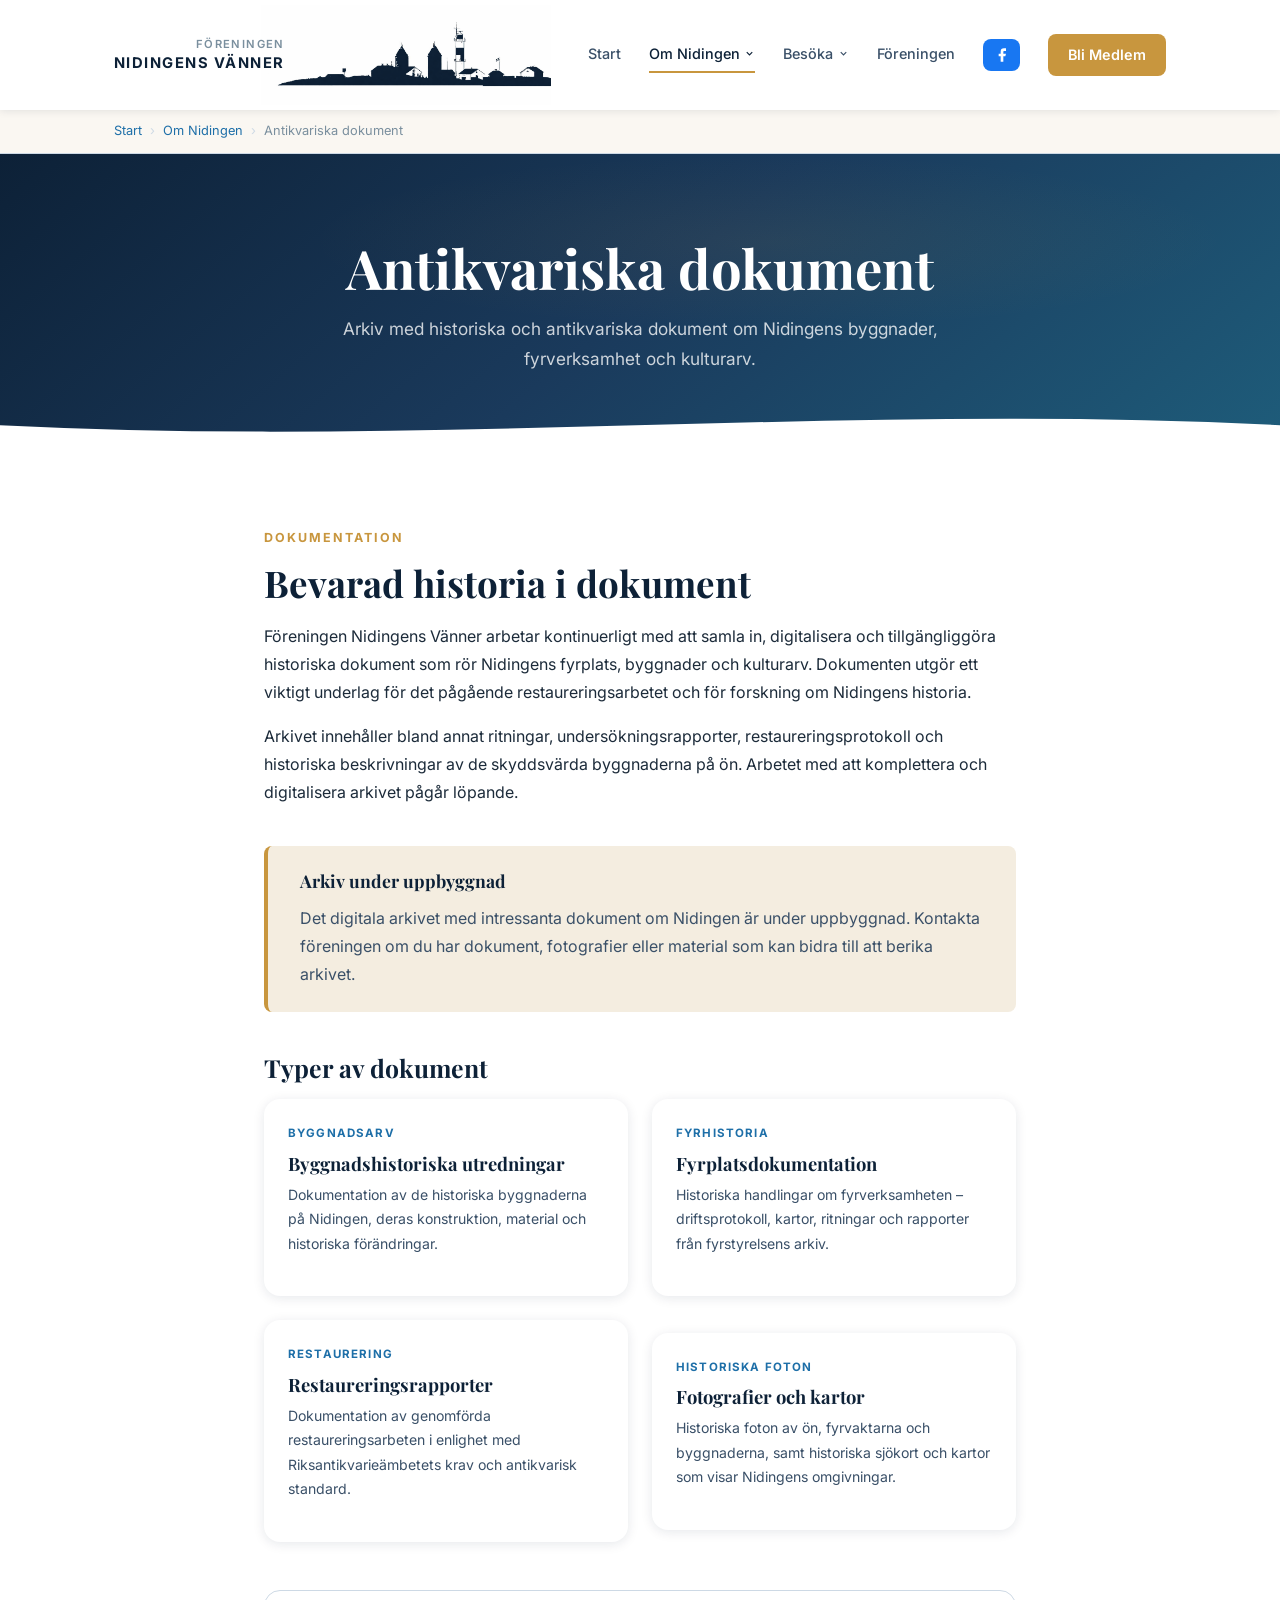
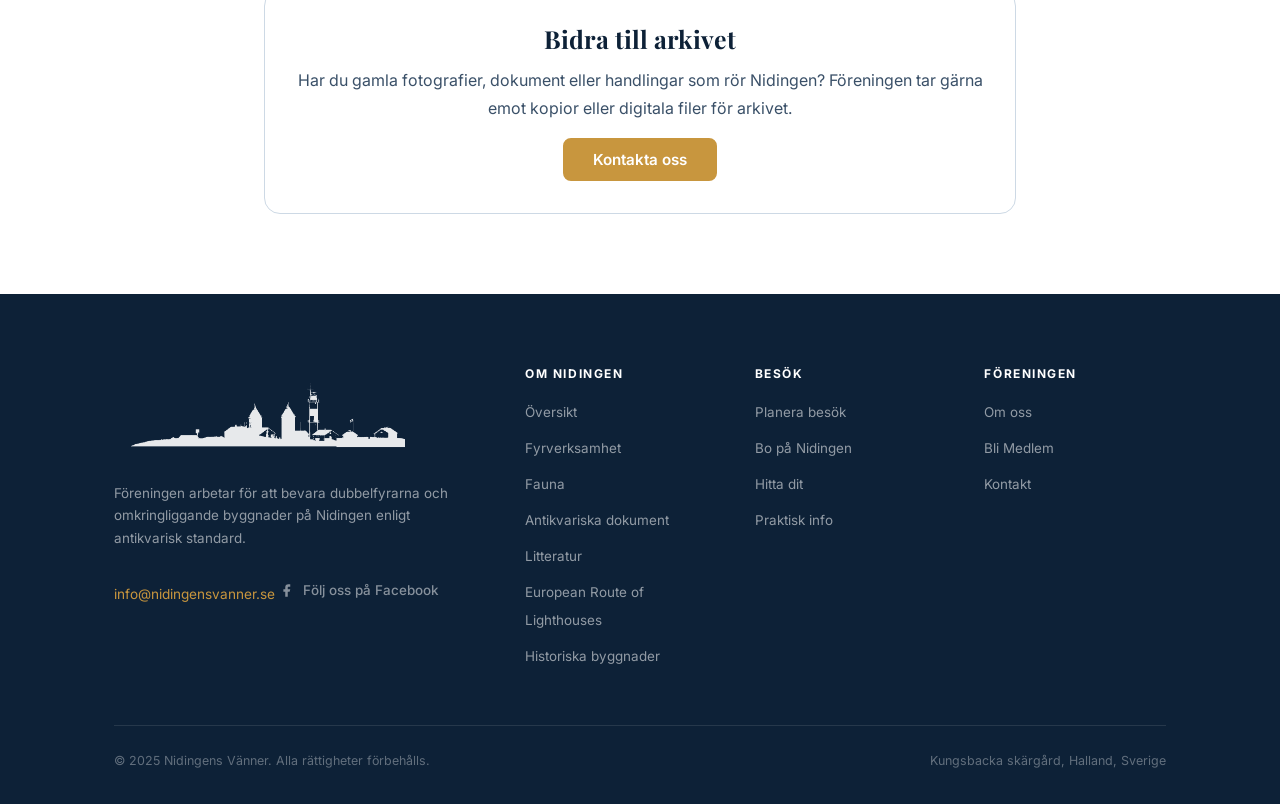
<file: antikvariska.html>
<!DOCTYPE html>
<html lang="sv">
<head>
  <meta charset="UTF-8">
  <meta name="viewport" content="width=device-width, initial-scale=1.0">
  <title>Antikvariska dokument – Om Nidingen – Nidingens Vänner</title>
  <link rel="preconnect" href="https://fonts.googleapis.com">
  <link rel="preconnect" href="https://fonts.gstatic.com" crossorigin>
  <link href="https://fonts.googleapis.com/css2?family=Playfair+Display:wght@400;600;700&family=Inter:wght@300;400;500;600;700&display=swap" rel="stylesheet">
  <link rel="stylesheet" href="style.css">
</head>
<body>

  <!-- Header -->
  <header class="header">
    <div class="header-inner">
      <a href="index.html" class="logo">
        <img src="Nidingens Vänner Logo.png" alt="Nidingens Vänner" class="logo-img">
        <div class="logo-name"><span class="logo-name-top">Föreningen</span><span class="logo-name-bot">Nidingens Vänner</span></div>
      </a>
      <button class="nav-toggle" aria-label="Öppna meny"
              onclick="this.closest('.header').querySelector('.nav-menu').classList.toggle('open')">
        <span></span><span></span><span></span>
      </button>
      <nav class="nav-menu" role="navigation">
        <a href="index.html">Start</a>
        <div class="nav-dropdown">
          <a href="om-nidingen.html" class="nav-dropdown-trigger active">Om Nidingen <svg class="chevron" width="11" height="11" viewBox="0 0 24 24" fill="none" stroke="currentColor" stroke-width="2.5"><polyline points="6 9 12 15 18 9"/></svg></a>
          <div class="nav-dropdown-menu">
            <a href="om-nidingen.html">Översikt</a>
            <a href="fyrverksamhet.html">Fyrverksamhet</a>
            <a href="fauna.html">Fauna</a>
            <a href="antikvariska.html" style="font-weight:600; color:var(--navy) !important;">Antikvariska dokument</a>
            <a href="litteratur.html">Litteratur</a>
            <a href="er-ol.html">European Route of Lighthouses</a>
            <a href="byggnader.html">Historiska byggnader</a>
          </div>
        </div>
        <div class="nav-dropdown">
          <a href="besoka.html" class="nav-dropdown-trigger">Besöka <svg class="chevron" width="11" height="11" viewBox="0 0 24 24" fill="none" stroke="currentColor" stroke-width="2.5"><polyline points="6 9 12 15 18 9"/></svg></a>
          <div class="nav-dropdown-menu">
            <a href="besoka.html">Planera ditt besök</a>
            <a href="med-egen-bat.html">Med egen båt</a>
            <a href="bo-pa-nidingen.html">Bo på Nidingen</a>
            </div>
        </div>
        <a href="foreningen.html">Föreningen</a>
        <a href="https://www.facebook.com/NidingensVanner" target="_blank" rel="noopener" class="nav-cta nav-cta--fb" aria-label="Följ oss på Facebook"><svg width="16" height="16" viewBox="0 0 24 24" fill="currentColor"><path d="M18 2h-3a5 5 0 00-5 5v3H7v4h3v8h4v-8h3l1-4h-4V7a1 1 0 011-1h3z"/></svg></a>
        <a href="foreningen.html#bli-medlem" class="nav-cta">Bli Medlem</a>
      </nav>
    </div>
  </header>

  <!-- Brödsmulor -->
  <nav class="breadcrumb">
    <div class="breadcrumb-inner">
      <a href="index.html">Start</a>
      <span class="breadcrumb-sep">›</span>
      <a href="om-nidingen.html">Om Nidingen</a>
      <span class="breadcrumb-sep">›</span>
      <span>Antikvariska dokument</span>
    </div>
  </nav>

  <!-- ===== SIDHERO ===== -->
  <div class="page-hero">
    <div class="page-hero-content">
      <h1>Antikvariska dokument</h1>
      <p>Arkiv med historiska och antikvariska dokument om Nidingens byggnader, fyrverksamhet och kulturarv.</p>
    </div>
    <div class="page-hero-wave">
      <svg viewBox="0 0 1440 50" xmlns="http://www.w3.org/2000/svg" preserveAspectRatio="none">
        <path d="M0,25 C480,50 960,0 1440,25 L1440,50 L0,50 Z" fill="#ffffff"/>
      </svg>
    </div>
  </div>

  <!-- ===== INTRO ===== -->
  <section class="section">
    <div class="container" style="max-width:800px; margin:0 auto;">
      <span class="eyebrow">Dokumentation</span>
      <h2>Bevarad historia i dokument</h2>
      <p>
        Föreningen Nidingens Vänner arbetar kontinuerligt med att samla in, digitalisera och
        tillgängliggöra historiska dokument som rör Nidingens fyrplats, byggnader och kulturarv.
        Dokumenten utgör ett viktigt underlag för det pågående restaureringsarbetet och för
        forskning om Nidingens historia.
      </p>
      <p>
        Arkivet innehåller bland annat ritningar, undersökningsrapporter, restaureringsprotokoll
        och historiska beskrivningar av de skyddsvärda byggnaderna på ön. Arbetet med att
        komplettera och digitalisera arkivet pågår löpande.
      </p>

      <div style="background:var(--sand); border-left:4px solid var(--gold); border-radius:var(--radius); padding:1.5rem 2rem; margin:2.5rem 0;">
        <h3 style="margin-top:0; font-size:1.1rem;">Arkiv under uppbyggnad</h3>
        <p style="margin-bottom:0; color:var(--text-mid);">
          Det digitala arkivet med intressanta dokument om Nidingen är under uppbyggnad.
          Kontakta föreningen om du har dokument, fotografier eller material som kan
          bidra till att berika arkivet.
        </p>
      </div>

      <h3>Typer av dokument</h3>
      <div class="grid-2" style="gap:1.5rem; margin-top:1rem;">
        <div class="card">
          <div class="card-body">
            <span class="card-tag">Byggnadsarv</span>
            <h3>Byggnadshistoriska utredningar</h3>
            <p>Dokumentation av de historiska byggnaderna på Nidingen, deras konstruktion, material och historiska förändringar.</p>
          </div>
        </div>
        <div class="card">
          <div class="card-body">
            <span class="card-tag">Fyrhistoria</span>
            <h3>Fyrplatsdokumentation</h3>
            <p>Historiska handlingar om fyrverksamheten – driftsprotokoll, kartor, ritningar och rapporter från fyrstyrelsens arkiv.</p>
          </div>
        </div>
        <div class="card">
          <div class="card-body">
            <span class="card-tag">Restaurering</span>
            <h3>Restaureringsrapporter</h3>
            <p>Dokumentation av genomförda restaureringsarbeten i enlighet med Riksantikvarieämbetets krav och antikvarisk standard.</p>
          </div>
        </div>
        <div class="card">
          <div class="card-body">
            <span class="card-tag">Historiska foton</span>
            <h3>Fotografier och kartor</h3>
            <p>Historiska foton av ön, fyrvaktarna och byggnaderna, samt historiska sjökort och kartor som visar Nidingens omgivningar.</p>
          </div>
        </div>
      </div>

      <div style="margin-top:3rem; padding:2rem; background:var(--white); border:1px solid var(--border); border-radius:var(--radius-lg); text-align:center;">
        <h3 style="margin-top:0;">Bidra till arkivet</h3>
        <p style="color:var(--text-mid);">
          Har du gamla fotografier, dokument eller handlingar som rör Nidingen?
          Föreningen tar gärna emot kopior eller digitala filer för arkivet.
        </p>
        <a href="mailto:info@nidingensvanner.se" class="btn btn-primary">Kontakta oss</a>
      </div>
    </div>
  </section>

  <!-- ===== SIDFOT ===== -->
  <footer class="footer">
    <div class="container">
      <div class="footer-grid">
        <div class="footer-brand">
          <a href="index.html" class="footer-logo">
            <img src="Nidingens Vänner Logo white.png" alt="Nidingens Vänner" class="footer-logo-img">
          </a>
          <p>Föreningen arbetar för att bevara dubbelfyrarna och omkringliggande byggnader på Nidingen enligt antikvarisk standard.</p>
          <a href="mailto:info@nidingensvanner.se" style="color:var(--gold); font-size:0.85rem;">info@nidingensvanner.se</a>
          <a href="https://www.facebook.com/NidingensVanner" target="_blank" rel="noopener" class="fb-link">
            <svg width="15" height="15" viewBox="0 0 24 24" fill="currentColor"><path d="M18 2h-3a5 5 0 00-5 5v3H7v4h3v8h4v-8h3l1-4h-4V7a1 1 0 011-1h3z"/></svg>
            Följ oss på Facebook
          </a>
        </div>
        <div class="footer-col">
          <h4>Om Nidingen</h4>
          <ul>
            <li><a href="om-nidingen.html">Översikt</a></li>
            <li><a href="fyrverksamhet.html">Fyrverksamhet</a></li>
            <li><a href="fauna.html">Fauna</a></li>
            <li><a href="antikvariska.html">Antikvariska dokument</a></li>
            <li><a href="litteratur.html">Litteratur</a></li>
            <li><a href="er-ol.html">European Route of Lighthouses</a></li>
            <li><a href="byggnader.html">Historiska byggnader</a></li>
          </ul>
        </div>
        <div class="footer-col">
          <h4>Besök</h4>
          <ul>
            <li><a href="besoka.html">Planera besök</a></li>
            <li><a href="bo-pa-nidingen.html">Bo på Nidingen</a></li>
            <li><a href="besoka.html#hitta">Hitta dit</a></li>
            <li><a href="besoka.html#praktiskt">Praktisk info</a></li>
          </ul>
        </div>
        <div class="footer-col">
          <h4>Föreningen</h4>
          <ul>
            <li><a href="foreningen.html">Om oss</a></li>
            <li><a href="foreningen.html#bli-medlem">Bli Medlem</a></li>
            <li><a href="foreningen.html#kontakt">Kontakt</a></li>
          </ul>
        </div>
      </div>
      <div class="footer-bottom">
        <span>© 2025 Nidingens Vänner. Alla rättigheter förbehålls.</span>
        <span>Kungsbacka skärgård, Halland, Sverige</span>
      </div>
    </div>
  </footer>

</body>
</html>
</file>
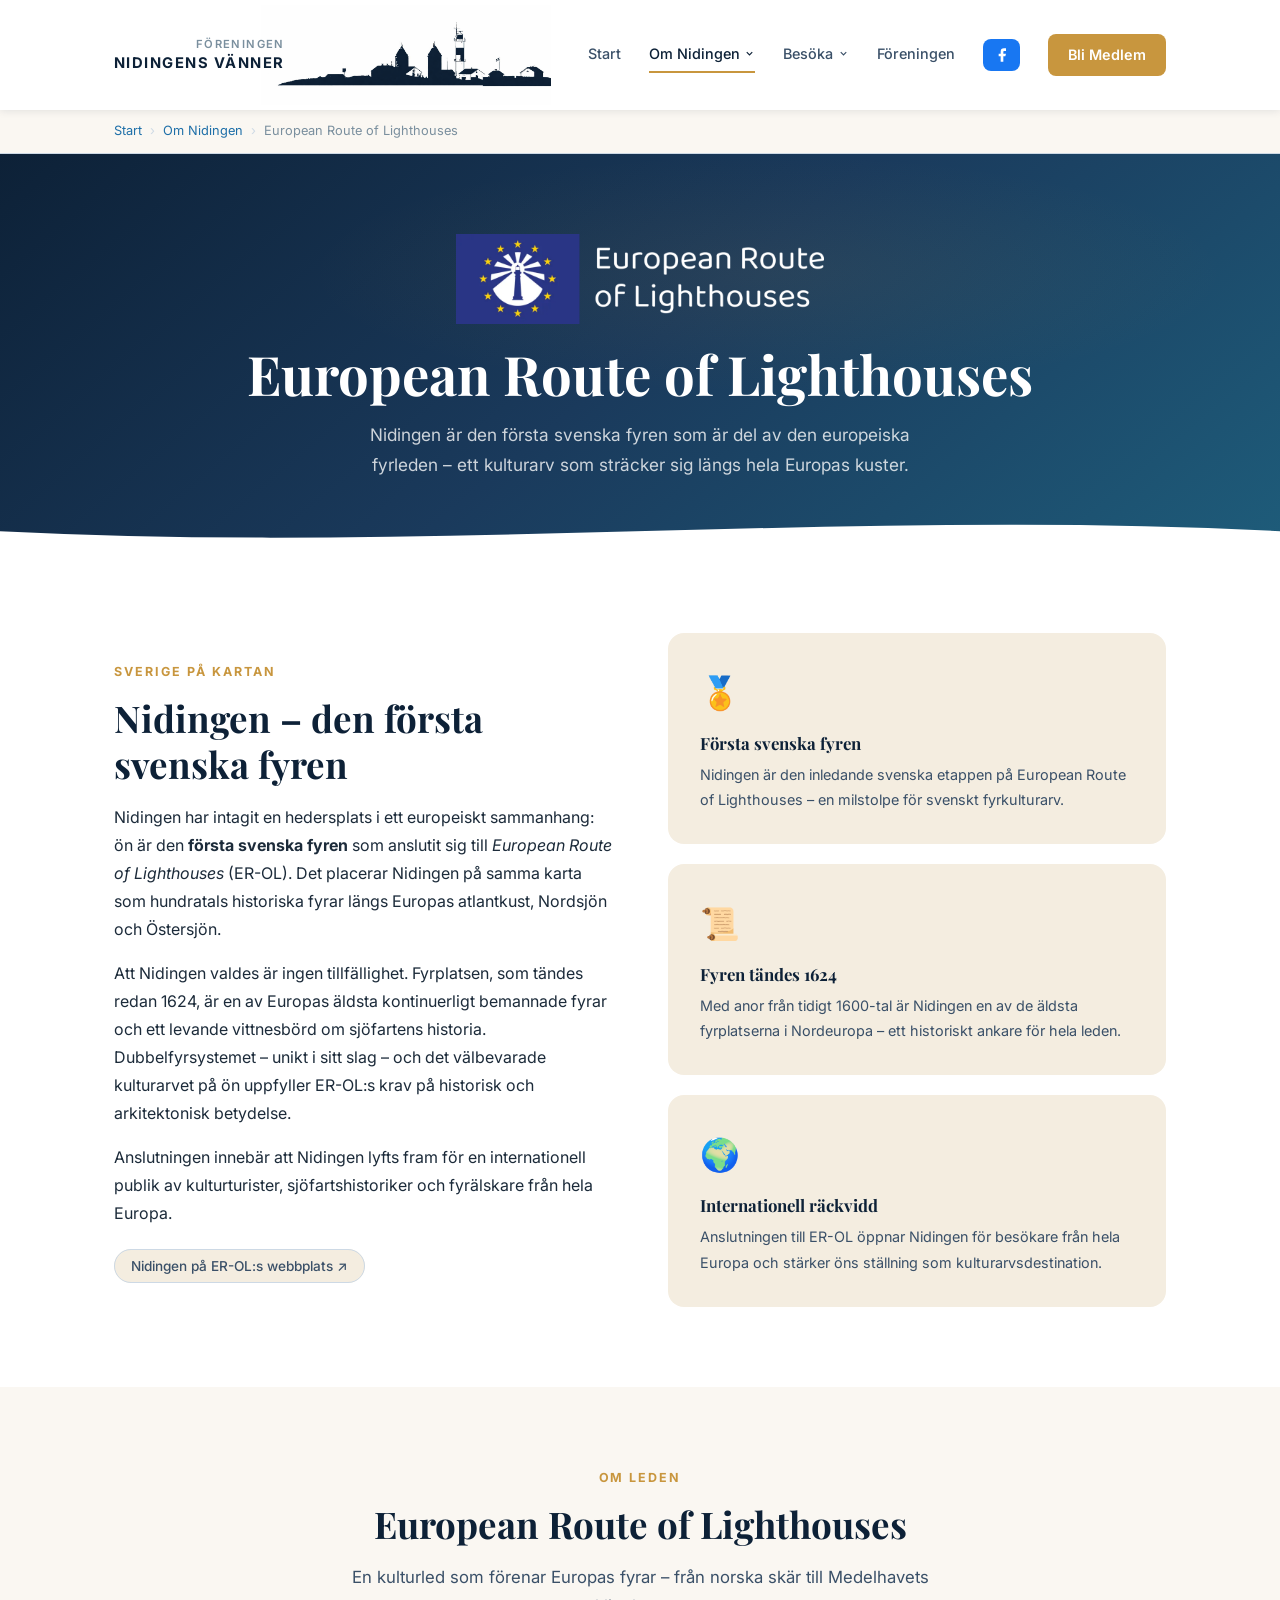
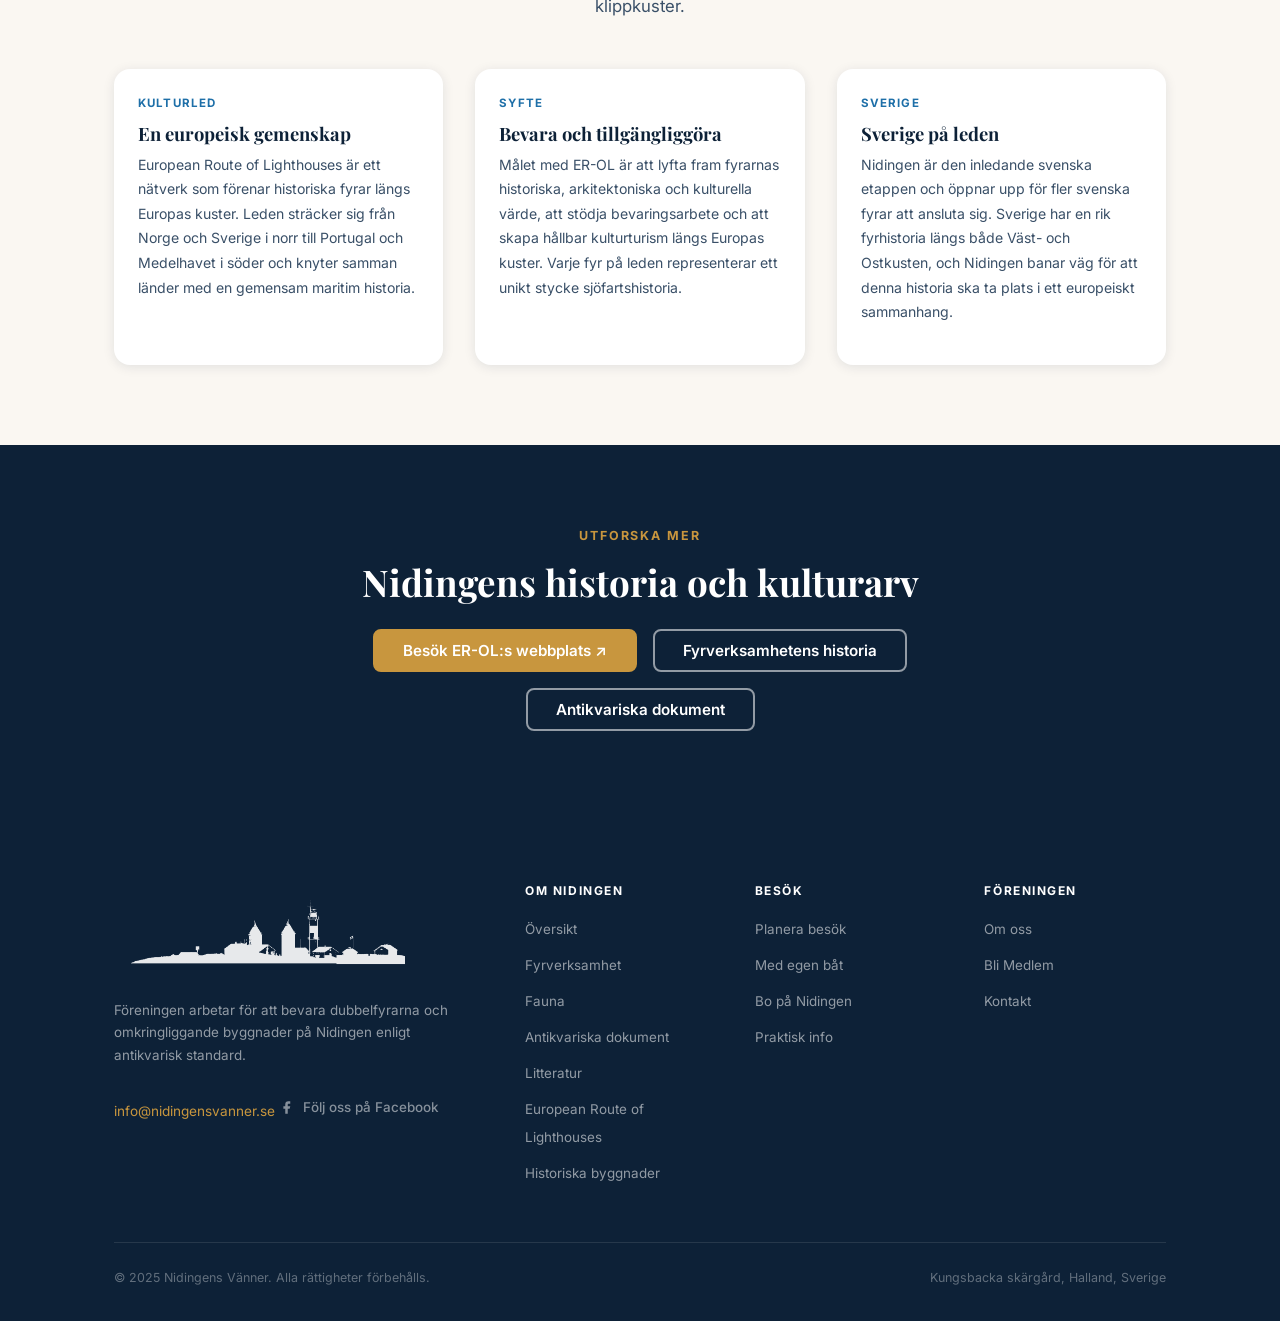
<file: er-ol.html>
<!DOCTYPE html>
<html lang="sv">
<head>
  <meta charset="UTF-8">
  <meta name="viewport" content="width=device-width, initial-scale=1.0">
  <title>European Route of Lighthouses – Om Nidingen – Nidingens Vänner</title>
  <link rel="preconnect" href="https://fonts.googleapis.com">
  <link rel="preconnect" href="https://fonts.gstatic.com" crossorigin>
  <link href="https://fonts.googleapis.com/css2?family=Playfair+Display:wght@400;600;700&family=Inter:wght@300;400;500;600;700&display=swap" rel="stylesheet">
  <link rel="stylesheet" href="style.css">
</head>
<body>

  <!-- Header -->
  <header class="header">
    <div class="header-inner">
      <a href="index.html" class="logo">
        <img src="Nidingens Vänner Logo.png" alt="Nidingens Vänner" class="logo-img">
        <div class="logo-name"><span class="logo-name-top">Föreningen</span><span class="logo-name-bot">Nidingens Vänner</span></div>
      </a>
      <button class="nav-toggle" aria-label="Öppna meny"
              onclick="this.closest('.header').querySelector('.nav-menu').classList.toggle('open')">
        <span></span><span></span><span></span>
      </button>
      <nav class="nav-menu" role="navigation">
        <a href="index.html">Start</a>
        <div class="nav-dropdown">
          <a href="om-nidingen.html" class="nav-dropdown-trigger active">Om Nidingen <svg class="chevron" width="11" height="11" viewBox="0 0 24 24" fill="none" stroke="currentColor" stroke-width="2.5"><polyline points="6 9 12 15 18 9"/></svg></a>
          <div class="nav-dropdown-menu">
            <a href="om-nidingen.html">Översikt</a>
            <a href="fyrverksamhet.html">Fyrverksamhet</a>
            <a href="fauna.html">Fauna</a>
            <a href="antikvariska.html">Antikvariska dokument</a>
            <a href="litteratur.html">Litteratur</a>
            <a href="er-ol.html" style="font-weight:600; color:var(--navy) !important;">European Route of Lighthouses</a>
          </div>
        </div>
        <div class="nav-dropdown">
          <a href="besoka.html" class="nav-dropdown-trigger">Besöka <svg class="chevron" width="11" height="11" viewBox="0 0 24 24" fill="none" stroke="currentColor" stroke-width="2.5"><polyline points="6 9 12 15 18 9"/></svg></a>
          <div class="nav-dropdown-menu">
            <a href="besoka.html">Planera ditt besök</a>
            <a href="med-egen-bat.html">Med egen båt</a>
            <a href="bo-pa-nidingen.html">Bo på Nidingen</a>
            </div>
        </div>
        <a href="foreningen.html">Föreningen</a>
        <a href="https://www.facebook.com/NidingensVanner" target="_blank" rel="noopener" class="nav-cta nav-cta--fb" aria-label="Följ oss på Facebook"><svg width="16" height="16" viewBox="0 0 24 24" fill="currentColor"><path d="M18 2h-3a5 5 0 00-5 5v3H7v4h3v8h4v-8h3l1-4h-4V7a1 1 0 011-1h3z"/></svg></a>
        <a href="foreningen.html#bli-medlem" class="nav-cta">Bli Medlem</a>
      </nav>
    </div>
  </header>

  <!-- Brödsmulor -->
  <nav class="breadcrumb">
    <div class="breadcrumb-inner">
      <a href="index.html">Start</a>
      <span class="breadcrumb-sep">›</span>
      <a href="om-nidingen.html">Om Nidingen</a>
      <span class="breadcrumb-sep">›</span>
      <span>European Route of Lighthouses</span>
    </div>
  </nav>

  <!-- ===== SIDHERO ===== -->
  <div class="page-hero">
    <div class="page-hero-content">
      <img src="EuropeanRouteLogo.webp" alt="European Route of Lighthouses logo" style="height:90px; width:auto; display:block; margin:0 auto 1rem;">
      <h1>European Route of Lighthouses</h1>
      <p>Nidingen är den första svenska fyren som är del av den europeiska fyrleden – ett kulturarv som sträcker sig längs hela Europas kuster.</p>
    </div>
    <div class="page-hero-wave">
      <svg viewBox="0 0 1440 50" xmlns="http://www.w3.org/2000/svg" preserveAspectRatio="none">
        <path d="M0,25 C480,50 960,0 1440,25 L1440,50 L0,50 Z" fill="#ffffff"/>
      </svg>
    </div>
  </div>

  <!-- ===== NIDINGEN OCH ER-OL ===== -->
  <section class="section">
    <div class="container">
      <div class="grid-2">
        <div>
          <span class="eyebrow">Sverige på kartan</span>
          <h2>Nidingen – den första svenska fyren</h2>
          <p>
            Nidingen har intagit en hedersplats i ett europeiskt sammanhang: ön är den
            <strong>första svenska fyren</strong> som anslutit sig till <em>European Route
            of Lighthouses</em> (ER-OL). Det placerar Nidingen på samma karta som hundratals
            historiska fyrar längs Europas atlantkust, Nordsjön och Östersjön.
          </p>
          <p>
            Att Nidingen valdes är ingen tillfällighet. Fyrplatsen, som tändes redan 1624,
            är en av Europas äldsta kontinuerligt bemannade fyrar och ett levande vittnesbörd
            om sjöfartens historia. Dubbelfyrsystemet – unikt i sitt slag – och det välbevarade
            kulturarvet på ön uppfyller ER-OL:s krav på historisk och arkitektonisk betydelse.
          </p>
          <p>
            Anslutningen innebär att Nidingen lyfts fram för en internationell publik av
            kulturturister, sjöfartshistoriker och fyrälskare från hela Europa.
          </p>
          <div style="margin-top:1.5rem;">
            <a href="https://er-ol.eu/explore/countries/sweden" target="_blank" rel="noopener" class="partner-pill">Nidingen på ER-OL:s webbplats ↗</a>
          </div>
        </div>
        <div style="display:flex; flex-direction:column; gap:1.25rem;">
          <div style="background:var(--sand); border-radius:var(--radius-lg); padding:2rem;">
            <div style="font-size:2rem; margin-bottom:0.75rem;">🏅</div>
            <h3 style="margin:0 0 0.5rem; font-size:1.05rem;">Första svenska fyren</h3>
            <p style="margin:0; font-size:0.9rem; color:var(--text-mid);">Nidingen är den inledande svenska etappen på European Route of Lighthouses – en milstolpe för svenskt fyrkulturarv.</p>
          </div>
          <div style="background:var(--sand); border-radius:var(--radius-lg); padding:2rem;">
            <div style="font-size:2rem; margin-bottom:0.75rem;">📜</div>
            <h3 style="margin:0 0 0.5rem; font-size:1.05rem;">Fyren tändes 1624</h3>
            <p style="margin:0; font-size:0.9rem; color:var(--text-mid);">Med anor från tidigt 1600-tal är Nidingen en av de äldsta fyrplatserna i Nordeuropa – ett historiskt ankare för hela leden.</p>
          </div>
          <div style="background:var(--sand); border-radius:var(--radius-lg); padding:2rem;">
            <div style="font-size:2rem; margin-bottom:0.75rem;">🌍</div>
            <h3 style="margin:0 0 0.5rem; font-size:1.05rem;">Internationell räckvidd</h3>
            <p style="margin:0; font-size:0.9rem; color:var(--text-mid);">Anslutningen till ER-OL öppnar Nidingen för besökare från hela Europa och stärker öns ställning som kulturarvsdestination.</p>
          </div>
        </div>
      </div>
    </div>
  </section>

  <!-- ===== OM ER-OL ===== -->
  <section class="section section--sand">
    <div class="container">
      <div class="section-header">
        <span class="eyebrow">Om leden</span>
        <h2>European Route of Lighthouses</h2>
        <p>En kulturled som förenar Europas fyrar – från norska skär till Medelhavets klippkuster.</p>
      </div>
      <div class="grid-3">
        <div class="card">
          <div class="card-body">
            <span class="card-tag">Kulturled</span>
            <h3>En europeisk gemenskap</h3>
            <p>European Route of Lighthouses är ett nätverk som förenar historiska fyrar längs Europas kuster. Leden sträcker sig från Norge och Sverige i norr till Portugal och Medelhavet i söder och knyter samman länder med en gemensam maritim historia.</p>
          </div>
        </div>
        <div class="card">
          <div class="card-body">
            <span class="card-tag">Syfte</span>
            <h3>Bevara och tillgängliggöra</h3>
            <p>Målet med ER-OL är att lyfta fram fyrarnas historiska, arkitektoniska och kulturella värde, att stödja bevaringsarbete och att skapa hållbar kulturturism längs Europas kuster. Varje fyr på leden representerar ett unikt stycke sjöfartshistoria.</p>
          </div>
        </div>
        <div class="card">
          <div class="card-body">
            <span class="card-tag">Sverige</span>
            <h3>Sverige på leden</h3>
            <p>Nidingen är den inledande svenska etappen och öppnar upp för fler svenska fyrar att ansluta sig. Sverige har en rik fyrhistoria längs både Väst- och Ostkusten, och Nidingen banar väg för att denna historia ska ta plats i ett europeiskt sammanhang.</p>
          </div>
        </div>
      </div>
    </div>
  </section>

  <!-- ===== CTA ===== -->
  <section class="section section--dark">
    <div class="container" style="text-align:center; max-width:700px">
      <span class="eyebrow">Utforska mer</span>
      <h2>Nidingens historia och kulturarv</h2>
      <div style="display:flex; gap:1rem; justify-content:center; flex-wrap:wrap; margin-top:1.5rem;">
        <a href="https://er-ol.eu/" target="_blank" rel="noopener" class="btn btn-primary">Besök ER-OL:s webbplats ↗</a>
        <a href="fyrverksamhet.html" class="btn btn-outline-white">Fyrverksamhetens historia</a>
        <a href="antikvariska.html" class="btn btn-outline-white">Antikvariska dokument</a>
      </div>
    </div>
  </section>

  <!-- ===== SIDFOT ===== -->
  <footer class="footer">
    <div class="container">
      <div class="footer-grid">
        <div class="footer-brand">
          <a href="index.html" class="footer-logo">
            <img src="Nidingens Vänner Logo white.png" alt="Nidingens Vänner" class="footer-logo-img">
          </a>
          <p>Föreningen arbetar för att bevara dubbelfyrarna och omkringliggande byggnader på Nidingen enligt antikvarisk standard.</p>
          <a href="mailto:info@nidingensvanner.se" style="color:var(--gold); font-size:0.85rem;">info@nidingensvanner.se</a>
          <a href="https://www.facebook.com/NidingensVanner" target="_blank" rel="noopener" class="fb-link">
            <svg width="15" height="15" viewBox="0 0 24 24" fill="currentColor"><path d="M18 2h-3a5 5 0 00-5 5v3H7v4h3v8h4v-8h3l1-4h-4V7a1 1 0 011-1h3z"/></svg>
            Följ oss på Facebook
          </a>
        </div>
        <div class="footer-col">
          <h4>Om Nidingen</h4>
          <ul>
            <li><a href="om-nidingen.html">Översikt</a></li>
            <li><a href="fyrverksamhet.html">Fyrverksamhet</a></li>
            <li><a href="fauna.html">Fauna</a></li>
            <li><a href="antikvariska.html">Antikvariska dokument</a></li>
            <li><a href="litteratur.html">Litteratur</a></li>
            <li><a href="er-ol.html">European Route of Lighthouses</a></li>
            <li><a href="byggnader.html">Historiska byggnader</a></li>
          </ul>
        </div>
        <div class="footer-col">
          <h4>Besök</h4>
          <ul>
            <li><a href="besoka.html">Planera besök</a></li>
            <li><a href="med-egen-bat.html">Med egen båt</a></li>
            <li><a href="bo-pa-nidingen.html">Bo på Nidingen</a></li>
            <li><a href="besoka.html#praktiskt">Praktisk info</a></li>
          </ul>
        </div>
        <div class="footer-col">
          <h4>Föreningen</h4>
          <ul>
            <li><a href="foreningen.html">Om oss</a></li>
            <li><a href="foreningen.html#bli-medlem">Bli Medlem</a></li>
            <li><a href="foreningen.html#kontakt">Kontakt</a></li>
          </ul>
        </div>
      </div>
      <div class="footer-bottom">
        <span>© 2025 Nidingens Vänner. Alla rättigheter förbehålls.</span>
        <span>Kungsbacka skärgård, Halland, Sverige</span>
      </div>
    </div>
  </footer>

</body>
</html>
</file>
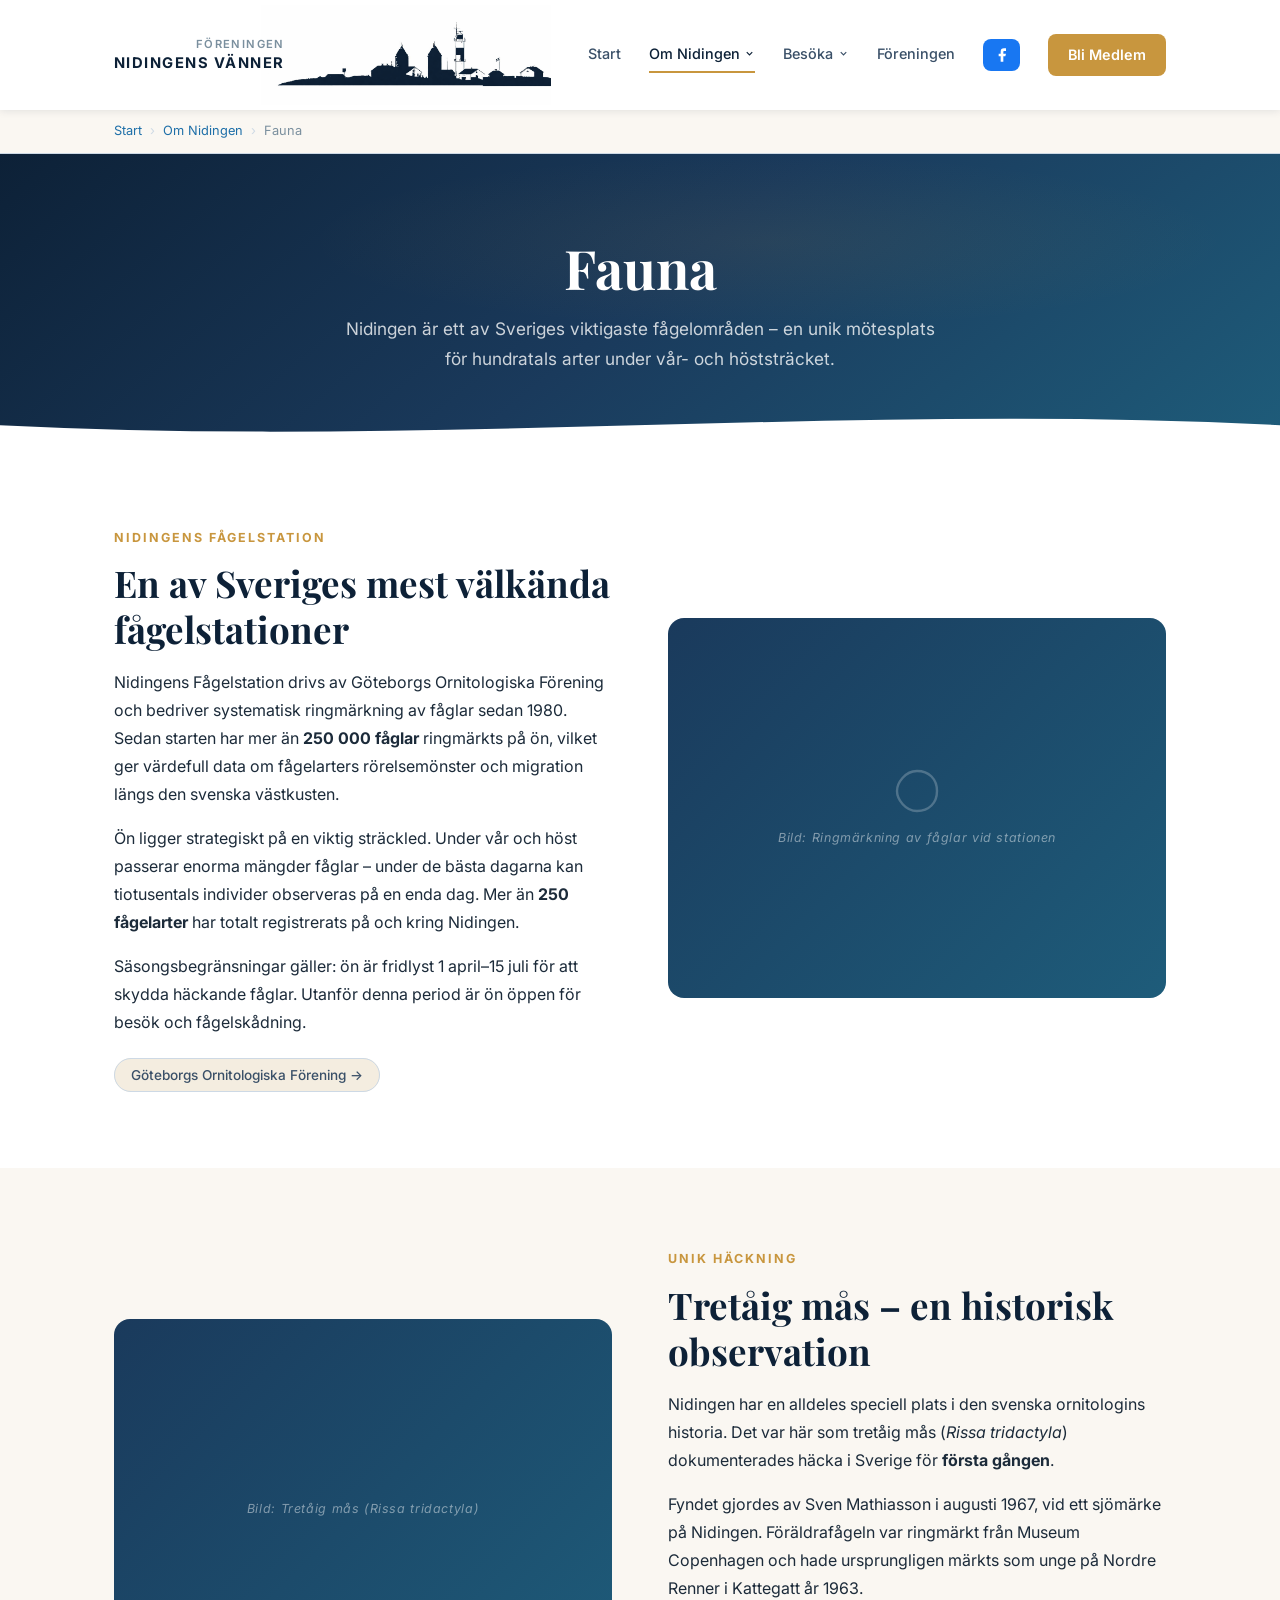
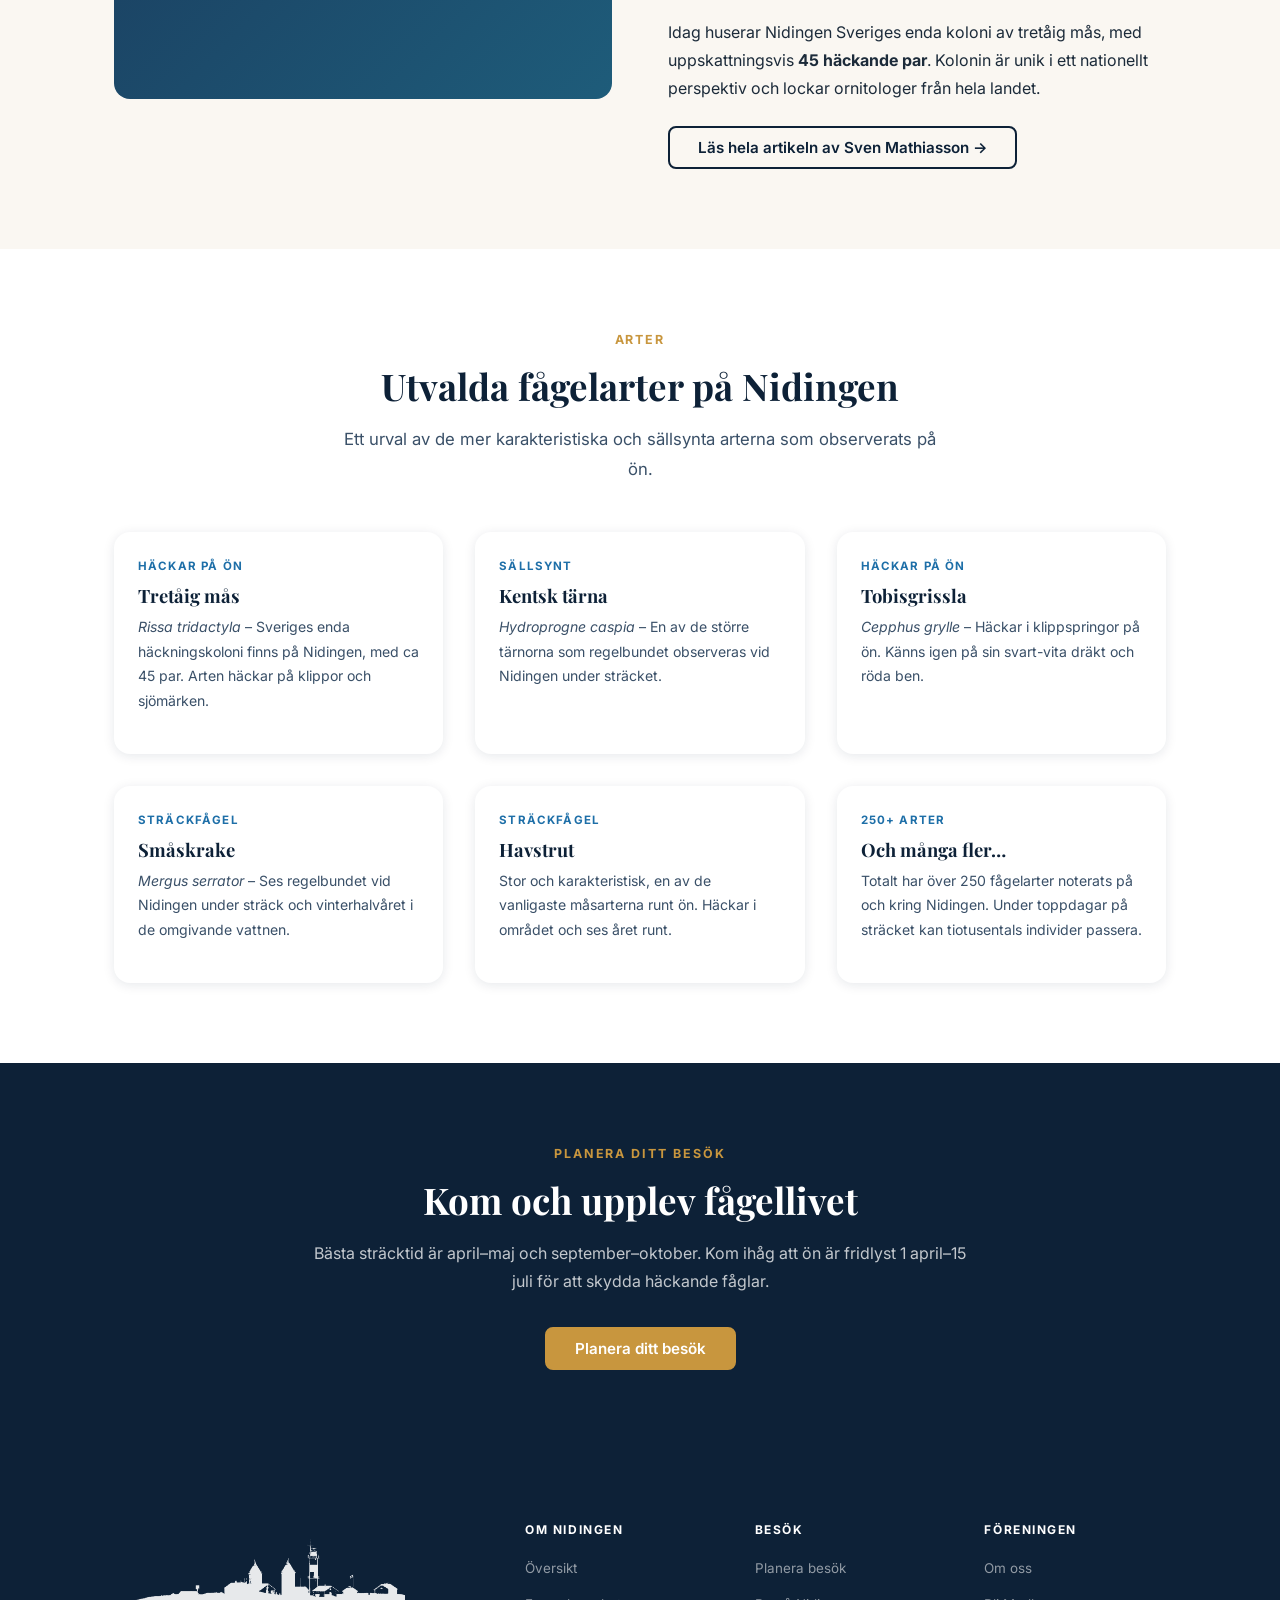
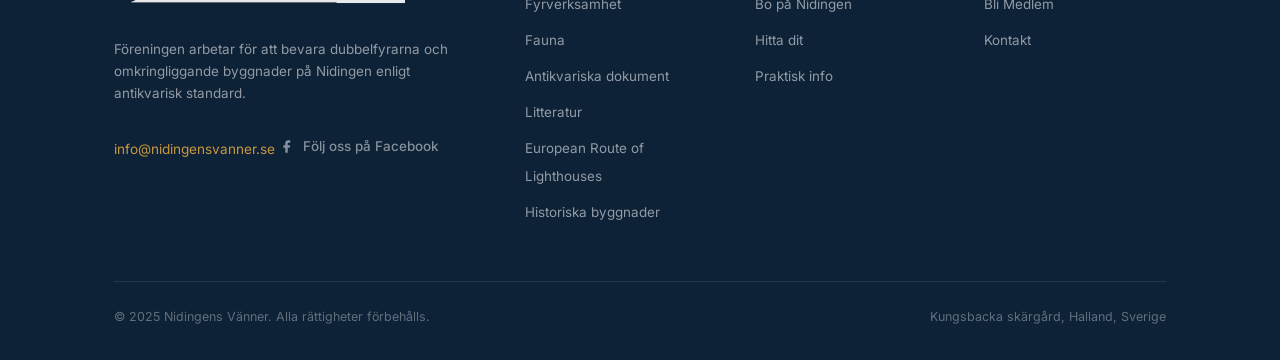
<file: fauna.html>
<!DOCTYPE html>
<html lang="sv">
<head>
  <meta charset="UTF-8">
  <meta name="viewport" content="width=device-width, initial-scale=1.0">
  <title>Fauna – Om Nidingen – Nidingens Vänner</title>
  <link rel="preconnect" href="https://fonts.googleapis.com">
  <link rel="preconnect" href="https://fonts.gstatic.com" crossorigin>
  <link href="https://fonts.googleapis.com/css2?family=Playfair+Display:wght@400;600;700&family=Inter:wght@300;400;500;600;700&display=swap" rel="stylesheet">
  <link rel="stylesheet" href="style.css">
</head>
<body>

  <!-- Header -->
  <header class="header">
    <div class="header-inner">
      <a href="index.html" class="logo">
        <img src="Nidingens Vänner Logo.png" alt="Nidingens Vänner" class="logo-img">
        <div class="logo-name"><span class="logo-name-top">Föreningen</span><span class="logo-name-bot">Nidingens Vänner</span></div>
      </a>
      <button class="nav-toggle" aria-label="Öppna meny"
              onclick="this.closest('.header').querySelector('.nav-menu').classList.toggle('open')">
        <span></span><span></span><span></span>
      </button>
      <nav class="nav-menu" role="navigation">
        <a href="index.html">Start</a>
        <div class="nav-dropdown">
          <a href="om-nidingen.html" class="nav-dropdown-trigger active">Om Nidingen <svg class="chevron" width="11" height="11" viewBox="0 0 24 24" fill="none" stroke="currentColor" stroke-width="2.5"><polyline points="6 9 12 15 18 9"/></svg></a>
          <div class="nav-dropdown-menu">
            <a href="om-nidingen.html">Översikt</a>
            <a href="fyrverksamhet.html">Fyrverksamhet</a>
            <a href="fauna.html" style="font-weight:600; color:var(--navy) !important;">Fauna</a>
            <a href="antikvariska.html">Antikvariska dokument</a>
            <a href="litteratur.html">Litteratur</a>
            <a href="er-ol.html">European Route of Lighthouses</a>
            <a href="byggnader.html">Historiska byggnader</a>
          </div>
        </div>
        <div class="nav-dropdown">
          <a href="besoka.html" class="nav-dropdown-trigger">Besöka <svg class="chevron" width="11" height="11" viewBox="0 0 24 24" fill="none" stroke="currentColor" stroke-width="2.5"><polyline points="6 9 12 15 18 9"/></svg></a>
          <div class="nav-dropdown-menu">
            <a href="besoka.html">Planera ditt besök</a>
            <a href="med-egen-bat.html">Med egen båt</a>
            <a href="bo-pa-nidingen.html">Bo på Nidingen</a>
            </div>
        </div>
        <a href="foreningen.html">Föreningen</a>
        <a href="https://www.facebook.com/NidingensVanner" target="_blank" rel="noopener" class="nav-cta nav-cta--fb" aria-label="Följ oss på Facebook"><svg width="16" height="16" viewBox="0 0 24 24" fill="currentColor"><path d="M18 2h-3a5 5 0 00-5 5v3H7v4h3v8h4v-8h3l1-4h-4V7a1 1 0 011-1h3z"/></svg></a>
        <a href="foreningen.html#bli-medlem" class="nav-cta">Bli Medlem</a>
      </nav>
    </div>
  </header>

  <!-- Brödsmulor -->
  <nav class="breadcrumb">
    <div class="breadcrumb-inner">
      <a href="index.html">Start</a>
      <span class="breadcrumb-sep">›</span>
      <a href="om-nidingen.html">Om Nidingen</a>
      <span class="breadcrumb-sep">›</span>
      <span>Fauna</span>
    </div>
  </nav>

  <!-- ===== SIDHERO ===== -->
  <div class="page-hero">
    <div class="page-hero-content">
      <h1>Fauna</h1>
      <p>Nidingen är ett av Sveriges viktigaste fågelområden – en unik mötesplats för hundratals arter under vår- och höststräcket.</p>
    </div>
    <div class="page-hero-wave">
      <svg viewBox="0 0 1440 50" xmlns="http://www.w3.org/2000/svg" preserveAspectRatio="none">
        <path d="M0,25 C480,50 960,0 1440,25 L1440,50 L0,50 Z" fill="#ffffff"/>
      </svg>
    </div>
  </div>

  <!-- ===== FÅGELSTATIONEN ===== -->
  <section class="section" id="fagelstation">
    <div class="container">
      <div class="grid-2">
        <div>
          <span class="eyebrow">Nidingens Fågelstation</span>
          <h2>En av Sveriges mest välkända fågelstationer</h2>
          <p>
            Nidingens Fågelstation drivs av Göteborgs Ornitologiska Förening och bedriver
            systematisk ringmärkning av fåglar sedan 1980. Sedan starten har mer än
            <strong>250 000 fåglar</strong> ringmärkts på ön, vilket ger värdefull data om
            fågelarters rörelsemönster och migration längs den svenska västkusten.
          </p>
          <p>
            Ön ligger strategiskt på en viktig sträckled. Under vår och höst passerar enorma
            mängder fåglar – under de bästa dagarna kan tiotusentals individer observeras
            på en enda dag. Mer än <strong>250 fågelarter</strong> har totalt registrerats
            på och kring Nidingen.
          </p>
          <p>
            Säsongsbegränsningar gäller: ön är fridlyst 1 april–15 juli för att skydda häckande fåglar.
            Utanför denna period är ön öppen för besök och fågelskådning.
          </p>
          <div style="margin-top:1.5rem;">
            <a href="https://www.gof.se" target="_blank" rel="noopener" class="partner-pill">Göteborgs Ornitologiska Förening →</a>
          </div>
        </div>
        <div class="img-ph" style="height:380px;">
          <svg width="48" height="48" viewBox="0 0 24 24" fill="none" stroke="currentColor" stroke-width="1.2">
            <path d="M12 2C6 2 2 8 2 12s4 10 10 10 10-4 10-10S18 2 12 2"/>
          </svg>
          <span>Bild: Ringmärkning av fåglar vid stationen</span>
        </div>
      </div>
    </div>
  </section>

  <!-- ===== TRETÅIG MÅS ===== -->
  <section class="section section--sand" id="tretåig-mas">
    <div class="container">
      <div class="grid-2">
        <div class="img-ph" style="height:380px;">
          <span>Bild: Tretåig mås (Rissa tridactyla)</span>
        </div>
        <div>
          <span class="eyebrow">Unik häckning</span>
          <h2>Tretåig mås – en historisk observation</h2>
          <p>
            Nidingen har en alldeles speciell plats i den svenska ornitologins historia.
            Det var här som tretåig mås (<em>Rissa tridactyla</em>) dokumenterades häcka
            i Sverige för <strong>första gången</strong>.
          </p>
          <p>
            Fyndet gjordes av Sven Mathiasson i augusti 1967, vid ett sjömärke på Nidingen.
            Föräldrafågeln var ringmärkt från Museum Copenhagen och hade ursprungligen
            märkts som unge på Nordre Renner i Kattegatt år 1963.
          </p>
          <p>
            Idag huserar Nidingen Sveriges enda koloni av tretåig mås, med uppskattningsvis
            <strong>45 häckande par</strong>. Kolonin är unik i ett nationellt perspektiv och
            lockar ornitologer från hela landet.
          </p>
          <div style="margin-top:1.5rem;">
            <a href="tretåig-mas.html" class="btn btn-outline-navy">Läs hela artikeln av Sven Mathiasson →</a>
          </div>
        </div>
      </div>
    </div>
  </section>

  <!-- ===== FÅGELARTER ===== -->
  <section class="section" id="arter">
    <div class="container">
      <div class="section-header">
        <span class="eyebrow">Arter</span>
        <h2>Utvalda fågelarter på Nidingen</h2>
        <p>Ett urval av de mer karakteristiska och sällsynta arterna som observerats på ön.</p>
      </div>
      <div class="grid-3">
        <div class="card">
          <div class="card-body">
            <span class="card-tag">Häckar på ön</span>
            <h3>Tretåig mås</h3>
            <p><em>Rissa tridactyla</em> – Sveriges enda häckningskoloni finns på Nidingen, med ca 45 par. Arten häckar på klippor och sjömärken.</p>
          </div>
        </div>
        <div class="card">
          <div class="card-body">
            <span class="card-tag">Sällsynt</span>
            <h3>Kentsk tärna</h3>
            <p><em>Hydroprogne caspia</em> – En av de större tärnorna som regelbundet observeras vid Nidingen under sträcket.</p>
          </div>
        </div>
        <div class="card">
          <div class="card-body">
            <span class="card-tag">Häckar på ön</span>
            <h3>Tobisgrissla</h3>
            <p><em>Cepphus grylle</em> – Häckar i klippspringor på ön. Känns igen på sin svart-vita dräkt och röda ben.</p>
          </div>
        </div>
        <div class="card">
          <div class="card-body">
            <span class="card-tag">Sträckfågel</span>
            <h3>Småskrake</h3>
            <p><em>Mergus serrator</em> – Ses regelbundet vid Nidingen under sträck och vinterhalvåret i de omgivande vattnen.</p>
          </div>
        </div>
        <div class="card">
          <div class="card-body">
            <span class="card-tag">Sträckfågel</span>
            <h3>Havstrut</h3>
            <p>Stor och karakteristisk, en av de vanligaste måsarterna runt ön. Häckar i området och ses året runt.</p>
          </div>
        </div>
        <div class="card">
          <div class="card-body">
            <span class="card-tag">250+ arter</span>
            <h3>Och många fler…</h3>
            <p>Totalt har över 250 fågelarter noterats på och kring Nidingen. Under toppdagar på sträcket kan tiotusentals individer passera.</p>
          </div>
        </div>
      </div>
    </div>
  </section>

  <!-- ===== CTA ===== -->
  <section class="section section--dark">
    <div class="container" style="text-align:center; max-width:700px">
      <span class="eyebrow">Planera ditt besök</span>
      <h2>Kom och upplev fågellivet</h2>
      <p style="color:rgba(255,255,255,0.75); margin-bottom:2rem;">
        Bästa sträcktid är april–maj och september–oktober. Kom ihåg att ön är fridlyst
        1 april–15 juli för att skydda häckande fåglar.
      </p>
      <div style="display:flex; gap:1rem; justify-content:center; flex-wrap:wrap;">
        <a href="besoka.html" class="btn btn-primary">Planera ditt besök</a>
      </div>
    </div>
  </section>

  <!-- ===== SIDFOT ===== -->
  <footer class="footer">
    <div class="container">
      <div class="footer-grid">
        <div class="footer-brand">
          <a href="index.html" class="footer-logo">
            <img src="Nidingens Vänner Logo white.png" alt="Nidingens Vänner" class="footer-logo-img">
          </a>
          <p>Föreningen arbetar för att bevara dubbelfyrarna och omkringliggande byggnader på Nidingen enligt antikvarisk standard.</p>
          <a href="mailto:info@nidingensvanner.se" style="color:var(--gold); font-size:0.85rem;">info@nidingensvanner.se</a>
          <a href="https://www.facebook.com/NidingensVanner" target="_blank" rel="noopener" class="fb-link">
            <svg width="15" height="15" viewBox="0 0 24 24" fill="currentColor"><path d="M18 2h-3a5 5 0 00-5 5v3H7v4h3v8h4v-8h3l1-4h-4V7a1 1 0 011-1h3z"/></svg>
            Följ oss på Facebook
          </a>
        </div>
        <div class="footer-col">
          <h4>Om Nidingen</h4>
          <ul>
            <li><a href="om-nidingen.html">Översikt</a></li>
            <li><a href="fyrverksamhet.html">Fyrverksamhet</a></li>
            <li><a href="fauna.html">Fauna</a></li>
            <li><a href="antikvariska.html">Antikvariska dokument</a></li>
            <li><a href="litteratur.html">Litteratur</a></li>
            <li><a href="er-ol.html">European Route of Lighthouses</a></li>
            <li><a href="byggnader.html">Historiska byggnader</a></li>
          </ul>
        </div>
        <div class="footer-col">
          <h4>Besök</h4>
          <ul>
            <li><a href="besoka.html">Planera besök</a></li>
            <li><a href="bo-pa-nidingen.html">Bo på Nidingen</a></li>
            <li><a href="besoka.html#hitta">Hitta dit</a></li>
            <li><a href="besoka.html#praktiskt">Praktisk info</a></li>
          </ul>
        </div>
        <div class="footer-col">
          <h4>Föreningen</h4>
          <ul>
            <li><a href="foreningen.html">Om oss</a></li>
            <li><a href="foreningen.html#bli-medlem">Bli Medlem</a></li>
            <li><a href="foreningen.html#kontakt">Kontakt</a></li>
          </ul>
        </div>
      </div>
      <div class="footer-bottom">
        <span>© 2025 Nidingens Vänner. Alla rättigheter förbehålls.</span>
        <span>Kungsbacka skärgård, Halland, Sverige</span>
      </div>
    </div>
  </footer>

</body>
</html>
</file>
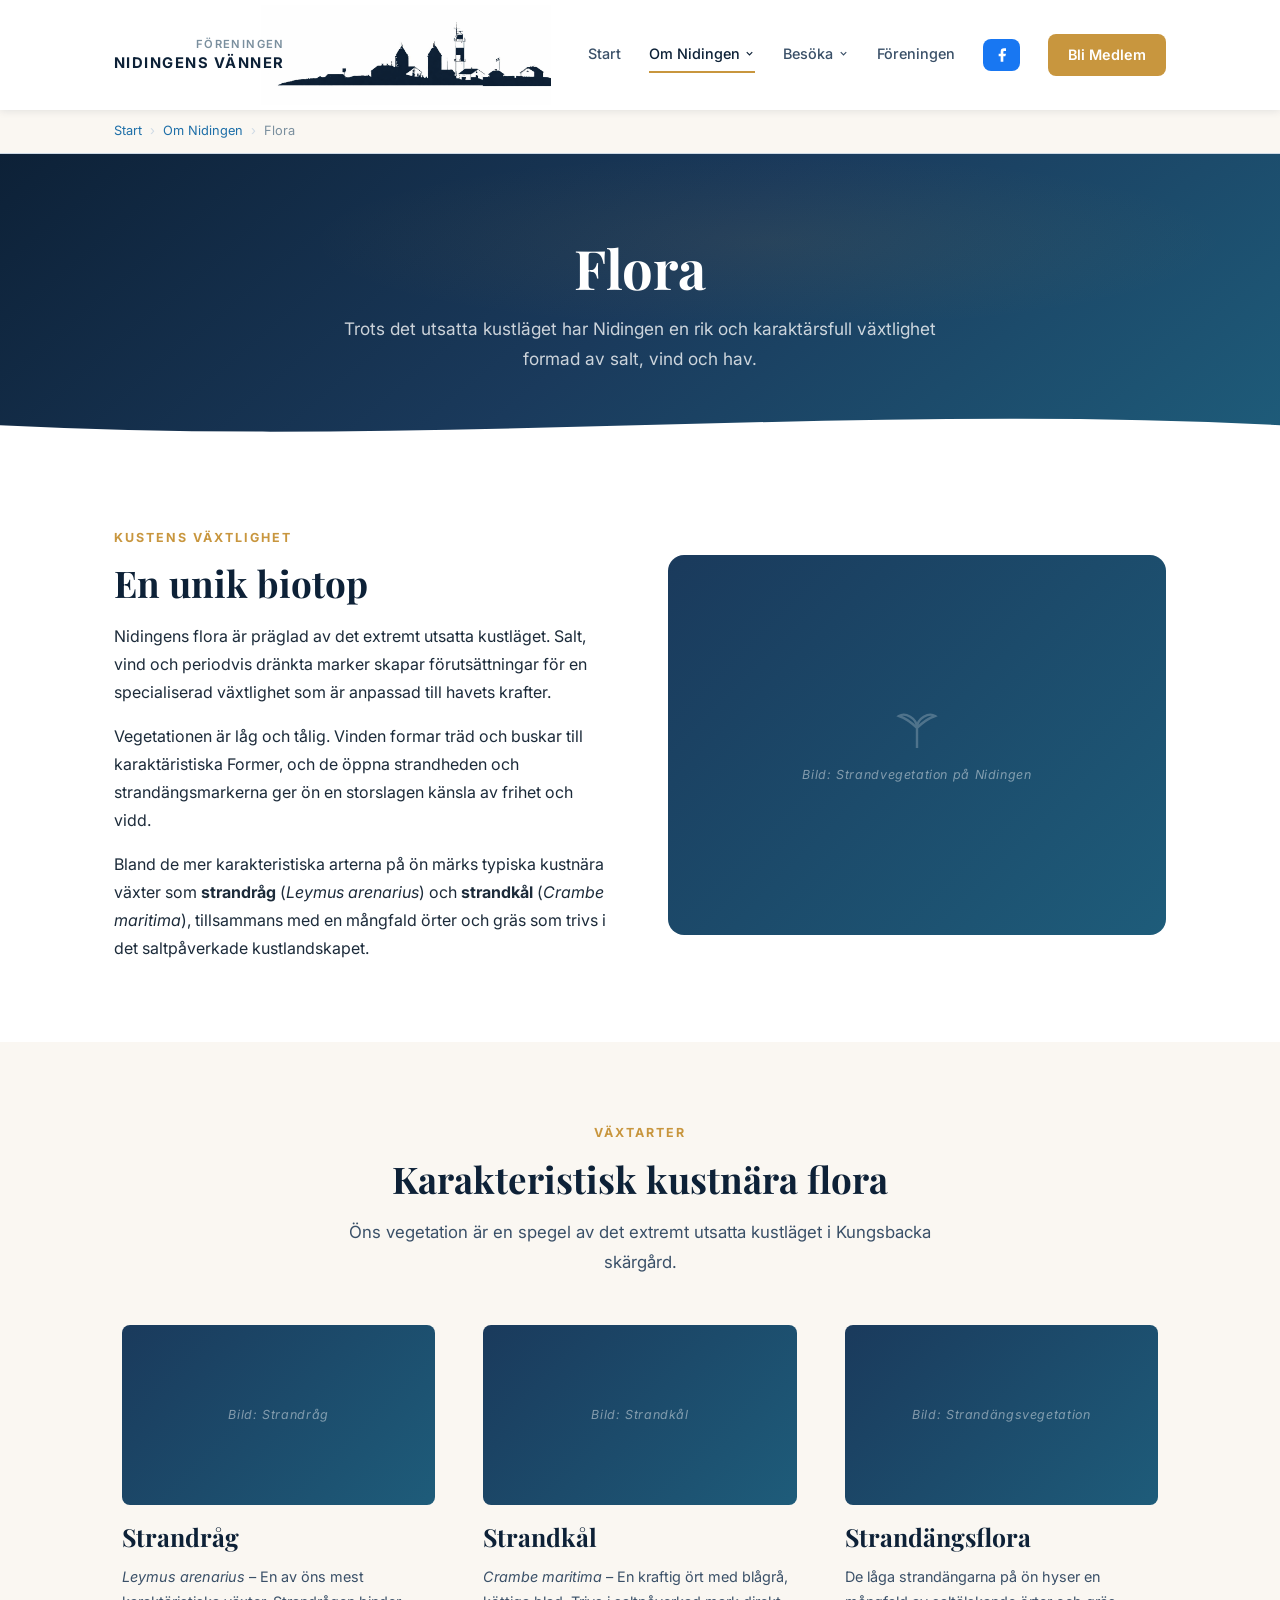
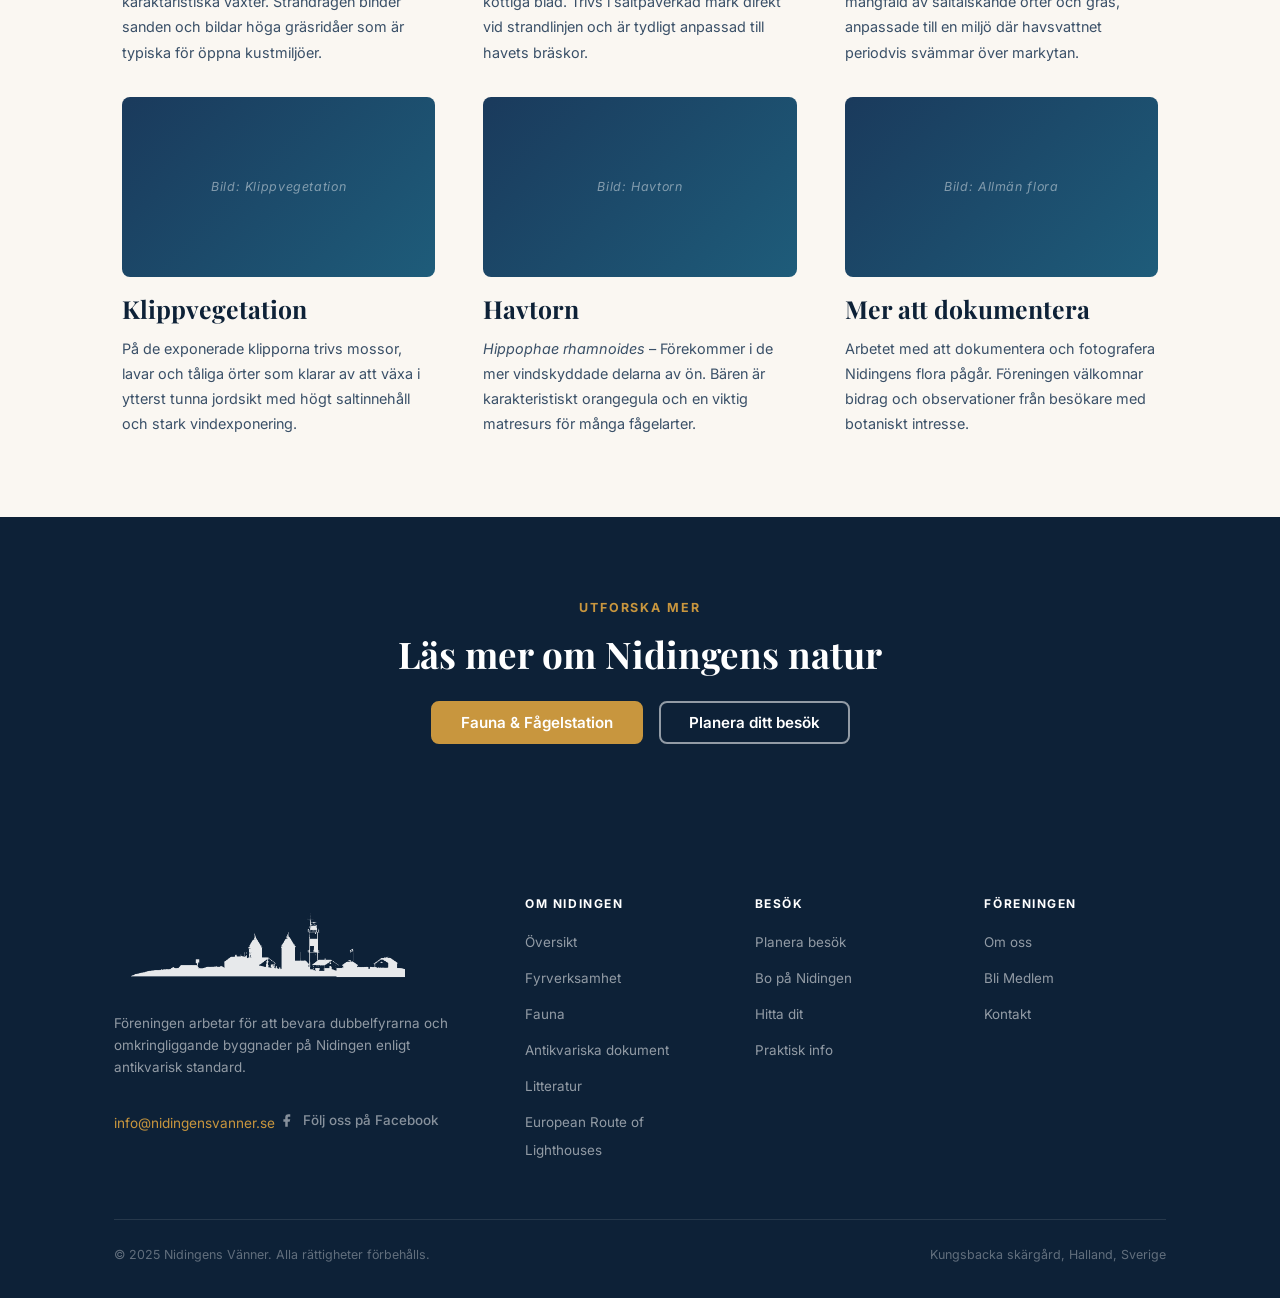
<file: flora.html>
<!DOCTYPE html>
<html lang="sv">
<head>
  <meta charset="UTF-8">
  <meta name="viewport" content="width=device-width, initial-scale=1.0">
  <title>Flora – Om Nidingen – Nidingens Vänner</title>
  <link rel="preconnect" href="https://fonts.googleapis.com">
  <link rel="preconnect" href="https://fonts.gstatic.com" crossorigin>
  <link href="https://fonts.googleapis.com/css2?family=Playfair+Display:wght@400;600;700&family=Inter:wght@300;400;500;600;700&display=swap" rel="stylesheet">
  <link rel="stylesheet" href="style.css">
</head>
<body>

  <!-- Header -->
  <header class="header">
    <div class="header-inner">
      <a href="index.html" class="logo">
        <img src="Nidingens Vänner Logo.png" alt="Nidingens Vänner" class="logo-img">
        <div class="logo-name"><span class="logo-name-top">Föreningen</span><span class="logo-name-bot">Nidingens Vänner</span></div>
      </a>
      <button class="nav-toggle" aria-label="Öppna meny"
              onclick="this.closest('.header').querySelector('.nav-menu').classList.toggle('open')">
        <span></span><span></span><span></span>
      </button>
      <nav class="nav-menu" role="navigation">
        <a href="index.html">Start</a>
        <div class="nav-dropdown">
          <a href="om-nidingen.html" class="nav-dropdown-trigger active">Om Nidingen <svg class="chevron" width="11" height="11" viewBox="0 0 24 24" fill="none" stroke="currentColor" stroke-width="2.5"><polyline points="6 9 12 15 18 9"/></svg></a>
          <div class="nav-dropdown-menu">
            <a href="om-nidingen.html">Översikt</a>
            <a href="fyrverksamhet.html">Fyrverksamhet</a>
            <a href="fauna.html">Fauna</a>
            <a href="antikvariska.html">Antikvariska dokument</a>
            <a href="litteratur.html">Litteratur</a>
            <a href="er-ol.html">European Route of Lighthouses</a>
          </div>
        </div>
        <div class="nav-dropdown">
          <a href="besoka.html" class="nav-dropdown-trigger">Besöka <svg class="chevron" width="11" height="11" viewBox="0 0 24 24" fill="none" stroke="currentColor" stroke-width="2.5"><polyline points="6 9 12 15 18 9"/></svg></a>
          <div class="nav-dropdown-menu">
            <a href="besoka.html">Planera ditt besök</a>
            <a href="med-egen-bat.html">Med egen båt</a>
            <a href="bo-pa-nidingen.html">Bo på Nidingen</a>
          </div>
        </div>
        <a href="foreningen.html">Föreningen</a>
        <a href="https://www.facebook.com/NidingensVanner" target="_blank" rel="noopener" class="nav-cta nav-cta--fb" aria-label="Följ oss på Facebook"><svg width="16" height="16" viewBox="0 0 24 24" fill="currentColor"><path d="M18 2h-3a5 5 0 00-5 5v3H7v4h3v8h4v-8h3l1-4h-4V7a1 1 0 011-1h3z"/></svg></a>
        <a href="foreningen.html#bli-medlem" class="nav-cta">Bli Medlem</a>
      </nav>
    </div>
  </header>

  <!-- Brödsmulor -->
  <nav class="breadcrumb">
    <div class="breadcrumb-inner">
      <a href="index.html">Start</a>
      <span class="breadcrumb-sep">›</span>
      <a href="om-nidingen.html">Om Nidingen</a>
      <span class="breadcrumb-sep">›</span>
      <span>Flora</span>
    </div>
  </nav>

  <!-- ===== SIDHERO ===== -->
  <div class="page-hero">
    <div class="page-hero-content">
      <h1>Flora</h1>
      <p>Trots det utsatta kustläget har Nidingen en rik och karaktärsfull växtlighet formad av salt, vind och hav.</p>
    </div>
    <div class="page-hero-wave">
      <svg viewBox="0 0 1440 50" xmlns="http://www.w3.org/2000/svg" preserveAspectRatio="none">
        <path d="M0,25 C480,50 960,0 1440,25 L1440,50 L0,50 Z" fill="#ffffff"/>
      </svg>
    </div>
  </div>

  <!-- ===== INTRO ===== -->
  <section class="section">
    <div class="container">
      <div class="grid-2">
        <div>
          <span class="eyebrow">Kustens växtlighet</span>
          <h2>En unik biotop</h2>
          <p>
            Nidingens flora är präglad av det extremt utsatta kustläget. Salt, vind och periodvis
            dränkta marker skapar förutsättningar för en specialiserad växtlighet som är anpassad
            till havets krafter.
          </p>
          <p>
            Vegetationen är låg och tålig. Vinden formar träd och buskar till karaktäristiska
            Former, och de öppna strandheden och strandängsmarkerna ger ön en storslagen känsla
            av frihet och vidd.
          </p>
          <p>
            Bland de mer karakteristiska arterna på ön märks typiska kustnära växter som
            <strong>strandråg</strong> (<em>Leymus arenarius</em>) och <strong>strandkål</strong>
            (<em>Crambe maritima</em>), tillsammans med en mångfald örter och gräs som trivs
            i det saltpåverkade kustlandskapet.
          </p>
        </div>
        <div class="img-ph" style="height:380px;">
          <svg width="48" height="48" viewBox="0 0 24 24" fill="none" stroke="currentColor" stroke-width="1.2">
            <path d="M12 22V12M12 12C12 7 6 4 3 6c3 1 6 3 9 6M12 12c0-5 6-8 9-6-3 1-6 3-9 6"/>
          </svg>
          <span>Bild: Strandvegetation på Nidingen</span>
        </div>
      </div>
    </div>
  </section>

  <!-- ===== UTVALDA ARTER ===== -->
  <section class="section section--sand" id="arter">
    <div class="container">
      <div class="section-header">
        <span class="eyebrow">Växtarter</span>
        <h2>Karakteristisk kustnära flora</h2>
        <p>Öns vegetation är en spegel av det extremt utsatta kustläget i Kungsbacka skärgård.</p>
      </div>
      <div class="grid-3">
        <div style="padding: 0 0.5rem;">
          <div class="img-ph" style="height:180px; margin-bottom:1rem; border-radius:var(--radius);">
            <span>Bild: Strandråg</span>
          </div>
          <h3>Strandråg</h3>
          <p style="color:var(--text-mid); font-size:0.9rem;">
            <em>Leymus arenarius</em> – En av öns mest karaktäristiska växter. Strandrågen
            binder sanden och bildar höga gräsridåer som är typiska för öppna kustmiljöer.
          </p>
        </div>
        <div style="padding: 0 0.5rem;">
          <div class="img-ph" style="height:180px; margin-bottom:1rem; border-radius:var(--radius);">
            <span>Bild: Strandkål</span>
          </div>
          <h3>Strandkål</h3>
          <p style="color:var(--text-mid); font-size:0.9rem;">
            <em>Crambe maritima</em> – En kraftig ört med blågrå, köttiga blad. Trivs i
            saltpåverkad mark direkt vid strandlinjen och är tydligt anpassad till havets bräskor.
          </p>
        </div>
        <div style="padding: 0 0.5rem;">
          <div class="img-ph" style="height:180px; margin-bottom:1rem; border-radius:var(--radius);">
            <span>Bild: Strandängsvegetation</span>
          </div>
          <h3>Strandängsflora</h3>
          <p style="color:var(--text-mid); font-size:0.9rem;">
            De låga strandängarna på ön hyser en mångfald av saltälskande örter och gräs,
            anpassade till en miljö där havsvattnet periodvis svämmar över markytan.
          </p>
        </div>
        <div style="padding: 0 0.5rem;">
          <div class="img-ph" style="height:180px; margin-bottom:1rem; border-radius:var(--radius);">
            <span>Bild: Klippvegetation</span>
          </div>
          <h3>Klippvegetation</h3>
          <p style="color:var(--text-mid); font-size:0.9rem;">
            På de exponerade klipporna trivs mossor, lavar och tåliga örter som klarar
            av att växa i ytterst tunna jordsikt med högt saltinnehåll och stark vindexponering.
          </p>
        </div>
        <div style="padding: 0 0.5rem;">
          <div class="img-ph" style="height:180px; margin-bottom:1rem; border-radius:var(--radius);">
            <span>Bild: Havtorn</span>
          </div>
          <h3>Havtorn</h3>
          <p style="color:var(--text-mid); font-size:0.9rem;">
            <em>Hippophae rhamnoides</em> – Förekommer i de mer vindskyddade delarna av ön.
            Bären är karakteristiskt orangegula och en viktig matresurs för många fågelarter.
          </p>
        </div>
        <div style="padding: 0 0.5rem;">
          <div class="img-ph" style="height:180px; margin-bottom:1rem; border-radius:var(--radius);">
            <span>Bild: Allmän flora</span>
          </div>
          <h3>Mer att dokumentera</h3>
          <p style="color:var(--text-mid); font-size:0.9rem;">
            Arbetet med att dokumentera och fotografera Nidingens flora pågår.
            Föreningen välkomnar bidrag och observationer från besökare med botaniskt intresse.
          </p>
        </div>
      </div>
    </div>
  </section>

  <!-- ===== CTA ===== -->
  <section class="section section--dark">
    <div class="container" style="text-align:center; max-width:700px">
      <span class="eyebrow">Utforska mer</span>
      <h2>Läs mer om Nidingens natur</h2>
      <div style="display:flex; gap:1rem; justify-content:center; flex-wrap:wrap; margin-top:1.5rem;">
        <a href="fauna.html" class="btn btn-primary">Fauna &amp; Fågelstation</a>
        <a href="besoka.html" class="btn btn-outline-white">Planera ditt besök</a>
      </div>
    </div>
  </section>

  <!-- ===== SIDFOT ===== -->
  <footer class="footer">
    <div class="container">
      <div class="footer-grid">
        <div class="footer-brand">
          <a href="index.html" class="footer-logo">
            <img src="Nidingens Vänner Logo white.png" alt="Nidingens Vänner" class="footer-logo-img">
          </a>
          <p>Föreningen arbetar för att bevara dubbelfyrarna och omkringliggande byggnader på Nidingen enligt antikvarisk standard.</p>
          <a href="mailto:info@nidingensvanner.se" style="color:var(--gold); font-size:0.85rem;">info@nidingensvanner.se</a>
          <a href="https://www.facebook.com/NidingensVanner" target="_blank" rel="noopener" class="fb-link">
            <svg width="15" height="15" viewBox="0 0 24 24" fill="currentColor"><path d="M18 2h-3a5 5 0 00-5 5v3H7v4h3v8h4v-8h3l1-4h-4V7a1 1 0 011-1h3z"/></svg>
            Följ oss på Facebook
          </a>
        </div>
        <div class="footer-col">
          <h4>Om Nidingen</h4>
          <ul>
            <li><a href="om-nidingen.html">Översikt</a></li>
            <li><a href="fyrverksamhet.html">Fyrverksamhet</a></li>
            <li><a href="fauna.html">Fauna</a></li>
            <li><a href="antikvariska.html">Antikvariska dokument</a></li>
            <li><a href="litteratur.html">Litteratur</a></li>
            <li><a href="er-ol.html">European Route of Lighthouses</a></li>
          </ul>
        </div>
        <div class="footer-col">
          <h4>Besök</h4>
          <ul>
            <li><a href="besoka.html">Planera besök</a></li>
            <li><a href="bo-pa-nidingen.html">Bo på Nidingen</a></li>
            <li><a href="besoka.html#hitta">Hitta dit</a></li>
            <li><a href="besoka.html#praktiskt">Praktisk info</a></li>
          </ul>
        </div>
        <div class="footer-col">
          <h4>Föreningen</h4>
          <ul>
            <li><a href="foreningen.html">Om oss</a></li>
            <li><a href="foreningen.html#bli-medlem">Bli Medlem</a></li>
            <li><a href="foreningen.html#kontakt">Kontakt</a></li>
          </ul>
        </div>
      </div>
      <div class="footer-bottom">
        <span>© 2025 Nidingens Vänner. Alla rättigheter förbehålls.</span>
        <span>Kungsbacka skärgård, Halland, Sverige</span>
      </div>
    </div>
  </footer>

</body>
</html>
</file>
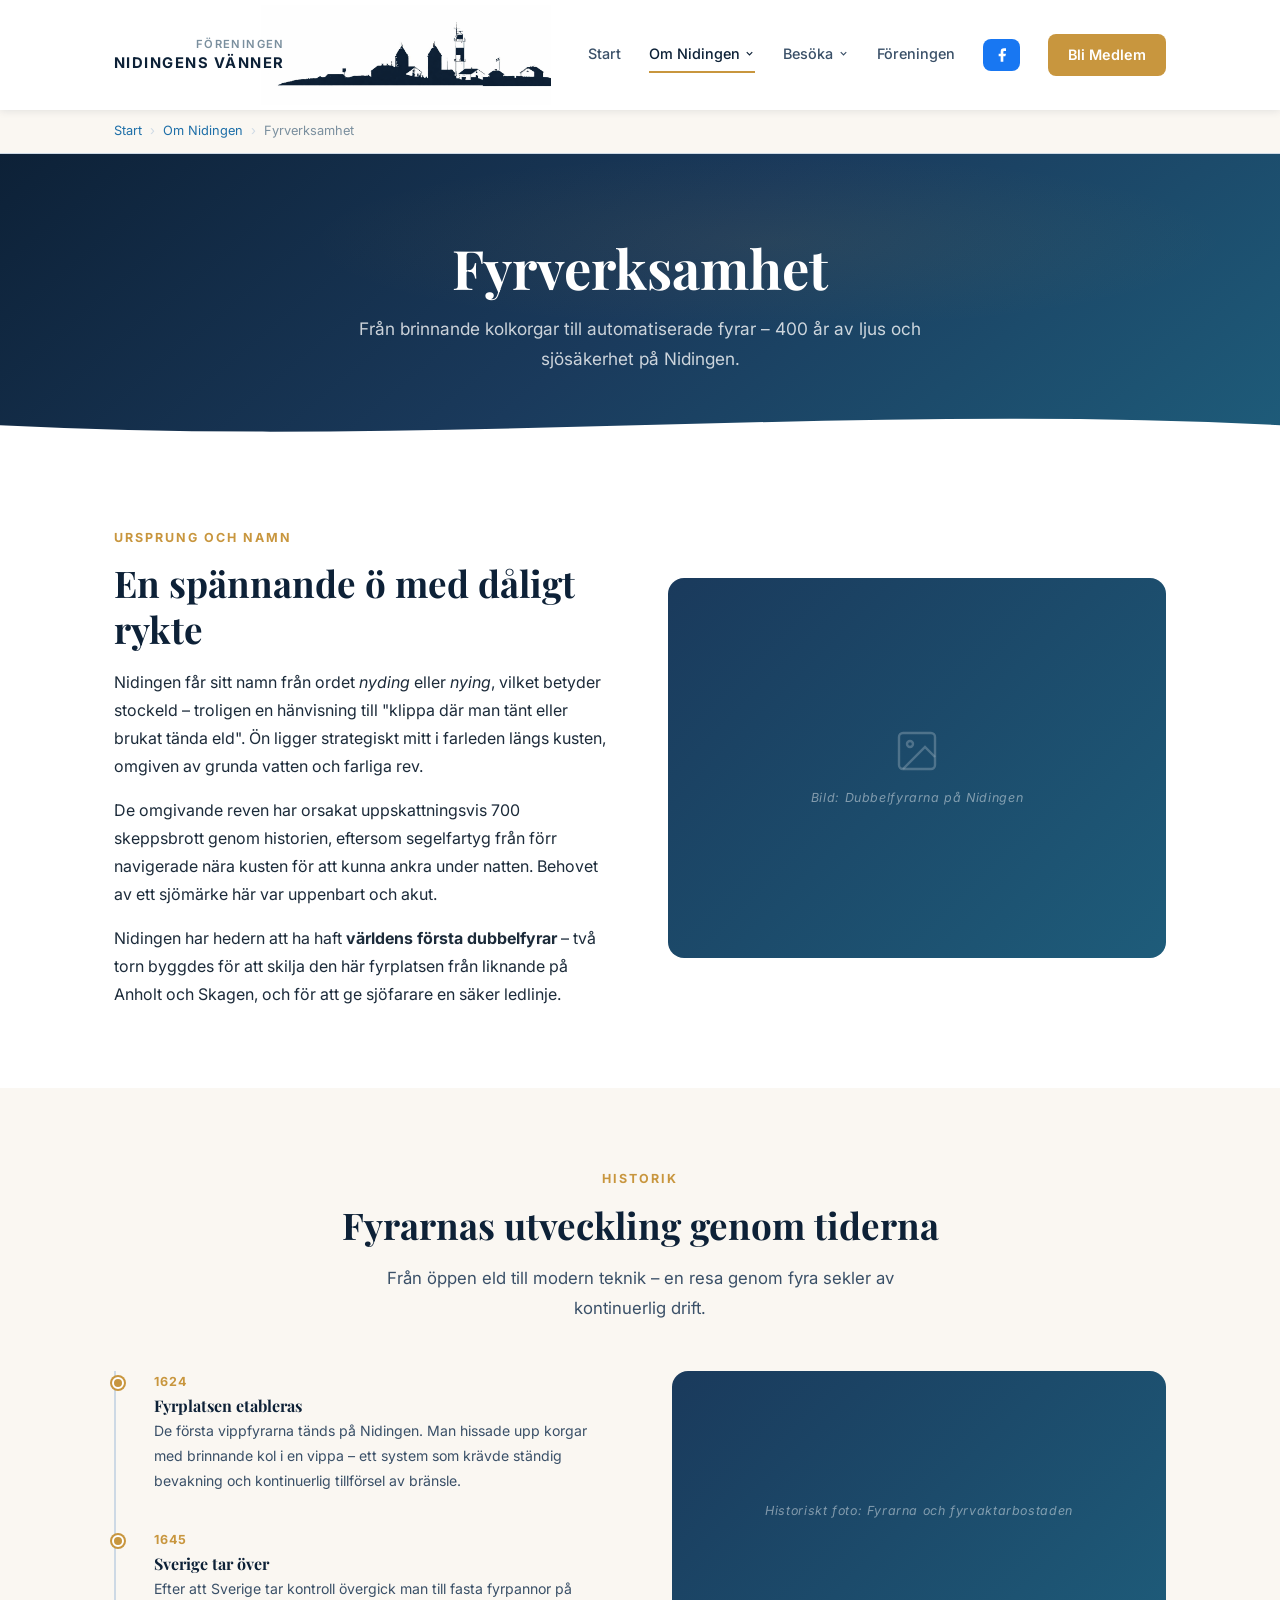
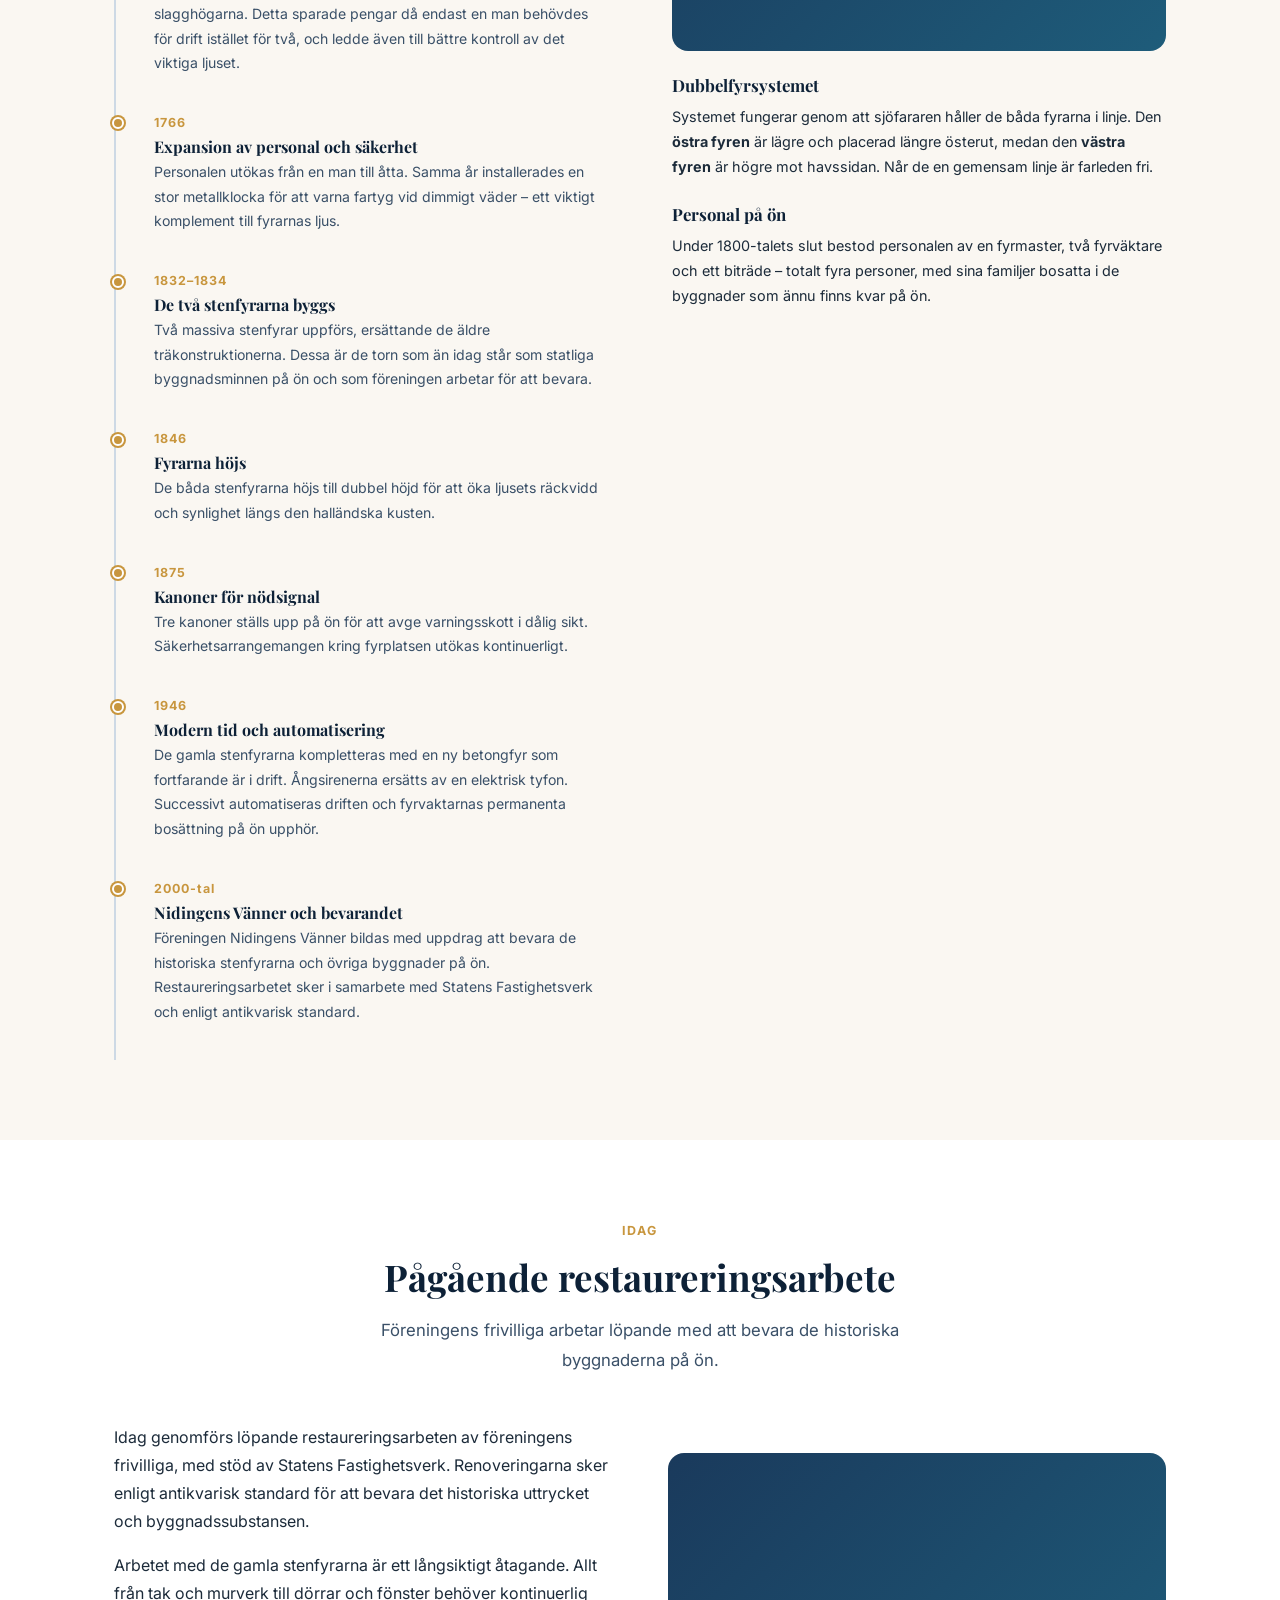
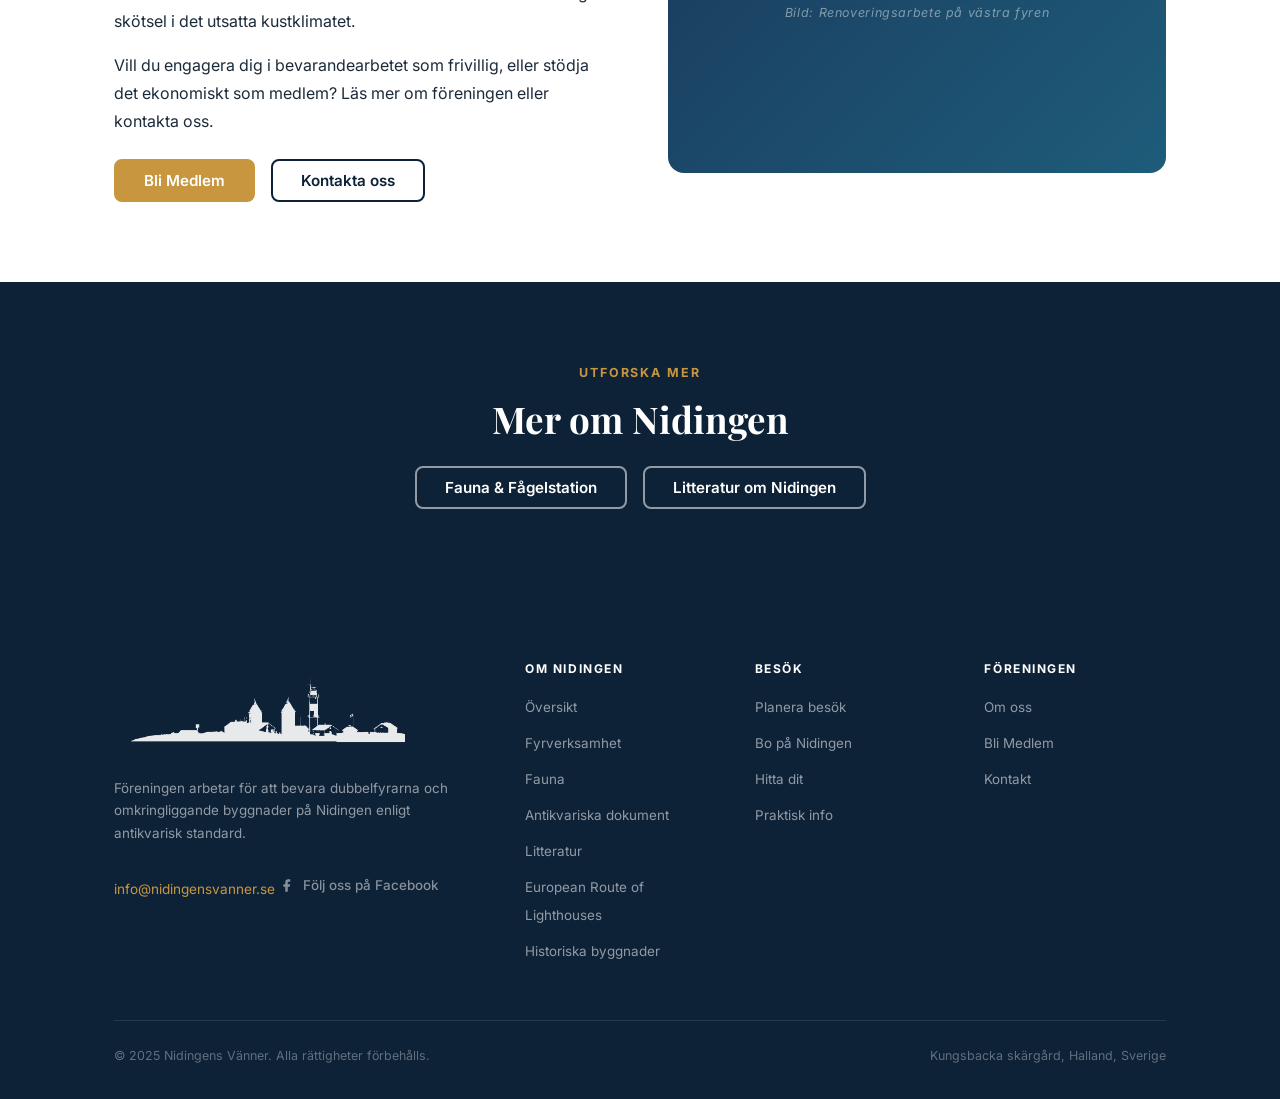
<file: fyrverksamhet.html>
<!DOCTYPE html>
<html lang="sv">
<head>
  <meta charset="UTF-8">
  <meta name="viewport" content="width=device-width, initial-scale=1.0">
  <title>Fyrverksamhet – Om Nidingen – Nidingens Vänner</title>
  <link rel="preconnect" href="https://fonts.googleapis.com">
  <link rel="preconnect" href="https://fonts.gstatic.com" crossorigin>
  <link href="https://fonts.googleapis.com/css2?family=Playfair+Display:wght@400;600;700&family=Inter:wght@300;400;500;600;700&display=swap" rel="stylesheet">
  <link rel="stylesheet" href="style.css">
</head>
<body>

  <!-- Header -->
  <header class="header">
    <div class="header-inner">
      <a href="index.html" class="logo">
        <img src="Nidingens Vänner Logo.png" alt="Nidingens Vänner" class="logo-img">
        <div class="logo-name"><span class="logo-name-top">Föreningen</span><span class="logo-name-bot">Nidingens Vänner</span></div>
      </a>
      <button class="nav-toggle" aria-label="Öppna meny"
              onclick="this.closest('.header').querySelector('.nav-menu').classList.toggle('open')">
        <span></span><span></span><span></span>
      </button>
      <nav class="nav-menu" role="navigation">
        <a href="index.html">Start</a>
        <div class="nav-dropdown">
          <a href="om-nidingen.html" class="nav-dropdown-trigger active">Om Nidingen <svg class="chevron" width="11" height="11" viewBox="0 0 24 24" fill="none" stroke="currentColor" stroke-width="2.5"><polyline points="6 9 12 15 18 9"/></svg></a>
          <div class="nav-dropdown-menu">
            <a href="om-nidingen.html">Översikt</a>
            <a href="fyrverksamhet.html" style="font-weight:600; color:var(--navy) !important;">Fyrverksamhet</a>
            <a href="fauna.html">Fauna</a>
            <a href="antikvariska.html">Antikvariska dokument</a>
            <a href="litteratur.html">Litteratur</a>
            <a href="er-ol.html">European Route of Lighthouses</a>
            <a href="byggnader.html">Historiska byggnader</a>
          </div>
        </div>
        <div class="nav-dropdown">
          <a href="besoka.html" class="nav-dropdown-trigger">Besöka <svg class="chevron" width="11" height="11" viewBox="0 0 24 24" fill="none" stroke="currentColor" stroke-width="2.5"><polyline points="6 9 12 15 18 9"/></svg></a>
          <div class="nav-dropdown-menu">
            <a href="besoka.html">Planera ditt besök</a>
            <a href="med-egen-bat.html">Med egen båt</a>
            <a href="bo-pa-nidingen.html">Bo på Nidingen</a>
            </div>
        </div>
        <a href="foreningen.html">Föreningen</a>
        <a href="https://www.facebook.com/NidingensVanner" target="_blank" rel="noopener" class="nav-cta nav-cta--fb" aria-label="Följ oss på Facebook"><svg width="16" height="16" viewBox="0 0 24 24" fill="currentColor"><path d="M18 2h-3a5 5 0 00-5 5v3H7v4h3v8h4v-8h3l1-4h-4V7a1 1 0 011-1h3z"/></svg></a>
        <a href="foreningen.html#bli-medlem" class="nav-cta">Bli Medlem</a>
      </nav>
    </div>
  </header>

  <!-- Brödsmulor -->
  <nav class="breadcrumb">
    <div class="breadcrumb-inner">
      <a href="index.html">Start</a>
      <span class="breadcrumb-sep">›</span>
      <a href="om-nidingen.html">Om Nidingen</a>
      <span class="breadcrumb-sep">›</span>
      <span>Fyrverksamhet</span>
    </div>
  </nav>

  <!-- ===== SIDHERO ===== -->
  <div class="page-hero">
    <div class="page-hero-content">
      <h1>Fyrverksamhet</h1>
      <p>Från brinnande kolkorgar till automatiserade fyrar – 400 år av ljus och sjösäkerhet på Nidingen.</p>
    </div>
    <div class="page-hero-wave">
      <svg viewBox="0 0 1440 50" xmlns="http://www.w3.org/2000/svg" preserveAspectRatio="none">
        <path d="M0,25 C480,50 960,0 1440,25 L1440,50 L0,50 Z" fill="#ffffff"/>
      </svg>
    </div>
  </div>

  <!-- ===== INTRO ===== -->
  <section class="section">
    <div class="container">
      <div class="grid-2">
        <div>
          <span class="eyebrow">Ursprung och namn</span>
          <h2>En spännande ö med dåligt rykte</h2>
          <p>
            Nidingen får sitt namn från ordet <em>nyding</em> eller <em>nying</em>, vilket betyder stockeld –
            troligen en hänvisning till "klippa där man tänt eller brukat tända eld". Ön ligger
            strategiskt mitt i farleden längs kusten, omgiven av grunda vatten och farliga rev.
          </p>
          <p>
            De omgivande reven har orsakat uppskattningsvis 700 skeppsbrott genom historien,
            eftersom segelfartyg från förr navigerade nära kusten för att kunna ankra under natten.
            Behovet av ett sjömärke här var uppenbart och akut.
          </p>
          <p>
            Nidingen har hedern att ha haft <strong>världens första dubbelfyrar</strong> – två torn
            byggdes för att skilja den här fyrplatsen från liknande på Anholt och Skagen, och
            för att ge sjöfarare en säker ledlinje.
          </p>
        </div>
        <div class="img-ph" style="height:380px;">
          <svg width="48" height="48" viewBox="0 0 24 24" fill="none" stroke="currentColor" stroke-width="1.2">
            <rect x="3" y="3" width="18" height="18" rx="2"/>
            <circle cx="8.5" cy="8.5" r="1.5"/>
            <polyline points="21,15 16,10 5,21"/>
          </svg>
          <span>Bild: Dubbelfyrarna på Nidingen</span>
        </div>
      </div>
    </div>
  </section>

  <!-- ===== TIDSLINJE ===== -->
  <section class="section section--sand" id="historia">
    <div class="container">
      <div class="section-header">
        <span class="eyebrow">Historik</span>
        <h2>Fyrarnas utveckling genom tiderna</h2>
        <p>Från öppen eld till modern teknik – en resa genom fyra sekler av kontinuerlig drift.</p>
      </div>
      <div class="grid-2" style="gap:4rem; align-items:start;">
        <div class="timeline">
          <div class="timeline-item">
            <div class="timeline-year">1624</div>
            <h4>Fyrplatsen etableras</h4>
            <p>
              De första vippfyrarna tänds på Nidingen. Man hissade upp korgar med brinnande kol
              i en vippa – ett system som krävde ständig bevakning och kontinuerlig tillförsel av bränsle.
            </p>
          </div>
          <div class="timeline-item">
            <div class="timeline-year">1645</div>
            <h4>Sverige tar över</h4>
            <p>
              Efter att Sverige tar kontroll övergick man till fasta fyrpannor på slagghögarna.
              Detta sparade pengar då endast en man behövdes för drift istället för två,
              och ledde även till bättre kontroll av det viktiga ljuset.
            </p>
          </div>
          <div class="timeline-item">
            <div class="timeline-year">1766</div>
            <h4>Expansion av personal och säkerhet</h4>
            <p>
              Personalen utökas från en man till åtta. Samma år installerades en stor metallklocka
              för att varna fartyg vid dimmigt väder – ett viktigt komplement till fyrarnas ljus.
            </p>
          </div>
          <div class="timeline-item">
            <div class="timeline-year">1832–1834</div>
            <h4>De två stenfyrarna byggs</h4>
            <p>
              Två massiva stenfyrar uppförs, ersättande de äldre träkonstruktionerna.
              Dessa är de torn som än idag står som statliga byggnadsminnen på ön och
              som föreningen arbetar för att bevara.
            </p>
          </div>
          <div class="timeline-item">
            <div class="timeline-year">1846</div>
            <h4>Fyrarna höjs</h4>
            <p>
              De båda stenfyrarna höjs till dubbel höjd för att öka ljusets räckvidd och synlighet
              längs den halländska kusten.
            </p>
          </div>
          <div class="timeline-item">
            <div class="timeline-year">1875</div>
            <h4>Kanoner för nödsignal</h4>
            <p>
              Tre kanoner ställs upp på ön för att avge varningsskott i dålig sikt.
              Säkerhetsarrangemangen kring fyrplatsen utökas kontinuerligt.
            </p>
          </div>
          <div class="timeline-item">
            <div class="timeline-year">1946</div>
            <h4>Modern tid och automatisering</h4>
            <p>
              De gamla stenfyrarna kompletteras med en ny betongfyr som fortfarande är i drift.
              Ångsirenerna ersätts av en elektrisk tyfon. Successivt automatiseras driften och
              fyrvaktarnas permanenta bosättning på ön upphör.
            </p>
          </div>
          <div class="timeline-item">
            <div class="timeline-year">2000-tal</div>
            <h4>Nidingens Vänner och bevarandet</h4>
            <p>
              Föreningen Nidingens Vänner bildas med uppdrag att bevara de historiska stenfyrarna
              och övriga byggnader på ön. Restaureringsarbetet sker i samarbete med Statens
              Fastighetsverk och enligt antikvarisk standard.
            </p>
          </div>
        </div>
        <div>
          <div class="img-ph" style="height:280px; margin-bottom:1.5rem;">
            <span>Historiskt foto: Fyrarna och fyrvaktarbostaden</span>
          </div>
          <div class="fact-box" style="margin-bottom:1.5rem;">
            <h4>Dubbelfyrsystemet</h4>
            <p style="font-size:0.9rem; margin-bottom:0;">
              Systemet fungerar genom att sjöfararen håller de båda fyrarna i linje.
              Den <strong>östra fyren</strong> är lägre och placerad längre österut, medan
              den <strong>västra fyren</strong> är högre mot havssidan. Når de en gemensam
              linje är farleden fri.
            </p>
          </div>
          <div class="fact-box">
            <h4>Personal på ön</h4>
            <p style="font-size:0.9rem; margin-bottom:0;">
              Under 1800-talets slut bestod personalen av en fyrmaster, två fyrväktare och ett
              biträde – totalt fyra personer, med sina familjer bosatta i de byggnader som
              ännu finns kvar på ön.
            </p>
          </div>
        </div>
      </div>
    </div>
  </section>

  <!-- ===== PÅGÅENDE ARBETE ===== -->
  <section class="section" id="renovering">
    <div class="container">
      <div class="section-header">
        <span class="eyebrow">Idag</span>
        <h2>Pågående restaureringsarbete</h2>
        <p>Föreningens frivilliga arbetar löpande med att bevara de historiska byggnaderna på ön.</p>
      </div>
      <div class="grid-2">
        <div>
          <p>
            Idag genomförs löpande restaureringsarbeten av föreningens frivilliga, med stöd av
            Statens Fastighetsverk. Renoveringarna sker enligt antikvarisk standard för att
            bevara det historiska uttrycket och byggnadssubstansen.
          </p>
          <p>
            Arbetet med de gamla stenfyrarna är ett långsiktigt åtagande. Allt från tak och
            murverk till dörrar och fönster behöver kontinuerlig skötsel i det utsatta
            kustklimatet.
          </p>
          <p>
            Vill du engagera dig i bevarandearbetet som frivillig, eller stödja det ekonomiskt
            som medlem? Läs mer om föreningen eller kontakta oss.
          </p>
          <div style="display:flex; gap:1rem; margin-top:1.5rem; flex-wrap:wrap;">
            <a href="foreningen.html#bli-medlem" class="btn btn-primary">Bli Medlem</a>
            <a href="foreningen.html#kontakt" class="btn btn-outline-navy">Kontakta oss</a>
          </div>
        </div>
        <div class="img-ph" style="height:320px;">
          <span>Bild: Renoveringsarbete på västra fyren</span>
        </div>
      </div>
    </div>
  </section>

  <!-- ===== RELATERADE SIDOR ===== -->
  <section class="section section--dark">
    <div class="container" style="text-align:center; max-width:700px">
      <span class="eyebrow">Utforska mer</span>
      <h2>Mer om Nidingen</h2>
      <div style="display:flex; gap:1rem; justify-content:center; flex-wrap:wrap; margin-top:1.5rem;">
        <a href="fauna.html" class="btn btn-outline-white">Fauna &amp; Fågelstation</a>
        <a href="litteratur.html" class="btn btn-outline-white">Litteratur om Nidingen</a>
      </div>
    </div>
  </section>

  <!-- ===== SIDFOT ===== -->
  <footer class="footer">
    <div class="container">
      <div class="footer-grid">
        <div class="footer-brand">
          <a href="index.html" class="footer-logo">
            <img src="Nidingens Vänner Logo white.png" alt="Nidingens Vänner" class="footer-logo-img">
          </a>
          <p>Föreningen arbetar för att bevara dubbelfyrarna och omkringliggande byggnader på Nidingen enligt antikvarisk standard.</p>
          <a href="mailto:info@nidingensvanner.se" style="color:var(--gold); font-size:0.85rem;">info@nidingensvanner.se</a>
          <a href="https://www.facebook.com/NidingensVanner" target="_blank" rel="noopener" class="fb-link">
            <svg width="15" height="15" viewBox="0 0 24 24" fill="currentColor"><path d="M18 2h-3a5 5 0 00-5 5v3H7v4h3v8h4v-8h3l1-4h-4V7a1 1 0 011-1h3z"/></svg>
            Följ oss på Facebook
          </a>
        </div>
        <div class="footer-col">
          <h4>Om Nidingen</h4>
          <ul>
            <li><a href="om-nidingen.html">Översikt</a></li>
            <li><a href="fyrverksamhet.html">Fyrverksamhet</a></li>
            <li><a href="fauna.html">Fauna</a></li>
            <li><a href="antikvariska.html">Antikvariska dokument</a></li>
            <li><a href="litteratur.html">Litteratur</a></li>
            <li><a href="er-ol.html">European Route of Lighthouses</a></li>
            <li><a href="byggnader.html">Historiska byggnader</a></li>
          </ul>
        </div>
        <div class="footer-col">
          <h4>Besök</h4>
          <ul>
            <li><a href="besoka.html">Planera besök</a></li>
            <li><a href="bo-pa-nidingen.html">Bo på Nidingen</a></li>
            <li><a href="besoka.html#hitta">Hitta dit</a></li>
            <li><a href="besoka.html#praktiskt">Praktisk info</a></li>
          </ul>
        </div>
        <div class="footer-col">
          <h4>Föreningen</h4>
          <ul>
            <li><a href="foreningen.html">Om oss</a></li>
            <li><a href="foreningen.html#bli-medlem">Bli Medlem</a></li>
            <li><a href="foreningen.html#kontakt">Kontakt</a></li>
          </ul>
        </div>
      </div>
      <div class="footer-bottom">
        <span>© 2025 Nidingens Vänner. Alla rättigheter förbehålls.</span>
        <span>Kungsbacka skärgård, Halland, Sverige</span>
      </div>
    </div>
  </footer>

</body>
</html>
</file>
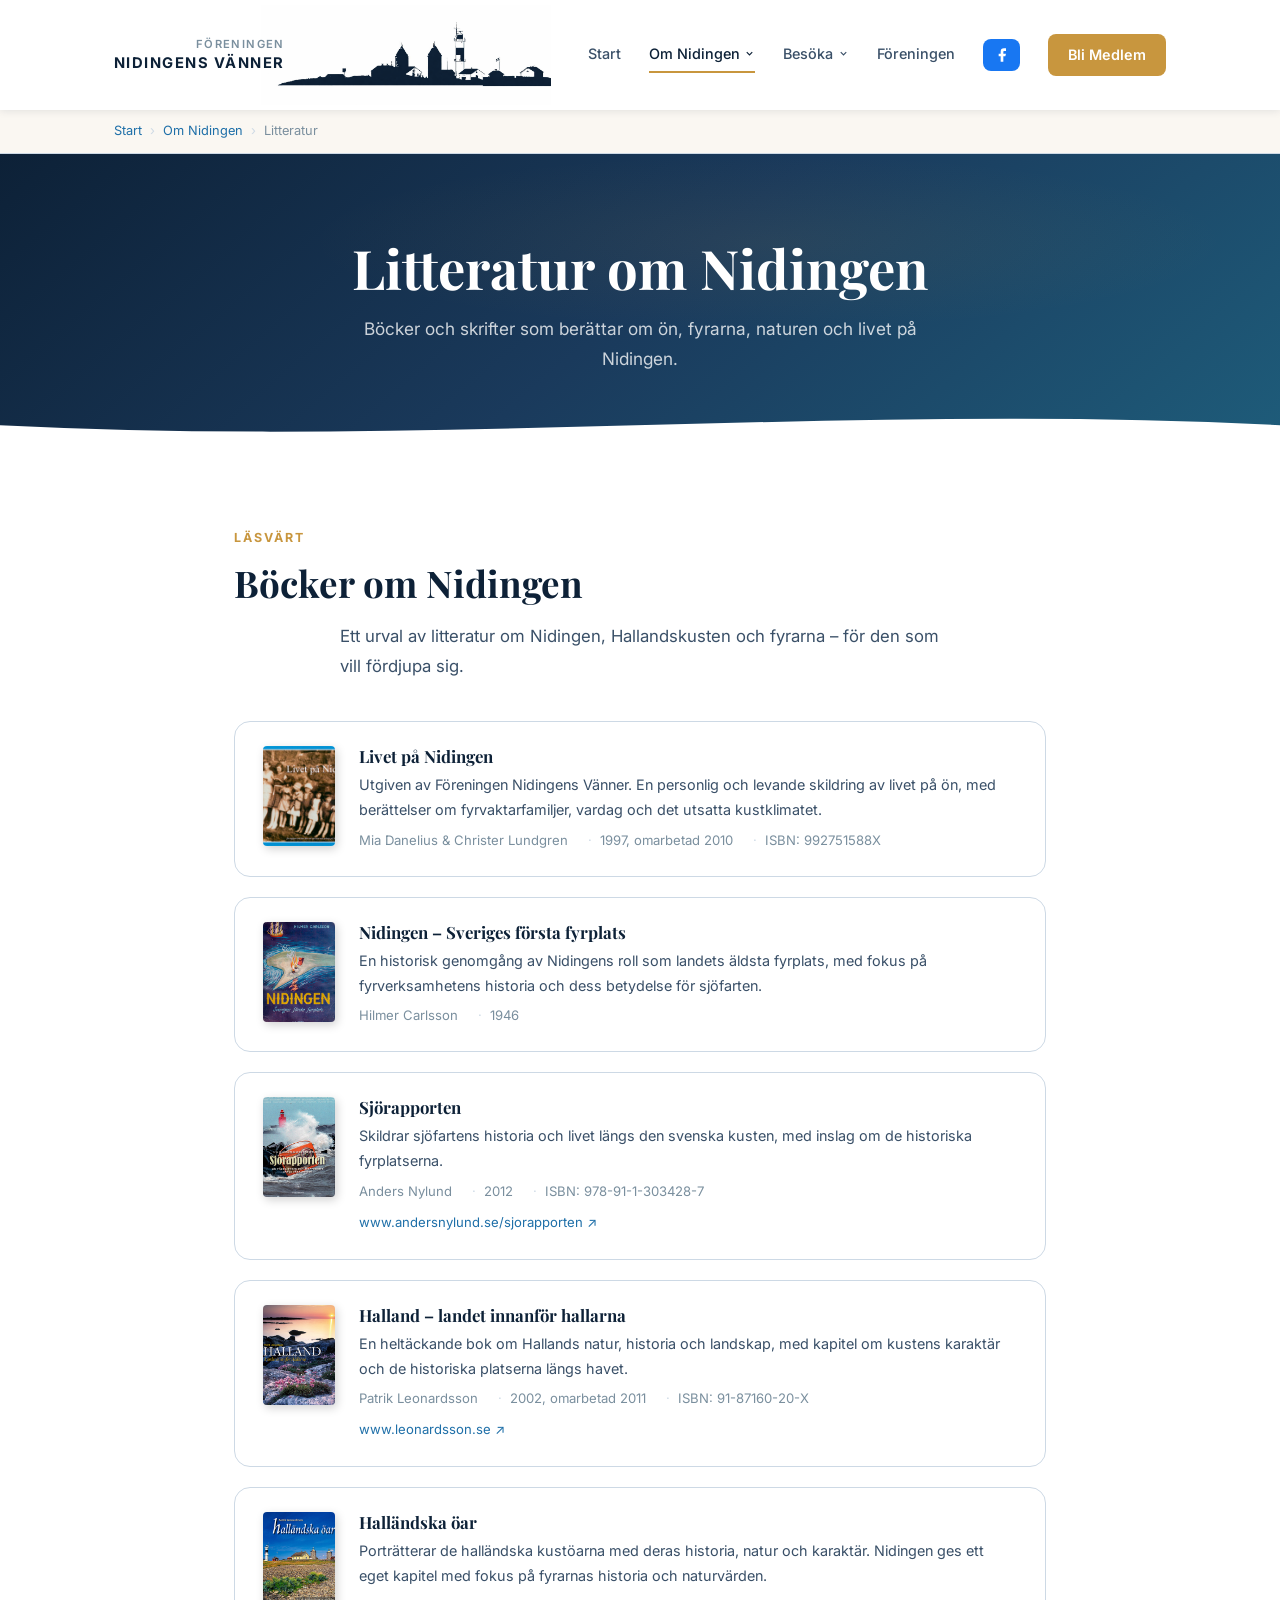
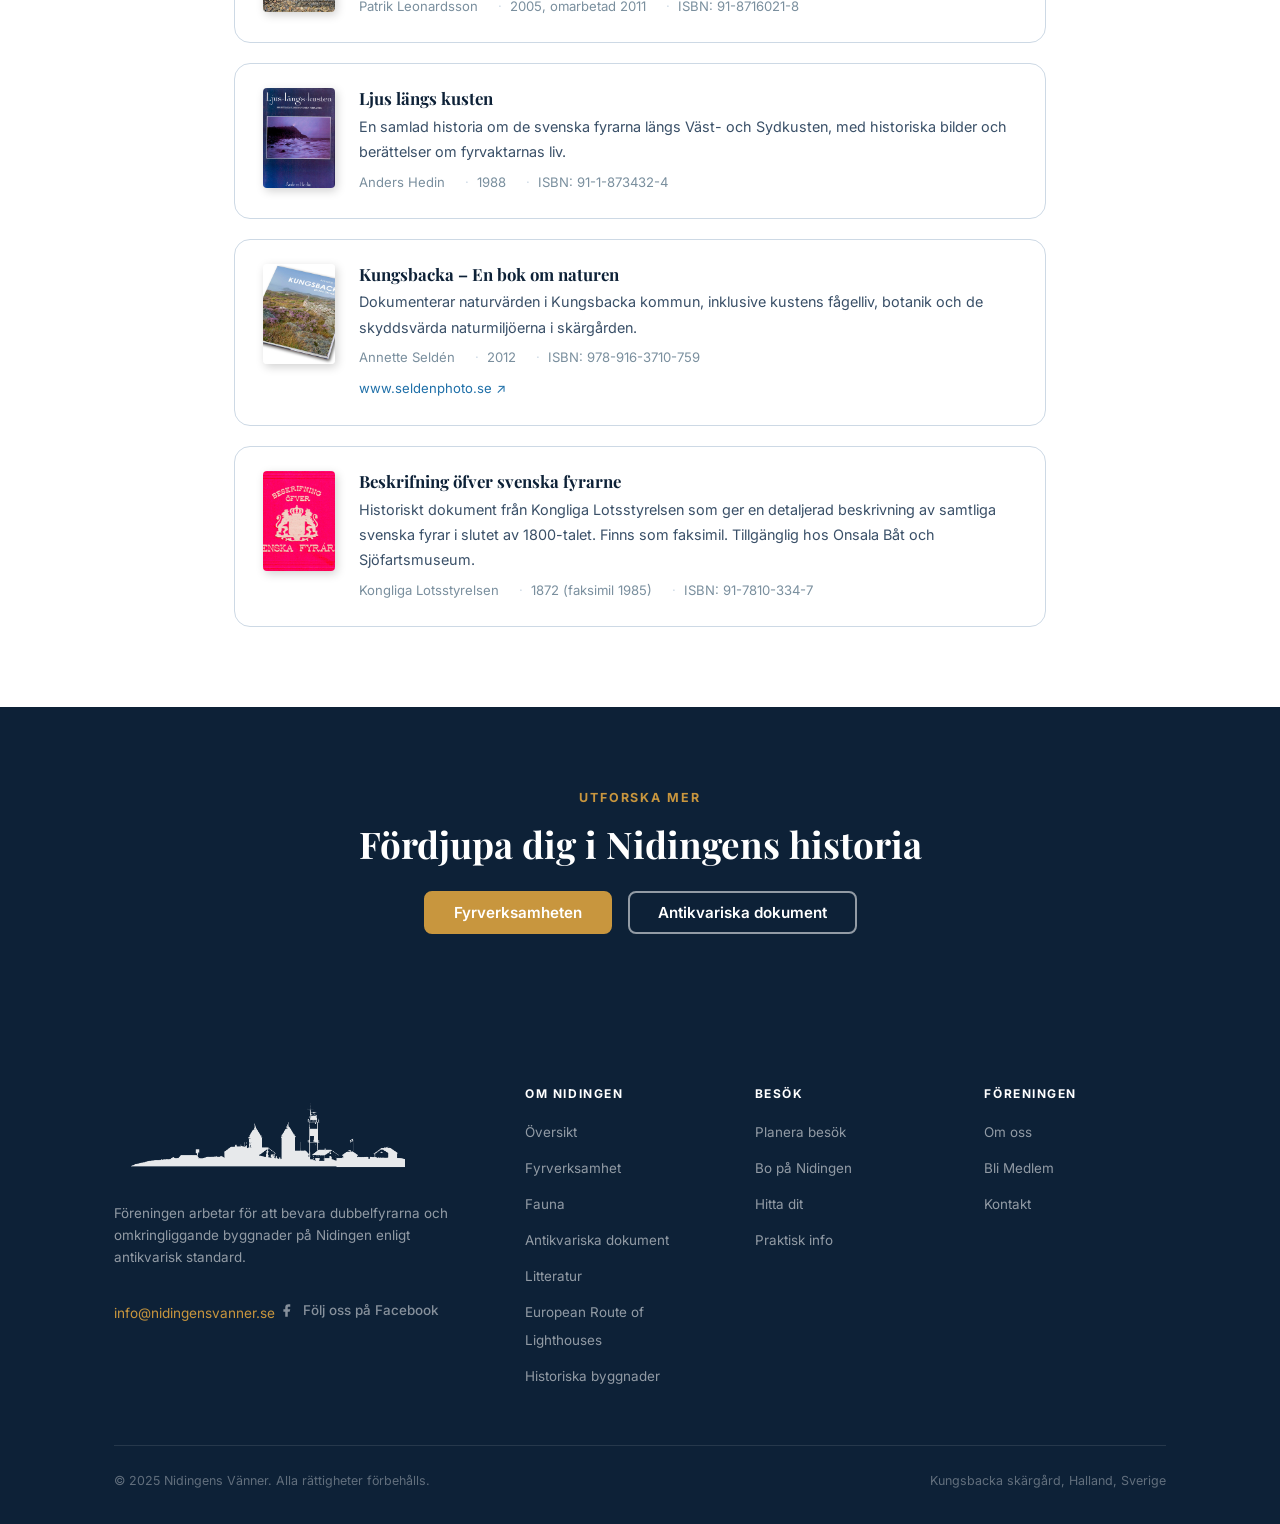
<file: litteratur.html>
<!DOCTYPE html>
<html lang="sv">
<head>
  <meta charset="UTF-8">
  <meta name="viewport" content="width=device-width, initial-scale=1.0">
  <title>Litteratur – Om Nidingen – Nidingens Vänner</title>
  <link rel="preconnect" href="https://fonts.googleapis.com">
  <link rel="preconnect" href="https://fonts.gstatic.com" crossorigin>
  <link href="https://fonts.googleapis.com/css2?family=Playfair+Display:wght@400;600;700&family=Inter:wght@300;400;500;600;700&display=swap" rel="stylesheet">
  <link rel="stylesheet" href="style.css">
  <style>
    .book-list {
      display: grid;
      gap: 1.25rem;
    }
    .book-item {
      display: flex;
      gap: 1.5rem;
      background: var(--white);
      border: 1px solid var(--border);
      border-radius: var(--radius-lg);
      padding: 1.5rem 1.75rem;
      transition: box-shadow var(--transition), transform var(--transition);
    }
    .book-item:hover {
      box-shadow: var(--shadow-lg);
      transform: translateY(-2px);
    }
    .book-cover {
      flex-shrink: 0;
      width: 72px;
      height: 100px;
      object-fit: cover;
      border-radius: 4px;
      box-shadow: 2px 3px 10px rgba(0,0,0,0.18);
    }
    .book-info h3 {
      margin: 0 0 0.3rem;
      font-size: 1.05rem;
      color: var(--navy);
    }
    .book-meta {
      font-size: 0.82rem;
      color: var(--muted);
      display: flex;
      flex-wrap: wrap;
      gap: 0.5rem 1.25rem;
      margin-top: 0.4rem;
    }
    .book-meta span::before {
      content: '·';
      margin-right: 0.5rem;
      color: var(--border);
    }
    .book-meta span:first-child::before { display: none; }
    .book-link {
      font-size: 0.82rem;
      color: var(--ocean);
      text-decoration: none;
      margin-top: 0.5rem;
      display: inline-block;
    }
    .book-link:hover { text-decoration: underline; }
    @media (max-width: 480px) {
      .book-item { flex-direction: column; gap: 1rem; }
    }
  </style>
</head>
<body>

  <!-- Header -->
  <header class="header">
    <div class="header-inner">
      <a href="index.html" class="logo">
        <img src="Nidingens Vänner Logo.png" alt="Nidingens Vänner" class="logo-img">
        <div class="logo-name"><span class="logo-name-top">Föreningen</span><span class="logo-name-bot">Nidingens Vänner</span></div>
      </a>
      <button class="nav-toggle" aria-label="Öppna meny"
              onclick="this.closest('.header').querySelector('.nav-menu').classList.toggle('open')">
        <span></span><span></span><span></span>
      </button>
      <nav class="nav-menu" role="navigation">
        <a href="index.html">Start</a>
        <div class="nav-dropdown">
          <a href="om-nidingen.html" class="nav-dropdown-trigger active">Om Nidingen <svg class="chevron" width="11" height="11" viewBox="0 0 24 24" fill="none" stroke="currentColor" stroke-width="2.5"><polyline points="6 9 12 15 18 9"/></svg></a>
          <div class="nav-dropdown-menu">
            <a href="om-nidingen.html">Översikt</a>
            <a href="fyrverksamhet.html">Fyrverksamhet</a>
            <a href="fauna.html">Fauna</a>
            <a href="antikvariska.html">Antikvariska dokument</a>
            <a href="litteratur.html" style="font-weight:600; color:var(--navy) !important;">Litteratur</a>
            <a href="er-ol.html">European Route of Lighthouses</a>
            <a href="byggnader.html">Historiska byggnader</a>
          </div>
        </div>
        <div class="nav-dropdown">
          <a href="besoka.html" class="nav-dropdown-trigger">Besöka <svg class="chevron" width="11" height="11" viewBox="0 0 24 24" fill="none" stroke="currentColor" stroke-width="2.5"><polyline points="6 9 12 15 18 9"/></svg></a>
          <div class="nav-dropdown-menu">
            <a href="besoka.html">Planera ditt besök</a>
            <a href="med-egen-bat.html">Med egen båt</a>
            <a href="bo-pa-nidingen.html">Bo på Nidingen</a>
            </div>
        </div>
        <a href="foreningen.html">Föreningen</a>
        <a href="https://www.facebook.com/NidingensVanner" target="_blank" rel="noopener" class="nav-cta nav-cta--fb" aria-label="Följ oss på Facebook"><svg width="16" height="16" viewBox="0 0 24 24" fill="currentColor"><path d="M18 2h-3a5 5 0 00-5 5v3H7v4h3v8h4v-8h3l1-4h-4V7a1 1 0 011-1h3z"/></svg></a>
        <a href="foreningen.html#bli-medlem" class="nav-cta">Bli Medlem</a>
      </nav>
    </div>
  </header>

  <!-- Brödsmulor -->
  <nav class="breadcrumb">
    <div class="breadcrumb-inner">
      <a href="index.html">Start</a>
      <span class="breadcrumb-sep">›</span>
      <a href="om-nidingen.html">Om Nidingen</a>
      <span class="breadcrumb-sep">›</span>
      <span>Litteratur</span>
    </div>
  </nav>

  <!-- ===== SIDHERO ===== -->
  <div class="page-hero">
    <div class="page-hero-content">
      <h1>Litteratur om Nidingen</h1>
      <p>Böcker och skrifter som berättar om ön, fyrarna, naturen och livet på Nidingen.</p>
    </div>
    <div class="page-hero-wave">
      <svg viewBox="0 0 1440 50" xmlns="http://www.w3.org/2000/svg" preserveAspectRatio="none">
        <path d="M0,25 C480,50 960,0 1440,25 L1440,50 L0,50 Z" fill="#ffffff"/>
      </svg>
    </div>
  </div>

  <!-- ===== BOKLISTA ===== -->
  <section class="section">
    <div class="container" style="max-width:860px; margin:0 auto;">
      <div class="section-header" style="text-align:left; margin-bottom:2.5rem;">
        <span class="eyebrow">Läsvärt</span>
        <h2>Böcker om Nidingen</h2>
        <p>Ett urval av litteratur om Nidingen, Hallandskusten och fyrarna – för den som vill fördjupa sig.</p>
      </div>

      <div class="book-list">

        <div class="book-item">
          <img class="book-cover" src="Bilder/litteratur/litteratur7.jpg" alt="Livet på Nidingen">
          <div class="book-info">
            <h3>Livet på Nidingen</h3>
            <p style="font-size:0.9rem; color:var(--text-mid); margin:0.3rem 0 0;">
              Utgiven av Föreningen Nidingens Vänner. En personlig och levande skildring av livet på ön,
              med berättelser om fyrvaktarfamiljer, vardag och det utsatta kustklimatet.
            </p>
            <div class="book-meta">
              <span>Mia Danelius &amp; Christer Lundgren</span>
              <span>1997, omarbetad 2010</span>
              <span>ISBN: 992751588X</span>
            </div>
          </div>
        </div>

        <div class="book-item">
          <img class="book-cover" src="Bilder/litteratur/litteratur1.jpg" alt="Nidingen – Sveriges första fyrplats">
          <div class="book-info">
            <h3>Nidingen – Sveriges första fyrplats</h3>
            <p style="font-size:0.9rem; color:var(--text-mid); margin:0.3rem 0 0;">
              En historisk genomgång av Nidingens roll som landets äldsta fyrplats, med fokus på
              fyrverksamhetens historia och dess betydelse för sjöfarten.
            </p>
            <div class="book-meta">
              <span>Hilmer Carlsson</span>
              <span>1946</span>
            </div>
          </div>
        </div>

        <div class="book-item">
          <img class="book-cover" src="Bilder/litteratur/litteratur2.jpg" alt="Sjörapporten">
          <div class="book-info">
            <h3>Sjörapporten</h3>
            <p style="font-size:0.9rem; color:var(--text-mid); margin:0.3rem 0 0;">
              Skildrar sjöfartens historia och livet längs den svenska kusten, med inslag om de
              historiska fyrplatserna.
            </p>
            <div class="book-meta">
              <span>Anders Nylund</span>
              <span>2012</span>
              <span>ISBN: 978-91-1-303428-7</span>
            </div>
            <a href="http://www.andersnylund.se/sjorapporten" target="_blank" rel="noopener" class="book-link">www.andersnylund.se/sjorapporten ↗</a>
          </div>
        </div>

        <div class="book-item">
          <img class="book-cover" src="Bilder/litteratur/litteratur6.jpg" alt="Halland – landet innanför hallarna">
          <div class="book-info">
            <h3>Halland – landet innanför hallarna</h3>
            <p style="font-size:0.9rem; color:var(--text-mid); margin:0.3rem 0 0;">
              En heltäckande bok om Hallands natur, historia och landskap, med kapitel om
              kustens karaktär och de historiska platserna längs havet.
            </p>
            <div class="book-meta">
              <span>Patrik Leonardsson</span>
              <span>2002, omarbetad 2011</span>
              <span>ISBN: 91-87160-20-X</span>
            </div>
            <a href="http://www.leonardsson.se" target="_blank" rel="noopener" class="book-link">www.leonardsson.se ↗</a>
          </div>
        </div>

        <div class="book-item">
          <img class="book-cover" src="Bilder/litteratur/litteratur8.jpg" alt="Halländska öar">
          <div class="book-info">
            <h3>Halländska öar</h3>
            <p style="font-size:0.9rem; color:var(--text-mid); margin:0.3rem 0 0;">
              Porträtterar de halländska kustöarna med deras historia, natur och karaktär.
              Nidingen ges ett eget kapitel med fokus på fyrarnas historia och naturvärden.
            </p>
            <div class="book-meta">
              <span>Patrik Leonardsson</span>
              <span>2005, omarbetad 2011</span>
              <span>ISBN: 91-8716021-8</span>
            </div>
          </div>
        </div>

        <div class="book-item">
          <img class="book-cover" src="Bilder/litteratur/litteratur4.jpg" alt="Ljus längs kusten">
          <div class="book-info">
            <h3>Ljus längs kusten</h3>
            <p style="font-size:0.9rem; color:var(--text-mid); margin:0.3rem 0 0;">
              En samlad historia om de svenska fyrarna längs Väst- och Sydkusten, med historiska
              bilder och berättelser om fyrvaktarnas liv.
            </p>
            <div class="book-meta">
              <span>Anders Hedin</span>
              <span>1988</span>
              <span>ISBN: 91-1-873432-4</span>
            </div>
          </div>
        </div>

        <div class="book-item">
          <img class="book-cover" src="Bilder/litteratur/litteratur5.jpg" alt="Kungsbacka – En bok om naturen">
          <div class="book-info">
            <h3>Kungsbacka – En bok om naturen</h3>
            <p style="font-size:0.9rem; color:var(--text-mid); margin:0.3rem 0 0;">
              Dokumenterar naturvärden i Kungsbacka kommun, inklusive kustens fågelliv,
              botanik och de skyddsvärda naturmiljöerna i skärgården.
            </p>
            <div class="book-meta">
              <span>Annette Seldén</span>
              <span>2012</span>
              <span>ISBN: 978-916-3710-759</span>
            </div>
            <a href="http://www.seldenphoto.se" target="_blank" rel="noopener" class="book-link">www.seldenphoto.se ↗</a>
          </div>
        </div>

        <div class="book-item">
          <img class="book-cover" src="Bilder/litteratur/litteratur3.jpg" alt="Beskrifning öfver svenska fyrarne">
          <div class="book-info">
            <h3>Beskrifning öfver svenska fyrarne</h3>
            <p style="font-size:0.9rem; color:var(--text-mid); margin:0.3rem 0 0;">
              Historiskt dokument från Kongliga Lotsstyrelsen som ger en detaljerad beskrivning
              av samtliga svenska fyrar i slutet av 1800-talet. Finns som faksimil.
              Tillgänglig hos Onsala Båt och Sjöfartsmuseum.
            </p>
            <div class="book-meta">
              <span>Kongliga Lotsstyrelsen</span>
              <span>1872 (faksimil 1985)</span>
              <span>ISBN: 91-7810-334-7</span>
            </div>
          </div>
        </div>

      </div>
    </div>
  </section>

  <!-- ===== CTA ===== -->
  <section class="section section--dark">
    <div class="container" style="text-align:center; max-width:700px">
      <span class="eyebrow">Utforska mer</span>
      <h2>Fördjupa dig i Nidingens historia</h2>
      <div style="display:flex; gap:1rem; justify-content:center; flex-wrap:wrap; margin-top:1.5rem;">
        <a href="fyrverksamhet.html" class="btn btn-primary">Fyrverksamheten</a>
        <a href="antikvariska.html" class="btn btn-outline-white">Antikvariska dokument</a>
      </div>
    </div>
  </section>

  <!-- ===== SIDFOT ===== -->
  <footer class="footer">
    <div class="container">
      <div class="footer-grid">
        <div class="footer-brand">
          <a href="index.html" class="footer-logo">
            <img src="Nidingens Vänner Logo white.png" alt="Nidingens Vänner" class="footer-logo-img">
          </a>
          <p>Föreningen arbetar för att bevara dubbelfyrarna och omkringliggande byggnader på Nidingen enligt antikvarisk standard.</p>
          <a href="mailto:info@nidingensvanner.se" style="color:var(--gold); font-size:0.85rem;">info@nidingensvanner.se</a>
          <a href="https://www.facebook.com/NidingensVanner" target="_blank" rel="noopener" class="fb-link">
            <svg width="15" height="15" viewBox="0 0 24 24" fill="currentColor"><path d="M18 2h-3a5 5 0 00-5 5v3H7v4h3v8h4v-8h3l1-4h-4V7a1 1 0 011-1h3z"/></svg>
            Följ oss på Facebook
          </a>
        </div>
        <div class="footer-col">
          <h4>Om Nidingen</h4>
          <ul>
            <li><a href="om-nidingen.html">Översikt</a></li>
            <li><a href="fyrverksamhet.html">Fyrverksamhet</a></li>
            <li><a href="fauna.html">Fauna</a></li>
            <li><a href="antikvariska.html">Antikvariska dokument</a></li>
            <li><a href="litteratur.html">Litteratur</a></li>
            <li><a href="er-ol.html">European Route of Lighthouses</a></li>
            <li><a href="byggnader.html">Historiska byggnader</a></li>
          </ul>
        </div>
        <div class="footer-col">
          <h4>Besök</h4>
          <ul>
            <li><a href="besoka.html">Planera besök</a></li>
            <li><a href="bo-pa-nidingen.html">Bo på Nidingen</a></li>
            <li><a href="besoka.html#hitta">Hitta dit</a></li>
            <li><a href="besoka.html#praktiskt">Praktisk info</a></li>
          </ul>
        </div>
        <div class="footer-col">
          <h4>Föreningen</h4>
          <ul>
            <li><a href="foreningen.html">Om oss</a></li>
            <li><a href="foreningen.html#bli-medlem">Bli Medlem</a></li>
            <li><a href="foreningen.html#kontakt">Kontakt</a></li>
          </ul>
        </div>
      </div>
      <div class="footer-bottom">
        <span>© 2025 Nidingens Vänner. Alla rättigheter förbehålls.</span>
        <span>Kungsbacka skärgård, Halland, Sverige</span>
      </div>
    </div>
  </footer>

</body>
</html>
</file>
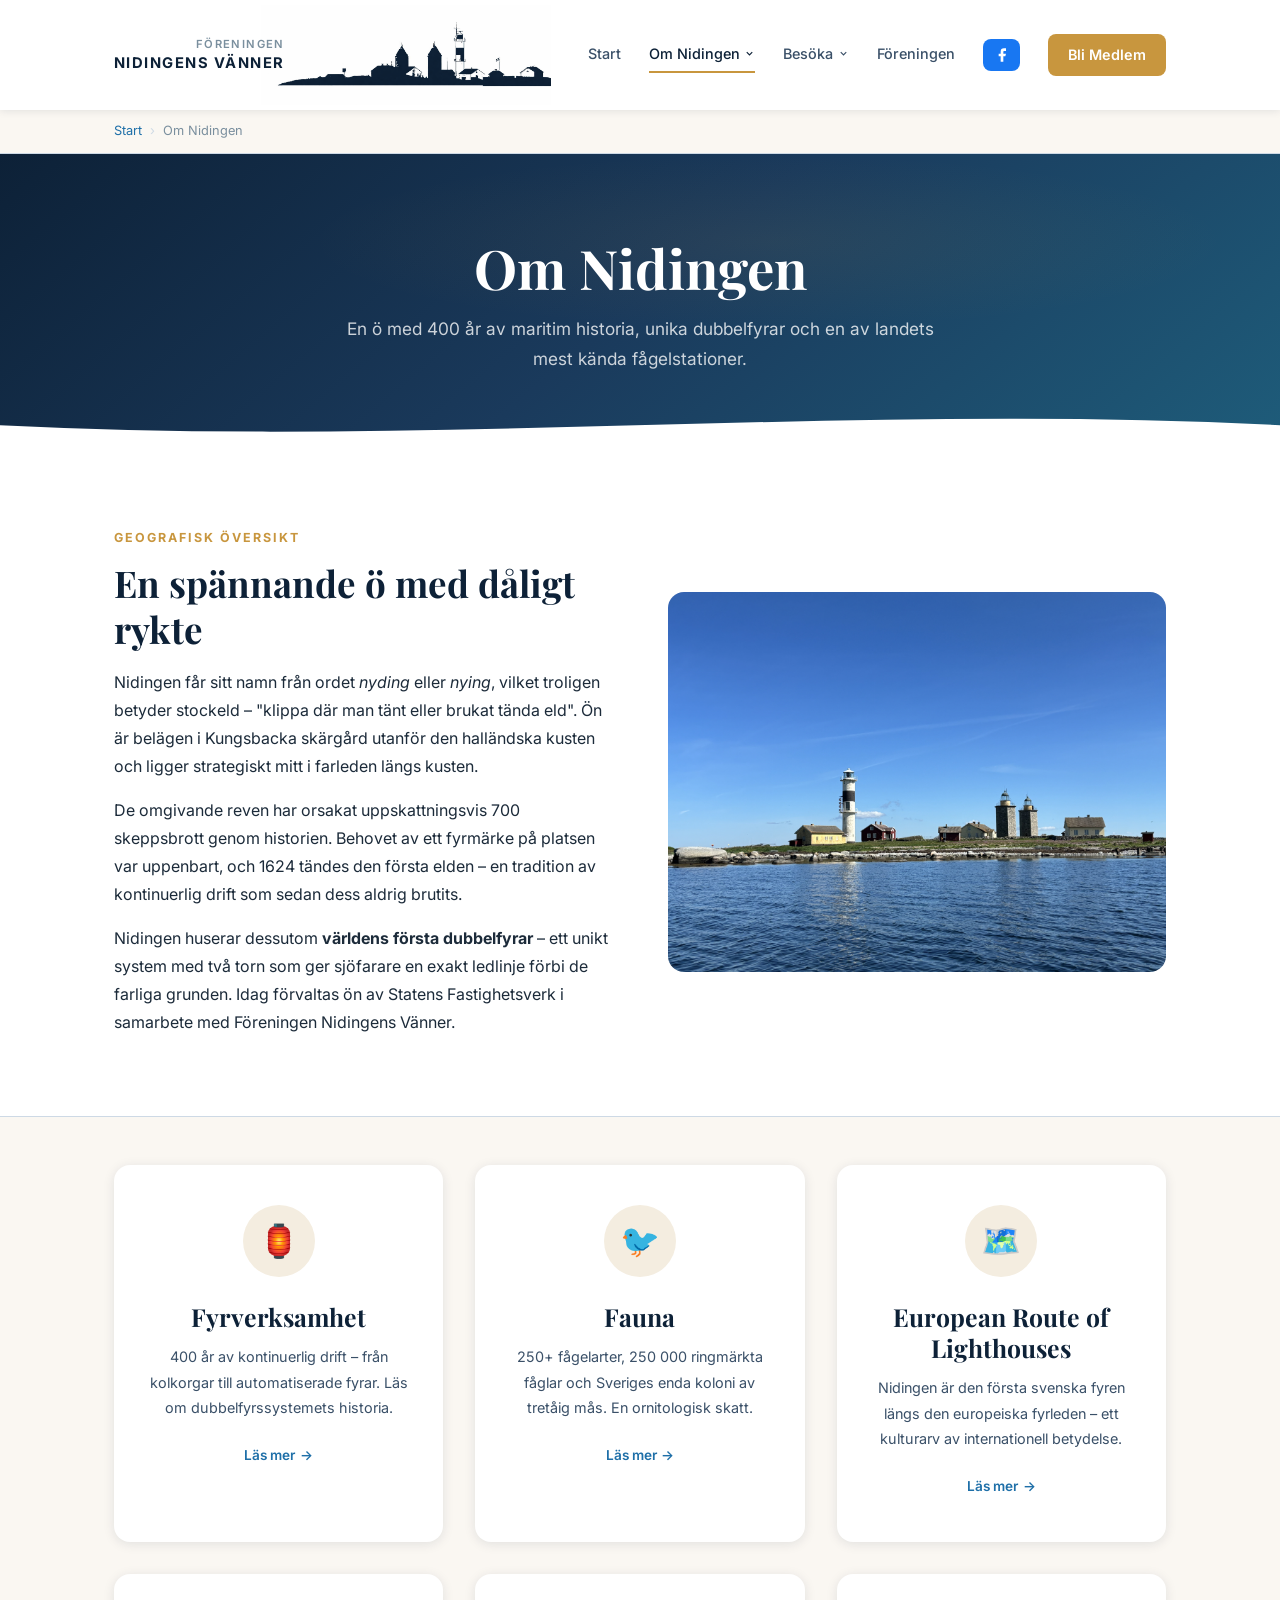
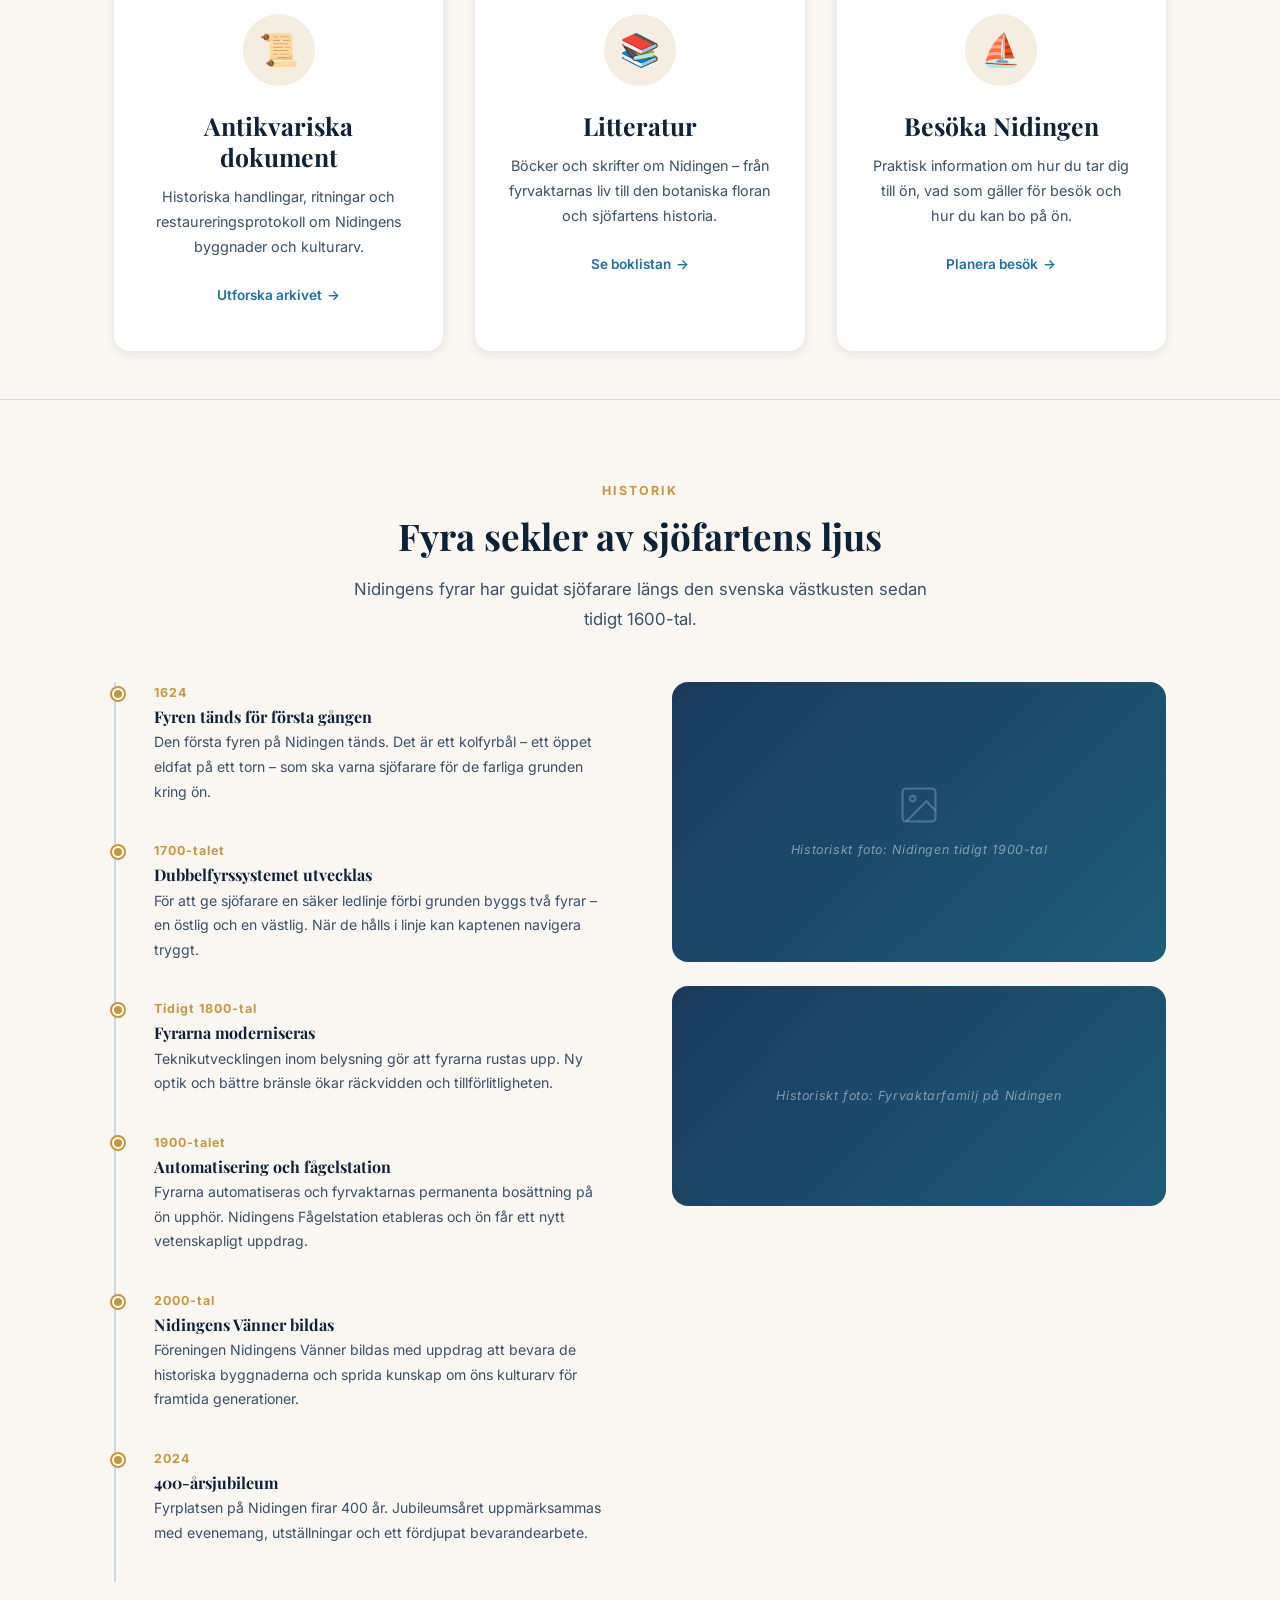
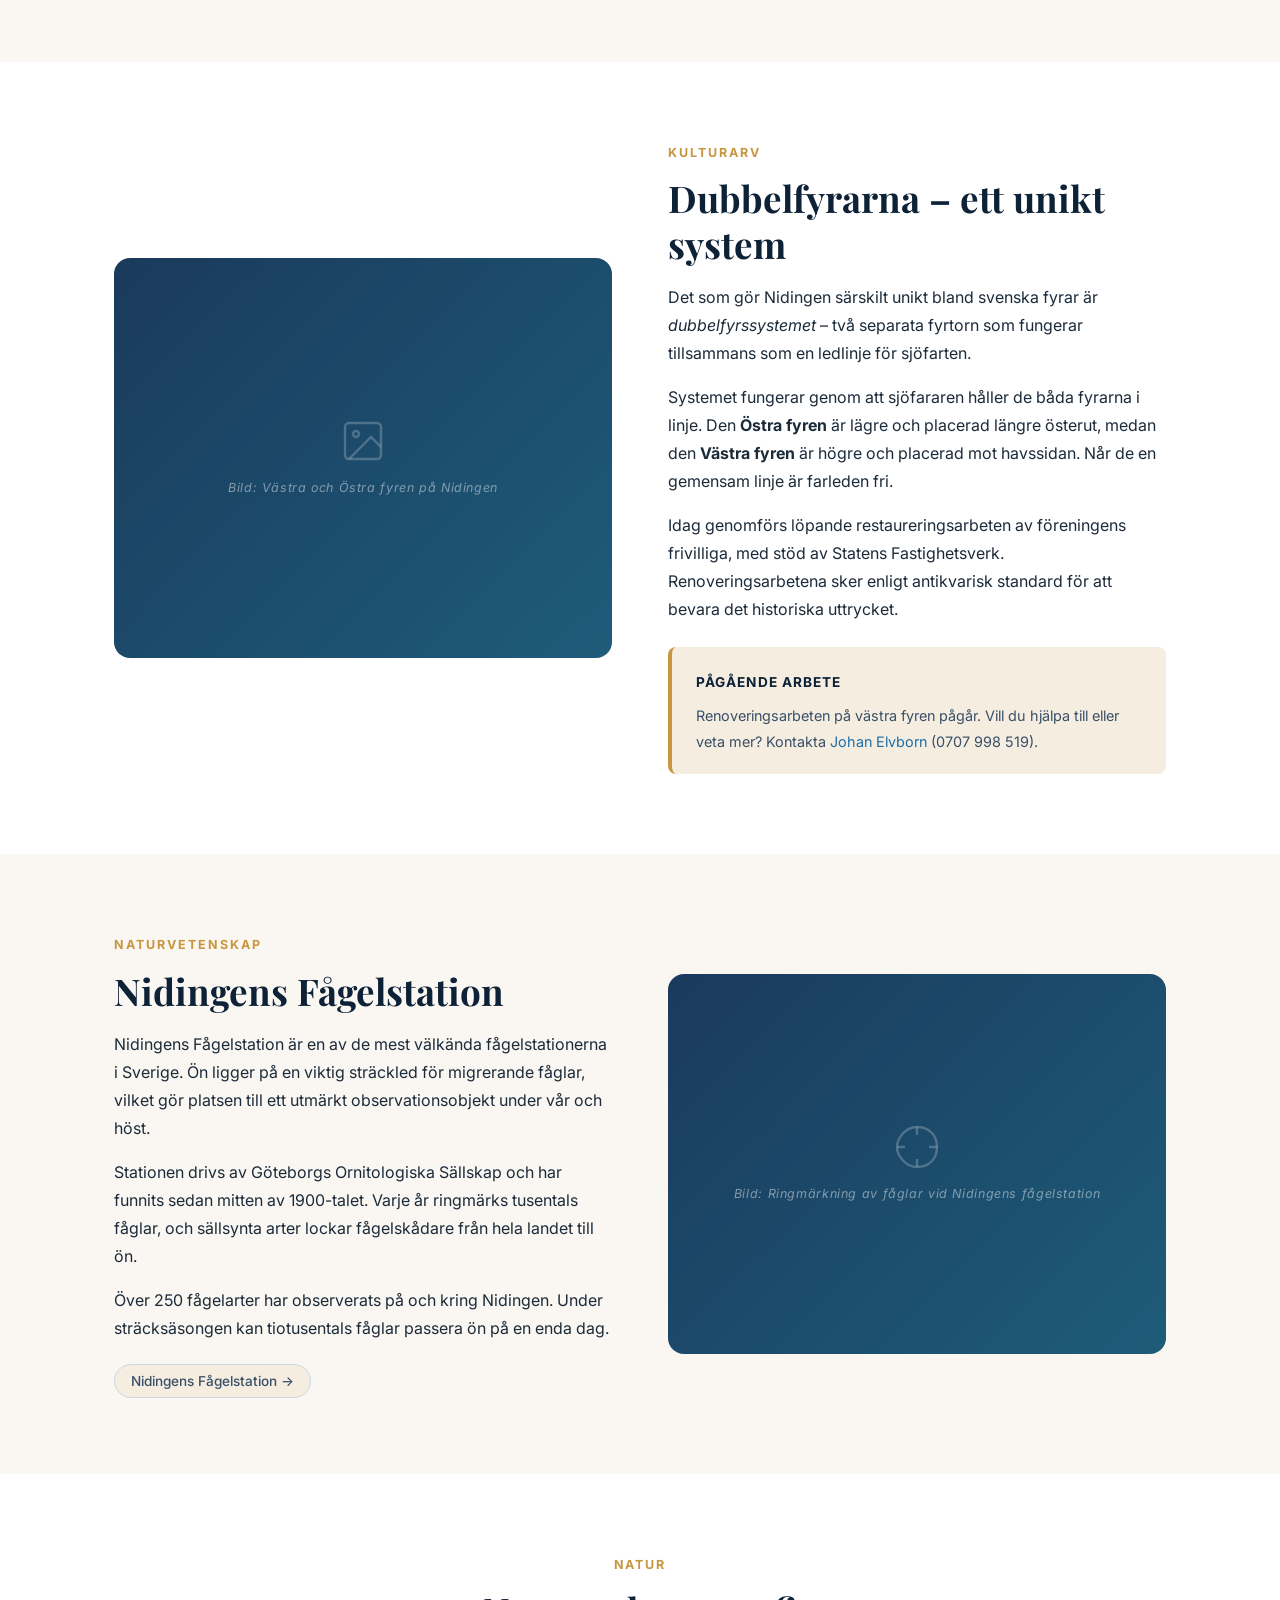
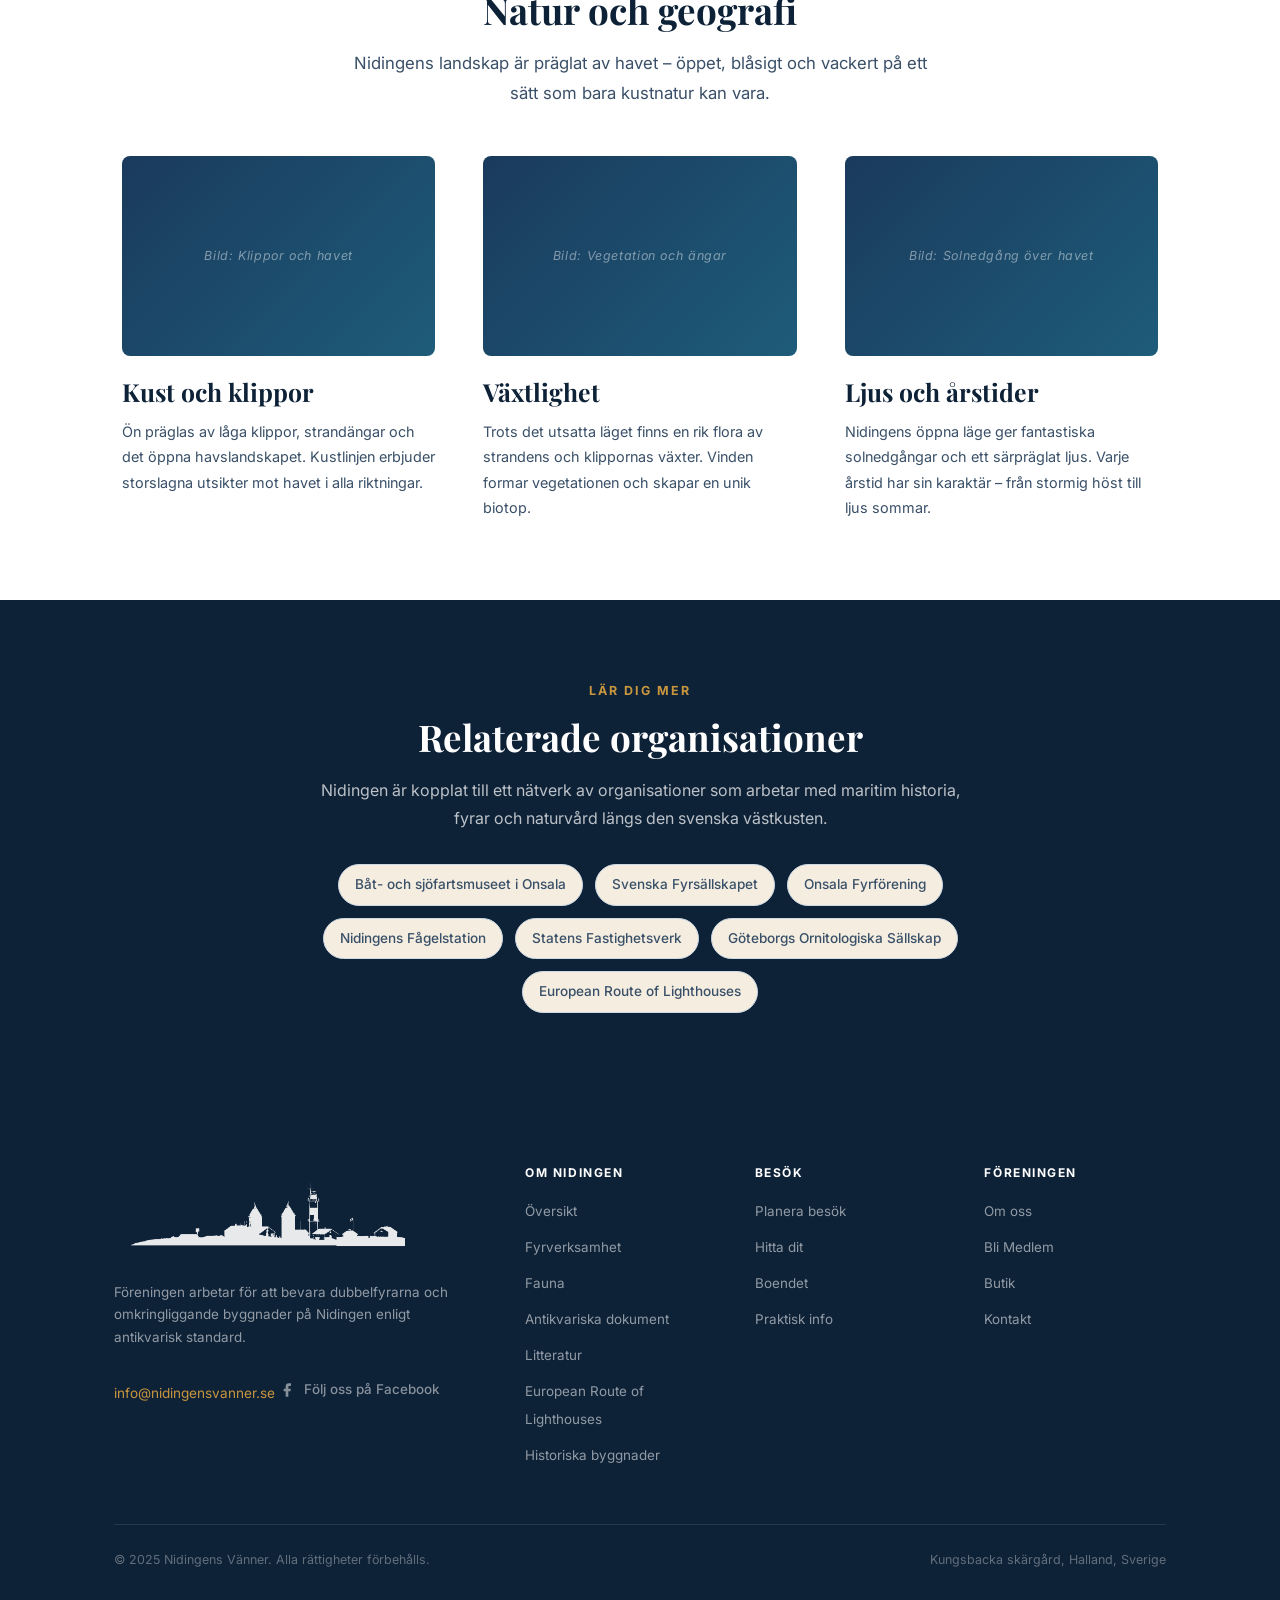
<file: om-nidingen.html>
<!DOCTYPE html>
<html lang="sv">
<head>
  <meta charset="UTF-8">
  <meta name="viewport" content="width=device-width, initial-scale=1.0">
  <title>Om Nidingen – Nidingens Vänner</title>
  <link rel="preconnect" href="https://fonts.googleapis.com">
  <link rel="preconnect" href="https://fonts.gstatic.com" crossorigin>
  <link href="https://fonts.googleapis.com/css2?family=Playfair+Display:wght@400;600;700&family=Inter:wght@300;400;500;600;700&display=swap" rel="stylesheet">
  <link rel="stylesheet" href="style.css">
</head>
<body>

  <!-- Header -->
  <header class="header">
    <div class="header-inner">
      <a href="index.html" class="logo">
        <img src="Nidingens Vänner Logo.png" alt="Nidingens Vänner" class="logo-img">
        <div class="logo-name"><span class="logo-name-top">Föreningen</span><span class="logo-name-bot">Nidingens Vänner</span></div>
      </a>
      <button class="nav-toggle" aria-label="Öppna meny"
              onclick="this.closest('.header').querySelector('.nav-menu').classList.toggle('open')">
        <span></span><span></span><span></span>
      </button>
      <nav class="nav-menu" role="navigation">
        <a href="index.html">Start</a>
        <div class="nav-dropdown">
          <a href="om-nidingen.html" class="nav-dropdown-trigger active">Om Nidingen <svg class="chevron" width="11" height="11" viewBox="0 0 24 24" fill="none" stroke="currentColor" stroke-width="2.5"><polyline points="6 9 12 15 18 9"/></svg></a>
          <div class="nav-dropdown-menu">
            <a href="om-nidingen.html">Översikt</a>
            <a href="fyrverksamhet.html">Fyrverksamhet</a>
            <a href="fauna.html">Fauna</a>
            <a href="antikvariska.html">Antikvariska dokument</a>
            <a href="litteratur.html">Litteratur</a>
            <a href="er-ol.html">European Route of Lighthouses</a>
            <a href="byggnader.html">Historiska byggnader</a>
          </div>
        </div>
        <div class="nav-dropdown">
          <a href="besoka.html" class="nav-dropdown-trigger">Besöka <svg class="chevron" width="11" height="11" viewBox="0 0 24 24" fill="none" stroke="currentColor" stroke-width="2.5"><polyline points="6 9 12 15 18 9"/></svg></a>
          <div class="nav-dropdown-menu">
            <a href="besoka.html">Planera ditt besök</a>
            <a href="med-egen-bat.html">Med egen båt</a>
            <a href="bo-pa-nidingen.html">Bo på Nidingen</a>
            </div>
        </div>
        <a href="foreningen.html">Föreningen</a>
        <a href="https://www.facebook.com/NidingensVanner" target="_blank" rel="noopener" class="nav-cta nav-cta--fb" aria-label="Följ oss på Facebook"><svg width="16" height="16" viewBox="0 0 24 24" fill="currentColor"><path d="M18 2h-3a5 5 0 00-5 5v3H7v4h3v8h4v-8h3l1-4h-4V7a1 1 0 011-1h3z"/></svg></a>
        <a href="foreningen.html#bli-medlem" class="nav-cta">Bli Medlem</a>
      </nav>
    </div>
  </header>

  <!-- Brödsmulor -->
  <nav class="breadcrumb">
    <div class="breadcrumb-inner">
      <a href="index.html">Start</a>
      <span class="breadcrumb-sep">›</span>
      <span>Om Nidingen</span>
    </div>
  </nav>

  <!-- ===== SIDHERO ===== -->
  <div class="page-hero">
    <div class="page-hero-content">
      <h1>Om Nidingen</h1>
      <p>En ö med 400 år av maritim historia, unika dubbelfyrar och en av landets mest kända fågelstationer.</p>
    </div>
    <div class="page-hero-wave">
      <svg viewBox="0 0 1440 50" xmlns="http://www.w3.org/2000/svg" preserveAspectRatio="none">
        <path d="M0,25 C480,50 960,0 1440,25 L1440,50 L0,50 Z" fill="#ffffff"/>
      </svg>
    </div>
  </div>

  <!-- ===== INTRODUKTION ===== -->
  <section class="section">
    <div class="container">
      <div class="grid-2">
        <div>
          <span class="eyebrow">Geografisk översikt</span>
          <h2>En spännande ö med dåligt rykte</h2>
          <p>
            Nidingen får sitt namn från ordet <em>nyding</em> eller <em>nying</em>, vilket troligen
            betyder stockeld – "klippa där man tänt eller brukat tända eld". Ön är belägen i
            Kungsbacka skärgård utanför den halländska kusten och ligger strategiskt mitt i
            farleden längs kusten.
          </p>
          <p>
            De omgivande reven har orsakat uppskattningsvis 700 skeppsbrott genom historien.
            Behovet av ett fyrmärke på platsen var uppenbart, och 1624 tändes den första elden –
            en tradition av kontinuerlig drift som sedan dess aldrig brutits.
          </p>
          <p>
            Nidingen huserar dessutom <strong>världens första dubbelfyrar</strong> – ett unikt system
            med två torn som ger sjöfarare en exakt ledlinje förbi de farliga grunden.
            Idag förvaltas ön av Statens Fastighetsverk i samarbete med Föreningen Nidingens Vänner.
          </p>
        </div>
        <img src="Bildspel/IMG_4393.jpg" alt="Nidingen i Kungsbacka skärgård" data-lightbox style="width:100%; height:380px; object-fit:cover; border-radius:var(--radius-lg); cursor:zoom-in;">
      </div>
    </div>
  </section>

  <!-- ===== SNABBLÄNKAR TILL UNDERSIDOR ===== -->
  <section style="background:var(--sand-light); padding:3rem 0; border-top:1px solid var(--border); border-bottom:1px solid var(--border);">
    <div class="container">
      <div class="grid-3">
        <a href="fyrverksamhet.html" class="feature-card">
          <div class="feature-icon">🏮</div>
          <h3>Fyrverksamhet</h3>
          <p>400 år av kontinuerlig drift – från kolkorgar till automatiserade fyrar. Läs om dubbelfyrssystemets historia.</p>
          <span class="more-link">Läs mer</span>
        </a>
        <a href="fauna.html" class="feature-card">
          <div class="feature-icon">🐦</div>
          <h3>Fauna</h3>
          <p>250+ fågelarter, 250 000 ringmärkta fåglar och Sveriges enda koloni av tretåig mås. En ornitologisk skatt.</p>
          <span class="more-link">Läs mer</span>
        </a>
        <a href="er-ol.html" class="feature-card">
          <div class="feature-icon">🗺️</div>
          <h3>European Route of Lighthouses</h3>
          <p>Nidingen är den första svenska fyren längs den europeiska fyrleden – ett kulturarv av internationell betydelse.</p>
          <span class="more-link">Läs mer</span>
        </a>
        <a href="antikvariska.html" class="feature-card">
          <div class="feature-icon">📜</div>
          <h3>Antikvariska dokument</h3>
          <p>Historiska handlingar, ritningar och restaureringsprotokoll om Nidingens byggnader och kulturarv.</p>
          <span class="more-link">Utforska arkivet</span>
        </a>
        <a href="litteratur.html" class="feature-card">
          <div class="feature-icon">📚</div>
          <h3>Litteratur</h3>
          <p>Böcker och skrifter om Nidingen – från fyrvaktarnas liv till den botaniska floran och sjöfartens historia.</p>
          <span class="more-link">Se boklistan</span>
        </a>
        <a href="besoka.html" class="feature-card">
          <div class="feature-icon">⛵</div>
          <h3>Besöka Nidingen</h3>
          <p>Praktisk information om hur du tar dig till ön, vad som gäller för besök och hur du kan bo på ön.</p>
          <span class="more-link">Planera besök</span>
        </a>
      </div>
    </div>
  </section>

  <!-- ===== HISTORIK ===== -->
  <section class="section section--sand" id="historia">
    <div class="container">
      <div class="section-header">
        <span class="eyebrow">Historik</span>
        <h2>Fyra sekler av sjöfartens ljus</h2>
        <p>Nidingens fyrar har guidat sjöfarare längs den svenska västkusten sedan tidigt 1600-tal.</p>
      </div>
      <div class="grid-2" style="gap:4rem; align-items:start;">
        <div class="timeline">
          <div class="timeline-item">
            <div class="timeline-year">1624</div>
            <h4>Fyren tänds för första gången</h4>
            <p>
              Den första fyren på Nidingen tänds. Det är ett kolfyrbål – ett öppet eldfat på ett
              torn – som ska varna sjöfarare för de farliga grunden kring ön.
            </p>
          </div>
          <div class="timeline-item">
            <div class="timeline-year">1700-talet</div>
            <h4>Dubbelfyrssystemet utvecklas</h4>
            <p>
              För att ge sjöfarare en säker ledlinje förbi grunden byggs två fyrar – en östlig
              och en västlig. När de hålls i linje kan kaptenen navigera tryggt.
            </p>
          </div>
          <div class="timeline-item">
            <div class="timeline-year">Tidigt 1800-tal</div>
            <h4>Fyrarna moderniseras</h4>
            <p>
              Teknikutvecklingen inom belysning gör att fyrarna rustas upp. Ny optik
              och bättre bränsle ökar räckvidden och tillförlitligheten.
            </p>
          </div>
          <div class="timeline-item">
            <div class="timeline-year">1900-talet</div>
            <h4>Automatisering och fågelstation</h4>
            <p>
              Fyrarna automatiseras och fyrvaktarnas permanenta bosättning på ön upphör.
              Nidingens Fågelstation etableras och ön får ett nytt vetenskapligt uppdrag.
            </p>
          </div>
          <div class="timeline-item">
            <div class="timeline-year">2000-tal</div>
            <h4>Nidingens Vänner bildas</h4>
            <p>
              Föreningen Nidingens Vänner bildas med uppdrag att bevara de historiska
              byggnaderna och sprida kunskap om öns kulturarv för framtida generationer.
            </p>
          </div>
          <div class="timeline-item">
            <div class="timeline-year">2024</div>
            <h4>400-årsjubileum</h4>
            <p>
              Fyrplatsen på Nidingen firar 400 år. Jubileumsåret uppmärksammas med
              evenemang, utställningar och ett fördjupat bevarandearbete.
            </p>
          </div>
        </div>
        <div>
          <div class="img-ph" style="height:280px; margin-bottom:1.5rem;">
            <svg width="44" height="44" viewBox="0 0 24 24" fill="none" stroke="currentColor" stroke-width="1.2">
              <rect x="3" y="3" width="18" height="18" rx="2"/>
              <circle cx="8.5" cy="8.5" r="1.5"/>
              <polyline points="21,15 16,10 5,21"/>
            </svg>
            <span>Historiskt foto: Nidingen tidigt 1900-tal</span>
          </div>
          <div class="img-ph" style="height:220px;">
            <span>Historiskt foto: Fyrvaktarfamilj på Nidingen</span>
          </div>
        </div>
      </div>
    </div>
  </section>

  <!-- ===== DUBBELFYRARNA ===== -->
  <section class="section" id="fyren">
    <div class="container">
      <div class="grid-2">
        <div class="img-ph" style="height:400px;">
          <svg width="48" height="48" viewBox="0 0 24 24" fill="none" stroke="currentColor" stroke-width="1.2">
            <rect x="3" y="3" width="18" height="18" rx="2"/>
            <circle cx="8.5" cy="8.5" r="1.5"/>
            <polyline points="21,15 16,10 5,21"/>
          </svg>
          <span>Bild: Västra och Östra fyren på Nidingen</span>
        </div>
        <div>
          <span class="eyebrow">Kulturarv</span>
          <h2>Dubbelfyrarna – ett unikt system</h2>
          <p>
            Det som gör Nidingen särskilt unikt bland svenska fyrar är <em>dubbelfyrssystemet</em> –
            två separata fyrtorn som fungerar tillsammans som en ledlinje för sjöfarten.
          </p>
          <p>
            Systemet fungerar genom att sjöfararen håller de båda fyrarna i linje.
            Den <strong>Östra fyren</strong> är lägre och placerad längre österut, medan
            den <strong>Västra fyren</strong> är högre och placerad mot havssidan.
            Når de en gemensam linje är farleden fri.
          </p>
          <p>
            Idag genomförs löpande restaureringsarbeten av föreningens frivilliga,
            med stöd av Statens Fastighetsverk. Renoveringsarbetena sker enligt antikvarisk
            standard för att bevara det historiska uttrycket.
          </p>
          <div style="background:var(--sand); border-left:4px solid var(--gold); border-radius:var(--radius); padding:1.25rem 1.5rem; margin-top:1.5rem;">
            <strong style="font-size:0.85rem; text-transform:uppercase; letter-spacing:0.08em; color:var(--navy);">Pågående arbete</strong>
            <p style="margin-top:0.5rem; font-size:0.9rem; color:var(--text-mid); margin-bottom:0;">
              Renoveringsarbeten på västra fyren pågår. Vill du hjälpa till eller veta mer?
              Kontakta <a href="mailto:johanelborn@hotmail.com">Johan Elvborn</a> (0707 998 519).
            </p>
          </div>
        </div>
      </div>
    </div>
  </section>

  <!-- ===== FÅGELSTATIONEN ===== -->
  <section class="section section--sand" id="faglar">
    <div class="container">
      <div class="grid-2">
        <div>
          <span class="eyebrow">Naturvetenskap</span>
          <h2>Nidingens Fågelstation</h2>
          <p>
            Nidingens Fågelstation är en av de mest välkända fågelstationerna i Sverige.
            Ön ligger på en viktig sträckled för migrerande fåglar, vilket gör platsen
            till ett utmärkt observationsobjekt under vår och höst.
          </p>
          <p>
            Stationen drivs av Göteborgs Ornitologiska Sällskap och har funnits sedan mitten
            av 1900-talet. Varje år ringmärks tusentals fåglar, och sällsynta arter lockar
            fågelskådare från hela landet till ön.
          </p>
          <p>
            Över 250 fågelarter har observerats på och kring Nidingen. Under sträcksäsongen
            kan tiotusentals fåglar passera ön på en enda dag.
          </p>
          <div style="margin-top:1.5rem;">
            <a href="https://nidingen.gof.nu/" class="partner-pill" target="_blank" rel="noopener">
              Nidingens Fågelstation →
            </a>
          </div>
        </div>
        <div class="img-ph" style="height:380px;">
          <svg width="48" height="48" viewBox="0 0 24 24" fill="none" stroke="currentColor" stroke-width="1.2">
            <path d="M12 2C6 2 2 8 2 12s4 10 10 10 10-4 10-10S18 2 12 2"/>
            <path d="M2 12h4M18 12h4M12 6V2M12 22v-4"/>
          </svg>
          <span>Bild: Ringmärkning av fåglar vid Nidingens fågelstation</span>
        </div>
      </div>
    </div>
  </section>

  <!-- ===== NATUR & GEOGRAFI ===== -->
  <section class="section" id="natur">
    <div class="container">
      <div class="section-header">
        <span class="eyebrow">Natur</span>
        <h2>Natur och geografi</h2>
        <p>Nidingens landskap är präglat av havet – öppet, blåsigt och vackert på ett sätt som bara kustnatur kan vara.</p>
      </div>
      <div class="grid-3">
        <div style="padding:0 0.5rem;">
          <div class="img-ph" style="height:200px; margin-bottom:1.25rem; border-radius:var(--radius);">
            <span>Bild: Klippor och havet</span>
          </div>
          <h3>Kust och klippor</h3>
          <p style="color:var(--text-mid); font-size:0.9rem;">
            Ön präglas av låga klippor, strandängar och det öppna havslandskapet. Kustlinjen erbjuder
            storslagna utsikter mot havet i alla riktningar.
          </p>
        </div>
        <div style="padding:0 0.5rem;">
          <div class="img-ph" style="height:200px; margin-bottom:1.25rem; border-radius:var(--radius);">
            <span>Bild: Vegetation och ängar</span>
          </div>
          <h3>Växtlighet</h3>
          <p style="color:var(--text-mid); font-size:0.9rem;">
            Trots det utsatta läget finns en rik flora av strandens och klippornas växter.
            Vinden formar vegetationen och skapar en unik biotop.
          </p>
        </div>
        <div style="padding:0 0.5rem;">
          <div class="img-ph" style="height:200px; margin-bottom:1.25rem; border-radius:var(--radius);">
            <span>Bild: Solnedgång över havet</span>
          </div>
          <h3>Ljus och årstider</h3>
          <p style="color:var(--text-mid); font-size:0.9rem;">
            Nidingens öppna läge ger fantastiska solnedgångar och ett särpräglat ljus.
            Varje årstid har sin karaktär – från stormig höst till ljus sommar.
          </p>
        </div>
      </div>
    </div>
  </section>

  <!-- ===== EXTERNA LÄNKAR ===== -->
  <section class="section section--dark">
    <div class="container" style="text-align:center; max-width:700px;">
      <span class="eyebrow">Lär dig mer</span>
      <h2>Relaterade organisationer</h2>
      <p style="color:rgba(255,255,255,0.72); margin-bottom:2rem;">
        Nidingen är kopplat till ett nätverk av organisationer som arbetar med maritim historia,
        fyrar och naturvård längs den svenska västkusten.
      </p>
      <div class="partner-list" style="justify-content:center;">
        <a href="https://batmuseetonsala.se/" target="_blank" rel="noopener" class="partner-pill">Båt- och sjöfartsmuseet i Onsala</a>
        <a href="https://fyr.org/" target="_blank" rel="noopener" class="partner-pill">Svenska Fyrsällskapet</a>
        <a href="https://www.onsalafyrforening.se/" target="_blank" rel="noopener" class="partner-pill">Onsala Fyrförening</a>
        <a href="https://nidingen.gof.nu/" target="_blank" rel="noopener" class="partner-pill">Nidingens Fågelstation</a>
        <a href="#" class="partner-pill">Statens Fastighetsverk</a>
        <a href="#" class="partner-pill">Göteborgs Ornitologiska Sällskap</a>
        <a href="https://er-ol.eu/" target="_blank" rel="noopener" class="partner-pill">European Route of Lighthouses</a>
      </div>
    </div>
  </section>

  <!-- ===== SIDFOT ===== -->
  <footer class="footer">
    <div class="container">
      <div class="footer-grid">
        <div class="footer-brand">
          <a href="index.html" class="footer-logo">
            <img src="Nidingens Vänner Logo white.png" alt="Nidingens Vänner" class="footer-logo-img">
          </a>
          <p>Föreningen arbetar för att bevara dubbelfyrarna och omkringliggande byggnader på Nidingen enligt antikvarisk standard.</p>
          <a href="mailto:info@nidingensvanner.se" style="color:var(--gold); font-size:0.85rem;">info@nidingensvanner.se</a>
          <a href="https://www.facebook.com/NidingensVanner" target="_blank" rel="noopener" class="fb-link">
            <svg width="16" height="16" viewBox="0 0 24 24" fill="currentColor">
              <path d="M18 2h-3a5 5 0 00-5 5v3H7v4h3v8h4v-8h3l1-4h-4V7a1 1 0 011-1h3z"/>
            </svg>
            Följ oss på Facebook
          </a>
        </div>
        <div class="footer-col">
          <h4>Om Nidingen</h4>
          <ul>
            <li><a href="om-nidingen.html">Översikt</a></li>
            <li><a href="fyrverksamhet.html">Fyrverksamhet</a></li>
            <li><a href="fauna.html">Fauna</a></li>
            <li><a href="antikvariska.html">Antikvariska dokument</a></li>
            <li><a href="litteratur.html">Litteratur</a></li>
            <li><a href="er-ol.html">European Route of Lighthouses</a></li>
            <li><a href="byggnader.html">Historiska byggnader</a></li>
          </ul>
        </div>
        <div class="footer-col">
          <h4>Besök</h4>
          <ul>
            <li><a href="besoka.html">Planera besök</a></li>
            <li><a href="besoka.html#hitta">Hitta dit</a></li>
            <li><a href="besoka.html#lagenheten">Boendet</a></li>
            <li><a href="besoka.html#praktiskt">Praktisk info</a></li>
          </ul>
        </div>
        <div class="footer-col">
          <h4>Föreningen</h4>
          <ul>
            <li><a href="foreningen.html">Om oss</a></li>
            <li><a href="foreningen.html#bli-medlem">Bli Medlem</a></li>
            <li><a href="foreningen.html#butik">Butik</a></li>
            <li><a href="foreningen.html#kontakt">Kontakt</a></li>
          </ul>
        </div>
      </div>
      <div class="footer-bottom">
        <span>© 2025 Nidingens Vänner. Alla rättigheter förbehålls.</span>
        <span>Kungsbacka skärgård, Halland, Sverige</span>
      </div>
    </div>
  </footer>

</body>
</html>
</file>
<file: style.css>
/* =============================================
   NIDINGENS VÄNNER – Gemensam stilmall
   Mockup v1.0 – Styrelsemöte 2025
   ============================================= */

/* ===== CSS VARIABLER ===== */
:root {
  --navy:        #0d2137;
  --navy-mid:    #1a3a5c;
  --navy-light:  #1e5c7a;
  --ocean:       #1e6fa8;
  --ocean-light: #3d9fd4;
  --gold:        #c8963e;
  --gold-hover:  #e0a94a;
  --sand:        #f4ede0;
  --sand-light:  #faf7f2;
  --white:       #ffffff;
  --text:        #1c2b3a;
  --text-mid:    #3a5068;
  --muted:       #7a8f9e;
  --border:      #cdd9e5;
  --radius:      8px;
  --radius-lg:   16px;
  --shadow:      0 2px 12px rgba(13, 33, 55, 0.10);
  --shadow-lg:   0 8px 32px rgba(13, 33, 55, 0.16);
  --transition:  0.25s ease;
}

/* ===== RESET ===== */
*, *::before, *::after { box-sizing: border-box; margin: 0; padding: 0; }
html { scroll-behavior: smooth; }
img, video, svg { max-width: 100%; display: block; }
a { color: var(--ocean); text-decoration: none; transition: color var(--transition); }
a:hover { color: var(--ocean-light); }
ul { list-style: none; }

/* ===== TYPOGRAFI ===== */
body {
  font-family: 'Inter', system-ui, -apple-system, 'Segoe UI', sans-serif;
  font-size: 1rem;
  line-height: 1.75;
  color: var(--text);
  background: var(--white);
}
h1, h2, h3, h4, h5 {
  font-family: 'Playfair Display', Georgia, 'Times New Roman', serif;
  line-height: 1.25;
  color: var(--navy);
}
h1 { font-size: clamp(1.9rem, 5vw, 3.4rem); }
h2 { font-size: clamp(1.5rem, 3vw, 2.3rem); margin-bottom: 1rem; }
h3 { font-size: clamp(1.15rem, 2vw, 1.55rem); margin-bottom: 0.75rem; }
h4 { font-size: 1.05rem; margin-bottom: 0.5rem; }
p  { margin-bottom: 1rem; }
p:last-child { margin-bottom: 0; }

/* ===== LAYOUT ===== */
.container {
  max-width: 1100px;
  margin: 0 auto;
  padding: 0 1.5rem;
}
.section        { padding: 5rem 0; }
.section--sand  { background: var(--sand-light); }
.section--dark  { background: var(--navy); color: var(--white); }
.section--dark h2,
.section--dark h3 { color: var(--white); }

/* ===== NOTISBAND (topp) ===== */
.alert-banner {
  background: var(--gold);
  color: var(--navy);
  text-align: center;
  padding: 0.55rem 1.5rem;
  font-size: 0.85rem;
  font-weight: 500;
}
.alert-banner a { color: var(--navy); font-weight: 700; text-decoration: underline; }

/* ===== HEADER / NAVIGERING ===== */
.header {
  position: sticky;
  top: 0;
  z-index: 100;
  background: var(--white);
  box-shadow: 0 1px 8px rgba(13, 33, 55, 0.10);
}
.header-inner {
  display: flex;
  align-items: center;
  justify-content: space-between;
  height: 110px;
  max-width: 1100px;
  margin: 0 auto;
  padding: 0 1.5rem;
}

/* Logotyp */
.logo {
  display: flex;
  flex-direction: row-reverse;
  align-items: center;
  gap: 0;
  text-decoration: none;
  color: var(--navy);
}
.logo-name {
  display: flex;
  flex-direction: column;
  align-items: flex-end;
  gap: 0;
  margin-right: -1.5rem;
  z-index: 1;
}
.logo-name-top {
  font-family: 'Inter', system-ui, sans-serif;
  font-size: 0.70rem;
  font-weight: 600;
  color: var(--muted);
  text-transform: uppercase;
  letter-spacing: 0.12em;
  line-height: 1.4;
  text-align: right;
  white-space: nowrap;
}
.logo-name-bot {
  font-family: 'Inter', system-ui, sans-serif;
  font-size: 0.92rem;
  font-weight: 700;
  color: var(--navy);
  text-transform: uppercase;
  letter-spacing: 0.1em;
  line-height: 1.4;
  text-align: right;
  white-space: nowrap;
}

/* Hamburgermeny-knapp */
.nav-toggle {
  display: none;
  flex-direction: column;
  gap: 5px;
  background: none;
  border: none;
  cursor: pointer;
  padding: 6px;
}
.nav-toggle span {
  display: block;
  width: 24px;
  height: 2px;
  background: var(--navy);
  border-radius: 2px;
  transition: var(--transition);
}

/* Navigeringslänkar */
.nav-menu {
  display: flex;
  align-items: center;
  gap: 1.75rem;
}
.nav-menu a {
  font-size: 0.9rem;
  font-weight: 500;
  color: var(--text-mid);
  text-decoration: none;
  padding: 0.25rem 0;
  border-bottom: 2px solid transparent;
  transition: color var(--transition), border-color var(--transition);
  white-space: nowrap;
}
.nav-menu a:hover,
.nav-menu a.active {
  color: var(--navy);
  border-bottom-color: var(--gold);
}
.nav-cta {
  background: var(--gold) !important;
  color: var(--white) !important;
  padding: 0.5rem 1.25rem !important;
  border-radius: var(--radius) !important;
  border-bottom: none !important;
  font-weight: 600 !important;
  transition: background var(--transition), transform var(--transition) !important;
}
.nav-cta:hover {
  background: var(--gold-hover) !important;
  transform: translateY(-1px) !important;
  color: var(--white) !important;
}
.nav-cta--fb {
  background: #1877f2 !important;
  padding: 0.5rem 0.65rem !important;
  display: inline-flex !important;
  align-items: center !important;
  justify-content: center !important;
}
.nav-cta--fb:hover {
  background: #1560c8 !important;
}

/* ===== BRÖDSMULOR ===== */
.breadcrumb {
  background: var(--sand-light);
  border-bottom: 1px solid var(--border);
  padding: 0.65rem 0;
}
.breadcrumb-inner {
  display: flex;
  align-items: center;
  gap: 0.5rem;
  font-size: 0.8rem;
  color: var(--muted);
  max-width: 1100px;
  margin: 0 auto;
  padding: 0 1.5rem;
}
.breadcrumb-inner a { color: var(--ocean); }
.breadcrumb-sep { color: var(--border); }

/* ===== BILDSPEL (SLIDESHOW) ===== */
.slideshow {
  position: relative;
  width: 100%;
  height: 88vh;
  min-height: 500px;
  overflow: hidden;
  background: #0d2137;
}
.slide {
  position: absolute;
  inset: 0;
  background-size: cover;
  background-position: center;
  opacity: 0;
  transition: opacity 1.6s ease-in-out;
  will-change: opacity;
}
.slide.active { opacity: 1; }

/* Gradient-overlay – mörk nertill för text */
.slideshow-overlay {
  position: absolute;
  inset: 0;
  z-index: 2;
  background: linear-gradient(
    to bottom,
    rgba(0,0,0,0.06) 0%,
    rgba(0,0,0,0.00) 35%,
    rgba(0,0,0,0.45) 75%,
    rgba(0,0,0,0.72) 100%
  );
  display: flex;
  flex-direction: column;
  align-items: center;
  justify-content: flex-end;
  padding-bottom: 8rem;
  text-align: center;
  pointer-events: none;
}
.slide-location {
  font-family: 'Inter', system-ui, sans-serif;
  font-size: clamp(4rem, 13vw, 10rem);
  font-weight: 400;
  color: white;
  letter-spacing: 0.30em;
  text-shadow: 0 2px 24px rgba(0,0,0,0.40);
  margin: 0;
  line-height: 1;
}
.slide-coords {
  font-family: 'Inter', system-ui, sans-serif;
  font-size: clamp(0.72rem, 1.5vw, 0.95rem);
  color: rgba(255,255,255,0.72);
  letter-spacing: 0.28em;
  margin-top: 1rem;
  font-weight: 500;
  text-transform: uppercase;
}

/* Pilar */
.slide-arrow {
  position: absolute;
  top: 50%;
  transform: translateY(-50%);
  z-index: 3;
  background: rgba(255,255,255,0.12);
  border: 1px solid rgba(255,255,255,0.25);
  color: white;
  width: 48px;
  height: 48px;
  border-radius: 50%;
  font-size: 1.3rem;
  cursor: pointer;
  display: flex;
  align-items: center;
  justify-content: center;
  transition: background var(--transition), border-color var(--transition);
  backdrop-filter: blur(6px);
  -webkit-backdrop-filter: blur(6px);
  line-height: 1;
}
.slide-arrow:hover {
  background: rgba(255,255,255,0.28);
  border-color: rgba(255,255,255,0.6);
}
.slide-arrow--prev { left: 1.5rem; }
.slide-arrow--next { right: 1.5rem; }

/* Punktnavigering */
.slide-dots {
  position: absolute;
  bottom: 1.75rem;
  left: 50%;
  transform: translateX(-50%);
  z-index: 3;
  display: flex;
  gap: 0.45rem;
  align-items: center;
}
.slide-dot {
  width: 8px; height: 8px;
  border-radius: 50%;
  background: rgba(255,255,255,0.35);
  border: none;
  cursor: pointer;
  padding: 0;
  transition: all 0.3s ease;
  flex-shrink: 0;
}
.slide-dot.active {
  background: white;
  width: 26px;
  border-radius: 4px;
}

/* ===== HERO – VÄLKOMSTSEKTIONEN (kompakt under bildspelet) ===== */
.hero {
  position: relative;
  padding: 4.5rem 0 5rem;
  display: flex;
  align-items: center;
  justify-content: center;
  overflow: hidden;
  background: linear-gradient(168deg,
    #0d2a44 0%,
    #10416a 45%,
    #155e82 75%,
    #1a7a9e 100%
  );
  color: var(--white);
}
.hero::before {
  content: '';
  position: absolute;
  inset: 0;
  background:
    radial-gradient(ellipse 55% 65% at 70% 25%, rgba(200,150,62,0.09) 0%, transparent 60%);
  pointer-events: none;
}
.hero-content {
  position: relative;
  z-index: 1;
  text-align: center;
  max-width: 720px;
  padding: 0 1.5rem;
}
.hero-eyebrow {
  display: block;
  font-size: 0.78rem;
  font-weight: 700;
  letter-spacing: 0.18em;
  text-transform: uppercase;
  color: var(--gold);
  margin-bottom: 1.25rem;
}
.hero h1 {
  color: var(--white);
  margin-bottom: 1.5rem;
  text-shadow: 0 2px 20px rgba(0,0,0,0.3);
}
.hero-lead {
  font-size: 1.1rem;
  color: rgba(255,255,255,0.82);
  max-width: 560px;
  margin: 0 auto 2.5rem;
}
.hero-actions {
  display: flex;
  gap: 1rem;
  justify-content: center;
  flex-wrap: wrap;
}

/* Vågdelare inuti hero (längst ner) */
.hero-wave {
  position: absolute;
  bottom: 0;
  left: 0;
  right: 0;
  line-height: 0;
  pointer-events: none;
  z-index: 1;
}
.hero-wave svg { display: block; width: 100%; }

/* ===== SIDHJÄLTE (interiöra sidor) ===== */
.page-hero {
  background: linear-gradient(140deg, #0d2137 0%, #1a3a5c 50%, #1e5c7a 100%);
  color: var(--white);
  padding: 5rem 1.5rem 4.5rem;
  text-align: center;
  position: relative;
  overflow: hidden;
}
.page-hero::after {
  content: '';
  position: absolute;
  inset: 0;
  background: radial-gradient(ellipse 60% 50% at 60% 30%, rgba(200,150,62,0.08) 0%, transparent 60%);
  pointer-events: none;
}
.page-hero-content { position: relative; z-index: 1; }
.page-hero h1 { color: var(--white); margin-bottom: 0.75rem; }
.page-hero p  {
  font-size: 1.08rem;
  color: rgba(255,255,255,0.78);
  max-width: 600px;
  margin: 0 auto;
}
.page-hero-wave {
  position: absolute;
  bottom: -1px;
  left: 0;
  right: 0;
  line-height: 0;
}
.page-hero-wave svg { display: block; width: 100%; }

/* Variant utan inbyggd vågkant (vågkanten sitter på nästa element) */
.page-hero--no-wave {
  padding-bottom: 3rem;
}

/* ===== VIDEOBAND (besöka-sidan) ===== */
.page-video {
  position: relative;
  height: clamp(260px, 42vw, 520px);
  overflow: hidden;
  background: #0a1e2e;   /* fallback */
}
.page-video__film {
  position: absolute;
  inset: 0;
  width: 100%;
  height: 100%;
  object-fit: cover;
  object-position: center;
}
/* Svag vinjett för djup */
.page-video::before {
  content: '';
  position: absolute;
  inset: 0;
  background: linear-gradient(to bottom,
    rgba(10,30,46,0.20) 0%,
    rgba(10,30,46,0.10) 60%,
    rgba(10,30,46,0.35) 100%);
  pointer-events: none;
  z-index: 1;
}
.page-video__wave {
  position: absolute;
  bottom: -1px;
  left: 0;
  right: 0;
  line-height: 0;
  z-index: 2;
}
.page-video__wave svg { display: block; width: 100%; }

/* ===== KNAPPAR ===== */
.btn {
  display: inline-flex;
  align-items: center;
  gap: 0.5rem;
  padding: 0.75rem 1.75rem;
  border-radius: var(--radius);
  font-size: 0.95rem;
  font-weight: 600;
  cursor: pointer;
  border: 2px solid transparent;
  transition: all var(--transition);
  text-decoration: none;
  line-height: 1;
}
.btn-primary {
  background: var(--gold); color: var(--white); border-color: var(--gold);
}
.btn-primary:hover {
  background: var(--gold-hover); border-color: var(--gold-hover); color: var(--white);
  transform: translateY(-2px);
  box-shadow: 0 4px 18px rgba(200,150,62,0.4);
}
.btn-outline-white {
  background: transparent; color: var(--white); border-color: rgba(255,255,255,0.55);
}
.btn-outline-white:hover {
  background: rgba(255,255,255,0.1); border-color: var(--white); color: var(--white);
}
.btn-ocean {
  background: var(--ocean); color: var(--white); border-color: var(--ocean);
}
.btn-ocean:hover {
  background: var(--ocean-light); border-color: var(--ocean-light); color: var(--white);
  transform: translateY(-2px);
}
.btn-outline-navy {
  background: transparent; color: var(--navy); border-color: var(--navy);
}
.btn-outline-navy:hover { background: var(--navy); color: var(--white); }

/* ===== GRID ===== */
.grid-3 { display: grid; grid-template-columns: repeat(3, 1fr); gap: 2rem; }
.grid-2 { display: grid; grid-template-columns: repeat(2, 1fr); gap: 3.5rem; align-items: center; }
.grid-4 { display: grid; grid-template-columns: repeat(4, 1fr); gap: 1.5rem; }

/* ===== SEKTIONSRUBRIK ===== */
.section-header {
  text-align: center;
  margin-bottom: 3rem;
}
.eyebrow {
  display: block;
  font-size: 0.78rem;
  font-weight: 700;
  letter-spacing: 0.16em;
  text-transform: uppercase;
  color: var(--gold);
  margin-bottom: 0.75rem;
}
.section-header h2 { margin-bottom: 1rem; }
.section-header p {
  max-width: 600px;
  margin: 0 auto;
  color: var(--text-mid);
  font-size: 1.05rem;
}
.section--dark .section-header p { color: rgba(255,255,255,0.72); }
.section--dark .eyebrow           { color: var(--gold); }

/* ===== FEATURE-KORT (stora ikoner) ===== */
.feature-card {
  background: var(--white);
  border-radius: var(--radius-lg);
  padding: 2.5rem 2rem;
  text-align: center;
  box-shadow: var(--shadow);
  border-bottom: 3px solid transparent;
  transition: transform var(--transition), box-shadow var(--transition), border-color var(--transition);
  text-decoration: none;
  display: block;
  color: inherit;
}
.feature-card:hover {
  transform: translateY(-6px);
  box-shadow: var(--shadow-lg);
  border-bottom-color: var(--gold);
}
.feature-icon {
  width: 72px; height: 72px;
  margin: 0 auto 1.5rem;
  background: var(--sand);
  border-radius: 50%;
  display: flex;
  align-items: center;
  justify-content: center;
  font-size: 2rem;
}
.feature-card h3 { margin-bottom: 0.75rem; }
.feature-card p  { color: var(--text-mid); font-size: 0.9rem; margin-bottom: 1.25rem; }
.more-link {
  font-size: 0.85rem;
  font-weight: 600;
  color: var(--ocean);
  display: inline-flex;
  align-items: center;
  gap: 0.3rem;
}
.more-link::after { content: '→'; }

/* ===== NYHETS-/INNEHÅLLSKORT ===== */
.card {
  background: var(--white);
  border-radius: var(--radius-lg);
  box-shadow: var(--shadow);
  overflow: hidden;
  transition: transform var(--transition), box-shadow var(--transition);
}
.card:hover { transform: translateY(-4px); box-shadow: var(--shadow-lg); }
.card-img-ph {
  width: 100%; height: 200px;
  background: linear-gradient(135deg, #0d2c47 0%, #1e7a9e 100%);
  display: flex;
  align-items: center;
  justify-content: center;
  color: rgba(255,255,255,0.4);
  font-size: 0.75rem;
  letter-spacing: 0.06em;
  text-transform: uppercase;
  font-style: italic;
}
.card-body { padding: 1.5rem; }
.card-tag {
  display: block;
  font-size: 0.72rem;
  font-weight: 700;
  letter-spacing: 0.1em;
  text-transform: uppercase;
  color: var(--ocean);
  margin-bottom: 0.5rem;
}
.card h3 { font-size: 1.15rem; margin-bottom: 0.5rem; }
.card p  { color: var(--text-mid); font-size: 0.88rem; margin-bottom: 1rem; }

/* ===== STATISTIKRUTOR ===== */
.stat-box {
  background: var(--white);
  border-radius: var(--radius);
  padding: 1.75rem 1.5rem;
  border-left: 4px solid var(--gold);
  box-shadow: var(--shadow);
}
.stat-number {
  font-family: 'Playfair Display', serif;
  font-size: 2.6rem;
  font-weight: 700;
  color: var(--navy);
  line-height: 1;
  margin-bottom: 0.3rem;
}
.stat-label {
  font-size: 0.82rem;
  color: var(--muted);
  text-transform: uppercase;
  letter-spacing: 0.08em;
  font-weight: 500;
}

/* ===== BILDPLATSHÅLLARE ===== */
.img-ph {
  background: linear-gradient(135deg, var(--navy-mid) 0%, var(--navy-light) 100%);
  border-radius: var(--radius-lg);
  display: flex;
  flex-direction: column;
  align-items: center;
  justify-content: center;
  gap: 0.75rem;
  color: rgba(255,255,255,0.45);
  text-align: center;
  padding: 2rem;
}
.img-ph svg    { opacity: 0.5; }
.img-ph span   { font-size: 0.78rem; letter-spacing: 0.05em; font-style: italic; }

/* ===== TIDSLINJE ===== */
.timeline { position: relative; padding-left: 2.5rem; }
.timeline::before {
  content: ''; position: absolute;
  left: 0; top: 0; bottom: 0;
  width: 2px; background: var(--border);
}
.timeline-item { position: relative; margin-bottom: 2.25rem; }
.timeline-item::before {
  content: ''; position: absolute;
  left: -2.63rem; top: 0.35rem;
  width: 12px; height: 12px;
  border-radius: 50%;
  background: var(--gold);
  border: 2px solid var(--white);
  box-shadow: 0 0 0 2px var(--gold);
}
.timeline-year {
  font-size: 0.78rem; font-weight: 700;
  color: var(--gold); letter-spacing: 0.08em;
  margin-bottom: 0.2rem;
}
.timeline-item h4 { font-size: 1rem; margin-bottom: 0.2rem; }
.timeline-item p  { font-size: 0.88rem; color: var(--text-mid); }

/* ===== MEDARBETARKORT (styrelse) ===== */
.board-card {
  text-align: center;
  padding: 1.5rem 1rem;
}
.board-avatar {
  width: 72px; height: 72px;
  border-radius: 50%;
  background: var(--navy-mid);
  color: var(--white);
  font-family: 'Playfair Display', serif;
  font-size: 1.4rem;
  font-weight: 600;
  display: flex;
  align-items: center;
  justify-content: center;
  margin: 0 auto 1rem;
}
.board-card h4 { font-size: 1rem; margin-bottom: 0.2rem; }
.board-card p  { font-size: 0.82rem; color: var(--muted); margin: 0; }

/* ===== PRODUKTKORT ===== */
.product-card {
  background: var(--white);
  border-radius: var(--radius-lg);
  overflow: hidden;
  box-shadow: var(--shadow);
  transition: transform var(--transition), box-shadow var(--transition);
}
.product-card:hover { transform: translateY(-4px); box-shadow: var(--shadow-lg); }
.product-img {
  width: 100%; height: 220px;
  background: linear-gradient(135deg, #0d2c47, #1e7a9e);
  display: flex;
  align-items: center;
  justify-content: center;
  color: rgba(255,255,255,0.35);
  font-size: 0.75rem;
  font-style: italic;
  letter-spacing: 0.05em;
}
.product-body { padding: 1.5rem; }
.product-price {
  font-family: 'Playfair Display', serif;
  font-size: 1.4rem;
  font-weight: 700;
  color: var(--navy);
  margin-bottom: 0.75rem;
}

/* ===== MEDLEMSKAPSRUTA ===== */
.member-box {
  background: var(--white);
  border-radius: var(--radius-lg);
  padding: 2.5rem;
  position: relative;
  box-shadow: var(--shadow-lg);
  border-top: 4px solid var(--gold);
  max-width: 380px;
  width: 100%;
}
.member-price {
  font-family: 'Playfair Display', serif;
  font-size: 2.8rem;
  font-weight: 700;
  color: var(--navy);
  line-height: 1;
  margin-bottom: 0.25rem;
}
.member-price small { font-size: 1rem; font-weight: 400; color: var(--muted); }
.member-box .period { font-size: 0.82rem; color: var(--muted); margin-bottom: 1.5rem; }
.member-box ul { margin-bottom: 1.75rem; }
.member-box ul li {
  padding: 0.45rem 0;
  display: flex;
  align-items: flex-start;
  gap: 0.6rem;
  font-size: 0.9rem;
  border-bottom: 1px solid var(--border);
}
.member-box ul li:last-child { border-bottom: none; }
.check { color: var(--gold); font-weight: 700; flex-shrink: 0; }

/* ===== KONTAKT ===== */
.contact-item {
  display: flex;
  align-items: flex-start;
  gap: 0.85rem;
  margin-bottom: 1.25rem;
  color: var(--text-mid);
}
.contact-item svg { flex-shrink: 0; color: var(--gold); margin-top: 2px; }
.contact-item strong { display: block; color: var(--text); font-size: 0.9rem; }
.contact-item span  { font-size: 0.88rem; }

/* Formulär */
.form-group { margin-bottom: 1.25rem; }
.form-group label {
  display: block; font-size: 0.83rem; font-weight: 600;
  color: var(--text); margin-bottom: 0.4rem;
}
.form-group input,
.form-group textarea,
.form-group select {
  width: 100%;
  padding: 0.7rem 1rem;
  border: 1.5px solid var(--border);
  border-radius: var(--radius);
  font-size: 0.93rem;
  font-family: inherit;
  color: var(--text);
  background: var(--white);
  transition: border-color var(--transition);
}
.form-group input:focus,
.form-group textarea:focus {
  outline: none;
  border-color: var(--ocean);
  box-shadow: 0 0 0 3px rgba(30,111,168,0.12);
}
.form-group textarea { min-height: 130px; resize: vertical; }

/* ===== EXTERNA LÄNKAR (partners) ===== */
.partner-list {
  display: flex;
  flex-wrap: wrap;
  gap: 0.75rem;
}
.partner-pill {
  background: var(--sand);
  color: var(--text-mid);
  padding: 0.5rem 1rem;
  border-radius: 999px;
  font-size: 0.85rem;
  font-weight: 500;
  transition: background var(--transition), color var(--transition);
  text-decoration: none;
  border: 1px solid var(--border);
}
.partner-pill:hover { background: var(--navy); color: var(--white); border-color: var(--navy); }

/* ===== SIDFOT ===== */
.footer { background: var(--navy); color: rgba(255,255,255,0.7); padding: 4.5rem 0 2rem; }
.footer-grid {
  display: grid;
  grid-template-columns: 2fr 1fr 1fr 1fr;
  gap: 3rem;
  margin-bottom: 3rem;
}
.footer-brand .footer-logo {
  display: flex; align-items: center; gap: 0.6rem;
  font-family: 'Playfair Display', serif;
  font-size: 1.05rem; color: var(--white);
  text-decoration: none; margin-bottom: 1rem;
}
.footer-brand p { font-size: 0.84rem; line-height: 1.65; color: rgba(255,255,255,0.55); margin-bottom: 1rem; }
.footer-col h4 {
  font-family: 'Inter', sans-serif;
  font-size: 0.75rem; font-weight: 700;
  letter-spacing: 0.13em; text-transform: uppercase;
  color: var(--white); margin-bottom: 1rem;
}
.footer-col ul li { margin-bottom: 0.5rem; }
.footer-col ul li a { font-size: 0.84rem; color: rgba(255,255,255,0.55); }
.footer-col ul li a:hover { color: var(--gold); }
.footer-bottom {
  border-top: 1px solid rgba(255,255,255,0.1);
  padding-top: 1.5rem;
  display: flex;
  justify-content: space-between;
  align-items: center;
  flex-wrap: wrap;
  gap: 0.75rem;
  font-size: 0.78rem;
  color: rgba(255,255,255,0.35);
}

/* ===== LOGOTYP-BILD ===== */
.logo-img {
  height: 100px;
  width: auto;
  max-width: 360px;
  display: block;
}

/* ===== BILDMOSAIK (startsidan) ===== */
.photo-mosaic {
  display: grid;
  grid-template-columns: repeat(3, 1fr);
  grid-template-rows: 220px 220px;
  gap: 1rem;
}

/* ===== FORMULÄR 2-KOLUMNER ===== */
.form-grid-2 {
  display: grid;
  grid-template-columns: 1fr 1fr;
  gap: 1rem;
}
.footer-logo-img {
  height: 100px;
  width: auto;
  max-width: 360px;
  display: block;
  opacity: 0.90;
}

/* ===== FACEBOOK-LÄNK (sidfot) ===== */
.fb-link {
  display: inline-flex;
  align-items: center;
  gap: 0.55rem;
  color: rgba(255,255,255,0.5);
  font-size: 0.84rem;
  font-weight: 500;
  text-decoration: none;
  margin-top: 0.9rem;
  transition: color var(--transition);
  border: none;
}
.fb-link:hover { color: #89b4f7; }
.fb-link svg   { flex-shrink: 0; }

/* ===== SWISH QR-KOD ===== */
.swish-wrap {
  text-align: center;
  margin-top: 1.5rem;
  padding-top: 1.5rem;
  border-top: 1px solid var(--border);
}
.swish-wrap img {
  width: 240px;
  height: 240px;
  object-fit: contain;
  border-radius: var(--radius);
  margin: 0 auto 0.6rem;
  display: block;
  cursor: zoom-in;
  transition: transform var(--transition), box-shadow var(--transition);
}
.swish-wrap img:hover {
  transform: scale(1.03);
  box-shadow: 0 6px 24px rgba(13,33,55,0.15);
}
.swish-label {
  font-size: 0.78rem;
  color: var(--muted);
  font-weight: 500;
  letter-spacing: 0.04em;
}

/* ===== LIGHTBOX ===== */
.lightbox {
  display: none;
  position: fixed;
  inset: 0;
  z-index: 2000;
  background: rgba(0,0,0,0.9);
  align-items: center;
  justify-content: center;
  cursor: zoom-out;
  animation: lb-in 0.2s ease;
}
.lightbox.open { display: flex; }
@keyframes lb-in {
  from { opacity: 0; }
  to   { opacity: 1; }
}
.lightbox img {
  max-width: min(88vw, 520px);
  max-height: 90vh;
  object-fit: contain;
  border-radius: var(--radius-lg);
  box-shadow: 0 24px 80px rgba(0,0,0,0.6);
  cursor: default;
}
.lightbox-close {
  position: absolute;
  top: 1.25rem;
  right: 1.5rem;
  color: rgba(255,255,255,0.8);
  font-size: 2.2rem;
  line-height: 1;
  cursor: pointer;
  background: none;
  border: none;
  padding: 0.25rem 0.5rem;
  transition: color var(--transition);
}
.lightbox-close:hover { color: white; }

/* ===== REKOMMENDERAT MEDLEMSKAP ===== */
.member-box--featured {
  border-top-color: var(--gold);
  box-shadow: 0 12px 40px rgba(13,33,55,0.18);
  transform: translateY(-6px);
  position: relative;
}
.member-badge {
  position: absolute;
  top: -14px;
  left: 50%;
  transform: translateX(-50%);
  background: var(--gold);
  color: var(--white);
  font-size: 0.7rem;
  font-weight: 700;
  letter-spacing: 0.12em;
  text-transform: uppercase;
  padding: 0.3rem 1rem;
  border-radius: 999px;
  white-space: nowrap;
}

/* ===== NAV DROPDOWN ===== */
.nav-dropdown { position: relative; }
.nav-dropdown-trigger {
  display: inline-flex !important;
  align-items: center;
  gap: 0.3rem;
}
.nav-dropdown-trigger .chevron {
  width: 11px; height: 11px; flex-shrink: 0;
  transition: transform var(--transition);
}
.nav-dropdown:hover .chevron { transform: rotate(180deg); }

.nav-dropdown-menu {
  display: none;
  position: absolute;
  top: calc(100% + 2px);
  left: -0.75rem;
  background: var(--white);
  border-radius: var(--radius);
  box-shadow: var(--shadow-lg);
  padding: 0.4rem;
  min-width: 190px;
  border: 1px solid var(--border);
  z-index: 200;
}
.nav-dropdown-menu::before {
  content: '';
  position: absolute;
  top: -10px;
  left: 0;
  right: 0;
  height: 10px;
}
.nav-dropdown:hover .nav-dropdown-menu { display: block; }
.nav-dropdown-menu a {
  display: block !important;
  padding: 0.55rem 0.85rem !important;
  font-size: 0.85rem !important;
  border-bottom: none !important;
  border-radius: calc(var(--radius) - 2px);
  color: var(--text-mid) !important;
  white-space: nowrap;
  width: 100%;
}
.nav-dropdown-menu a:hover {
  background: var(--sand-light) !important;
  color: var(--navy) !important;
}

/* ===== RESPONSIV ===== */
@media (max-width: 900px) {
  .grid-3 { grid-template-columns: repeat(2, 1fr); }
  .grid-4 { grid-template-columns: repeat(2, 1fr); }
  .footer-grid { grid-template-columns: 1fr 1fr; }
}

@media (max-width: 768px) {
  /* Header */
  .header-inner { height: auto; min-height: 80px; padding: 0.75rem 1.25rem; }
  .logo-img { height: 62px; }
  .logo-name { margin-right: 0; }

  /* Hamburgermeny */
  .nav-toggle { display: flex; }
  .nav-menu {
    display: none;
    position: absolute;
    top: 80px; left: 0; right: 0;
    background: var(--white);
    flex-direction: column;
    padding: 1.25rem 1.5rem 1.75rem;
    gap: 0;
    box-shadow: 0 8px 24px rgba(0,0,0,0.12);
    border-top: 1px solid var(--border);
    align-items: flex-start;
  }
  .nav-menu.open { display: flex; }
  .nav-menu a {
    width: 100%; padding: 0.75rem 0;
    border-bottom: 1px solid var(--border) !important;
  }
  .nav-menu a:last-child { border-bottom: none !important; }
  /* Dropdown på mobil: alltid synlig, indragen */
  .nav-dropdown { width: 100%; }
  .nav-dropdown-trigger { width: 100%; justify-content: space-between; }
  .nav-dropdown-menu {
    display: block !important;
    position: static;
    box-shadow: none;
    border: none;
    background: none;
    padding: 0 0 0 1rem;
    min-width: unset;
  }
  .nav-dropdown-menu a {
    font-size: 0.82rem !important;
    color: var(--muted) !important;
    padding: 0.5rem 0 !important;
    border-bottom: 1px solid var(--border) !important;
  }
  .nav-cta {
    margin-top: 0.5rem !important;
    text-align: center !important;
    width: 100% !important;
    justify-content: center !important;
    border-radius: var(--radius) !important;
  }

  /* Layout */
  .grid-3, .grid-2 { grid-template-columns: 1fr; }
  .grid-4 { grid-template-columns: repeat(2, 1fr); }

  /* Bildmosaik – 2 kolumner på surfplatta, radhöjd auto */
  .photo-mosaic {
    grid-template-columns: 1fr 1fr;
    grid-template-rows: auto;
  }
  .photo-mosaic > * { grid-row: auto !important; min-height: 160px; }

  /* Formulär – 1 kolumn */
  .form-grid-2 { grid-template-columns: 1fr; }

  /* Bilder i galleri – max-höjd på mobil */
  img[data-lightbox] { max-height: 320px; }

  .slideshow { height: 65vh; min-height: 380px; }
  .slide-arrow { display: none; }
  .hero { padding: 3.5rem 0 4rem; }
  .hero-actions { flex-direction: column; align-items: center; }
  .section { padding: 3.5rem 0; }
  .footer-grid { grid-template-columns: 1fr; gap: 2rem; }
  .footer-bottom { flex-direction: column; text-align: center; }
}

@media (max-width: 480px) {
  .container { padding: 0 1rem; }
  .grid-4 { grid-template-columns: 1fr; }
  .page-hero { padding: 3rem 1rem 3rem; }
  /* Bildmosaik – 1 kolumn på smal skärm */
  .photo-mosaic { grid-template-columns: 1fr; }
  .photo-mosaic > * { min-height: 200px; }

  /* Slideshow-overlay: tightare spacing på smal skärm */
  .slide-location {
    letter-spacing: 0.14em;
    font-size: clamp(2.8rem, 16vw, 4.5rem);
  }
  .slide-coords { letter-spacing: 0.16em; font-size: 0.7rem; }

  /* Videoband kortare på mobil */
  .page-video { height: 220px; }

  /* Brödsmulor radbryts snyggt */
  .breadcrumb-inner { flex-wrap: wrap; }

  /* Lite mer luft i bookingkort-body */
  .booking-card-header,
  .booking-card-body { padding: 1.25rem; }

  /* Litteratur-lista – enklare layout */
  .book-item { padding: 1.25rem; }
}
</file>
